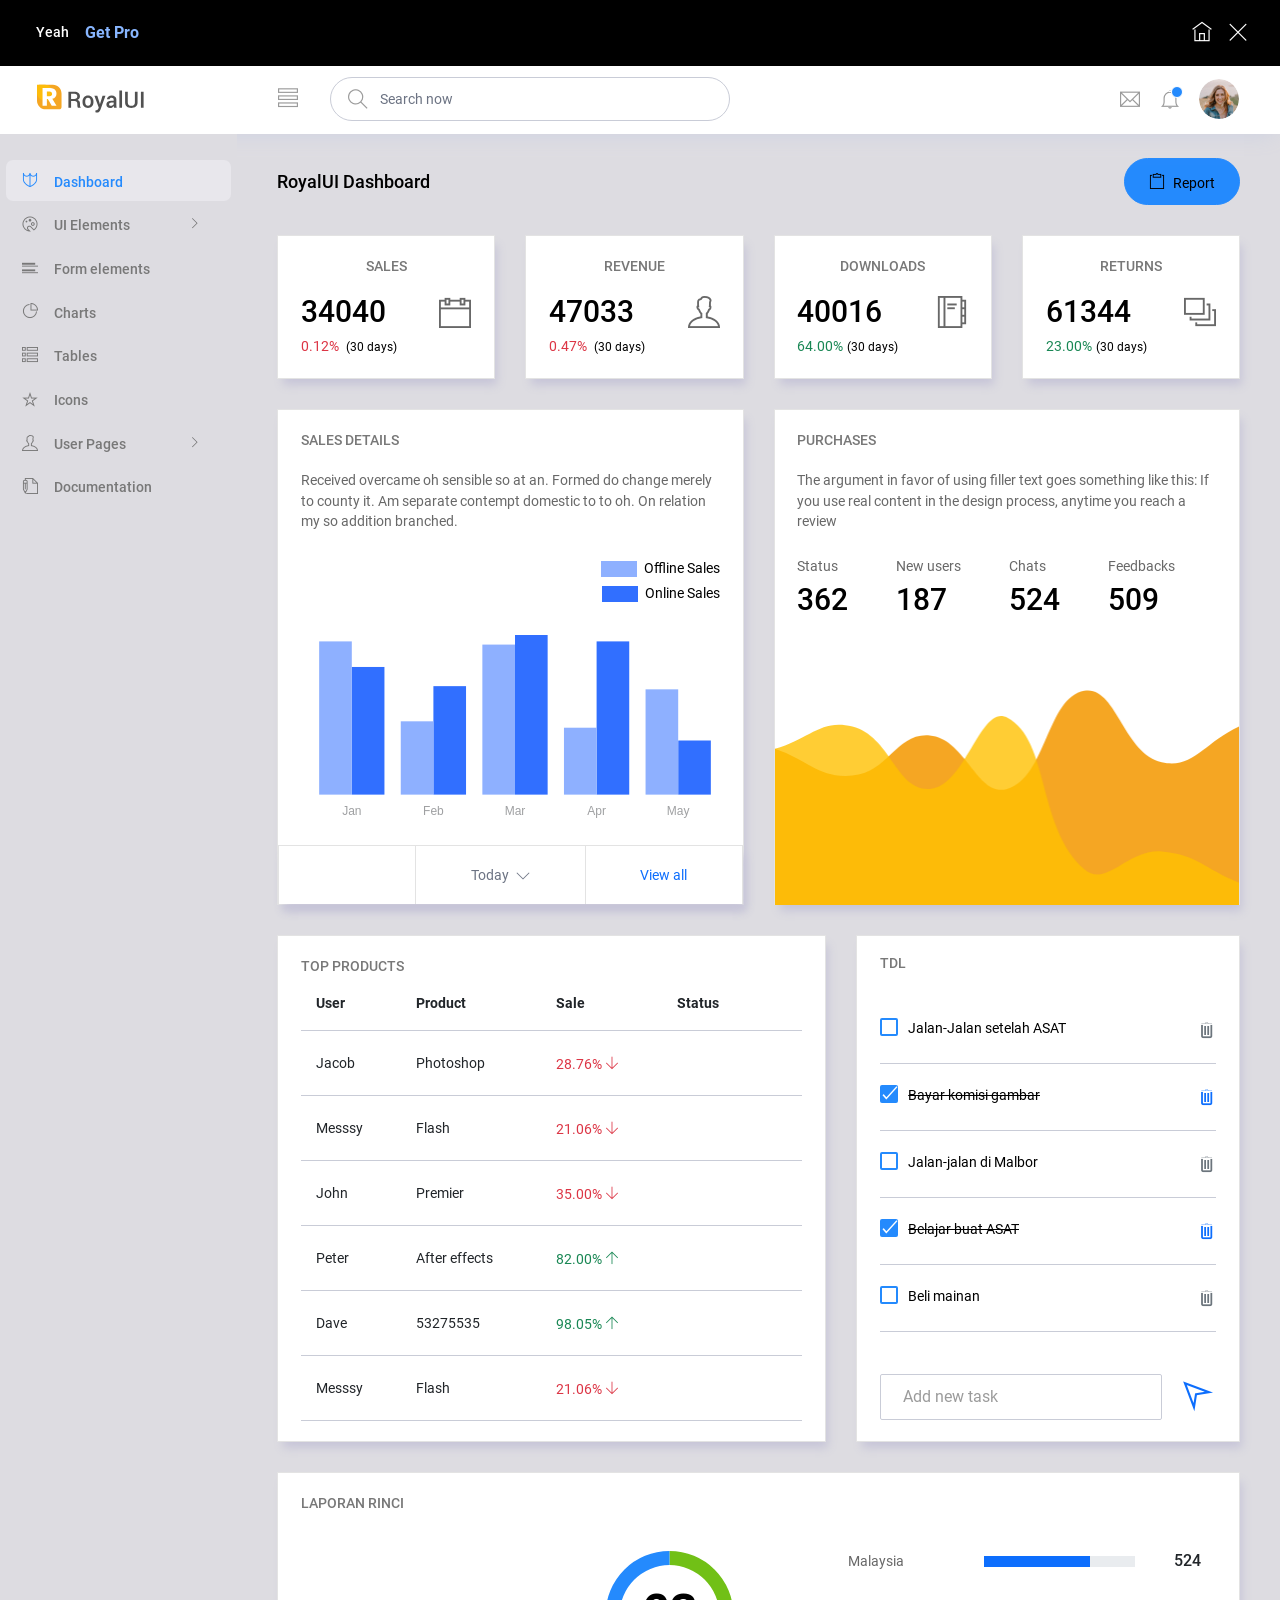
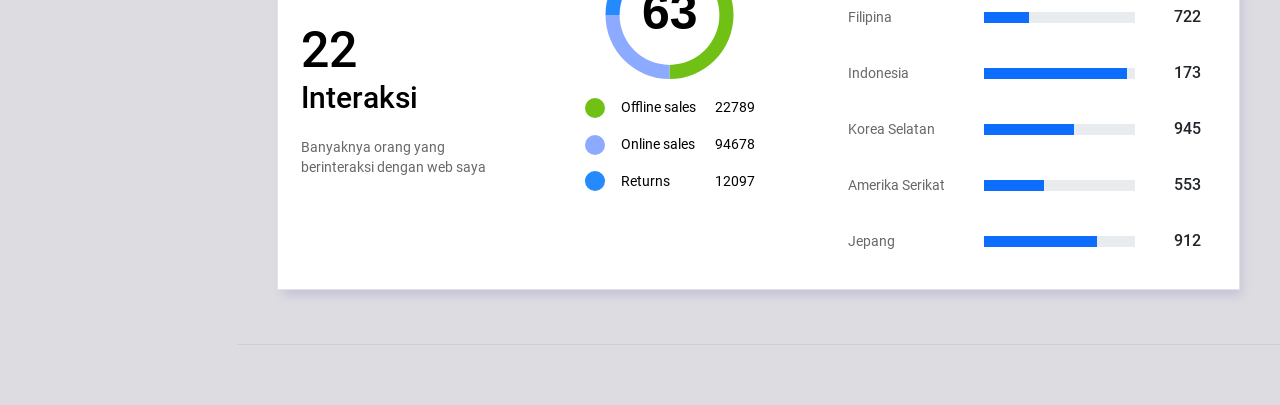
<file: admin/index.html>
<!DOCTYPE html>
<html lang="en">

<head>
  <!-- Required meta tags -->
  <meta charset="utf-8">
  <meta name="viewport" content="width=device-width, initial-scale=1, shrink-to-fit=no">
  <title>Admin</title>
  <!-- plugins:css -->
  <link rel="stylesheet" href="vendors/ti-icons/css/themify-icons.css">
  <link rel="stylesheet" href="vendors/base/vendor.bundle.base.css">
  <!-- endinject -->
  <!-- plugin css for this page -->
  <!-- End plugin css for this page -->
  <!-- inject:css -->
  <link rel="stylesheet" href="css/style.css">
  <!-- endinject -->
  <link rel="shortcut icon" href="images/favicon.png" />
</head>
<body>
  <div class="container-scroller">
    <div class="row p-0 m-0 proBanner" id="proBanner">
      <div class="col-md-12 p-0 m-0">
        <div class="card-body card-body-padding d-flex align-items-center justify-content-between">
          <div class="ps-lg-1">
            <div class="d-flex align-items-center justify-content-between">
              <p class="mb-0 font-weight-medium me-3 buy-now-text">Yeah</p>
              <a href="https://www.bootstrapdash.com/product/royalui/?utm_source=organic&utm_medium=banner&utm_campaign=buynow_demo" target="_blank" class="btn me-2 buy-now-btn border-0">Get Pro</a>
            </div>
          </div>
          <div class="d-flex align-items-center justify-content-between">
            <a href="https://www.bootstrapdash.com/product/royalui/"><i class="ti-home me-3 text-white"></i></a>
            <button id="bannerClose" class="btn border-0 p-0">
              <i class="ti-close text-white me-0"></i>
            </button>
          </div>
        </div>
      </div>
    </div>
    <!-- partial:partials/_navbar.html -->
    <nav class="navbar col-lg-12 col-12 p-0 fixed-top d-flex flex-row">
      <div class="text-center navbar-brand-wrapper d-flex align-items-center justify-content-center">
        <a class="navbar-brand brand-logo me-5" href="index.html"><img src="images/logo.svg" class="me-2" alt="logo"/></a>
        <a class="navbar-brand brand-logo-mini" href="index.html"><img src="images/logo-mini.svg" alt="logo"/></a>
      </div>
      <div class="navbar-menu-wrapper d-flex align-items-center justify-content-end">
        <button class="navbar-toggler navbar-toggler align-self-center" type="button" data-toggle="minimize">
          <span class="ti-view-list"></span>
        </button>
        <ul class="navbar-nav mr-lg-2">
          <li class="nav-item nav-search d-none d-lg-block">
            <div class="input-group">
              <div class="input-group-prepend hover-cursor" id="navbar-search-icon">
                <span class="input-group-text" id="search">
                  <i class="ti-search"></i>
                </span>
              </div>
              <input type="text" class="form-control" id="navbar-search-input" placeholder="Search now" aria-label="search" aria-describedby="search">
            </div>
          </li>
        </ul>
        <ul class="navbar-nav navbar-nav-right">
          <li class="nav-item dropdown me-1">
            <a class="nav-link count-indicator dropdown-toggle d-flex justify-content-center align-items-center" id="messageDropdown" href="#" data-bs-toggle="dropdown">
              <i class="ti-email mx-0"></i>
            </a>
            <div class="dropdown-menu dropdown-menu-right navbar-dropdown" aria-labelledby="messageDropdown">
              <p class="mb-0 font-weight-normal float-left dropdown-header">Messages</p>
              <a class="dropdown-item">
                <div class="item-thumbnail">
                    <img src="images/faces/face4.jpg" alt="image" class="profile-pic">
                </div>
                <div class="item-content flex-grow">
                  <h6 class="ellipsis font-weight-normal">David Grey
                  </h6>
                  <p class="font-weight-light small-text text-muted mb-0">
                    The meeting is cancelled
                  </p>
                </div>
              </a>
              <a class="dropdown-item">
                <div class="item-thumbnail">
                    <img src="images/faces/face2.jpg" alt="image" class="profile-pic">
                </div>
                <div class="item-content flex-grow">
                  <h6 class="ellipsis font-weight-normal">Tim Cook
                  </h6>
                  <p class="font-weight-light small-text text-muted mb-0">
                    New product launch
                  </p>
                </div>
              </a>
              <a class="dropdown-item">
                <div class="item-thumbnail">
                    <img src="images/faces/face3.jpg" alt="image" class="profile-pic">
                </div>
                <div class="item-content flex-grow">
                  <h6 class="ellipsis font-weight-normal"> Johnson
                  </h6>
                  <p class="font-weight-light small-text text-muted mb-0">
                    Upcoming board meeting
                  </p>
                </div>
              </a>
            </div>
          </li>
          <li class="nav-item dropdown">
            <a class="nav-link count-indicator dropdown-toggle" id="notificationDropdown" href="#" data-bs-toggle="dropdown">
              <i class="ti-bell mx-0"></i>
              <span class="count"></span>
            </a>
            <div class="dropdown-menu dropdown-menu-right navbar-dropdown" aria-labelledby="notificationDropdown">
              <p class="mb-0 font-weight-normal float-left dropdown-header">Notifications</p>
              <a class="dropdown-item">
                <div class="item-thumbnail">
                  <div class="item-icon bg-success">
                    <i class="ti-info-alt mx-0"></i>
                  </div>
                </div>
                <div class="item-content">
                  <h6 class="font-weight-normal">Application Error</h6>
                  <p class="font-weight-light small-text mb-0 text-muted">
                    Just now
                  </p>
                </div>
              </a>
              <a class="dropdown-item">
                <div class="item-thumbnail">
                  <div class="item-icon bg-warning">
                    <i class="ti-settings mx-0"></i>
                  </div>
                </div>
                <div class="item-content">
                  <h6 class="font-weight-normal">Settings</h6>
                  <p class="font-weight-light small-text mb-0 text-muted">
                    Private message
                  </p>
                </div>
              </a>
              <a class="dropdown-item">
                <div class="item-thumbnail">
                  <div class="item-icon bg-info">
                    <i class="ti-user mx-0"></i>
                  </div>
                </div>
                <div class="item-content">
                  <h6 class="font-weight-normal">New user registration</h6>
                  <p class="font-weight-light small-text mb-0 text-muted">
                    2 days ago
                  </p>
                </div>
              </a>
            </div>
          </li>
          <li class="nav-item nav-profile dropdown">
            <a class="nav-link dropdown-toggle" href="#" data-bs-toggle="dropdown" id="profileDropdown">
              <img src="images/faces/face28.jpg" alt="profile"/>
            </a>
            <div class="dropdown-menu dropdown-menu-right navbar-dropdown" aria-labelledby="profileDropdown">
              <a class="dropdown-item">
                <i class="ti-settings text-primary"></i>
                Settings
              </a>
              <a class="dropdown-item">
                <i class="ti-power-off text-primary"></i>
                Logout
              </a>
            </div>
          </li>
        </ul>
        <button class="navbar-toggler navbar-toggler-right d-lg-none align-self-center" type="button" data-toggle="offcanvas">
          <span class="ti-view-list"></span>
        </button>
      </div>
    </nav>
    <!-- partial -->
    <div class="container-fluid page-body-wrapper">
      <!-- partial:partials/_sidebar.html -->
      <nav class="sidebar sidebar-offcanvas" id="sidebar">
        <ul class="nav">
          <li class="nav-item">
            <a class="nav-link" href="index.html">
              <i class="ti-shield menu-icon"></i>
              <span class="menu-title">Dashboard</span>
            </a>
          </li>
          <li class="nav-item">
            <a class="nav-link" data-bs-toggle="collapse" href="#ui-basic" aria-expanded="false" aria-controls="ui-basic">
              <i class="ti-palette menu-icon"></i>
              <span class="menu-title">UI Elements</span>
              <i class="menu-arrow"></i>
            </a>
            <div class="collapse" id="ui-basic">
              <ul class="nav flex-column sub-menu">
                <li class="nav-item"> <a class="nav-link" href="pages/ui-features/buttons.html">Buttons</a></li>
                <li class="nav-item"> <a class="nav-link" href="pages/ui-features/typography.html">Typography</a></li>
              </ul>
            </div>
          </li>
          <li class="nav-item">
            <a class="nav-link" href="pages/forms/basic_elements.html">
              <i class="ti-layout-list-post menu-icon"></i>
              <span class="menu-title">Form elements</span>
            </a>
          </li>
          <li class="nav-item">
            <a class="nav-link" href="pages/charts/chartjs.html">
              <i class="ti-pie-chart menu-icon"></i>
              <span class="menu-title">Charts</span>
            </a>
          </li>
          <li class="nav-item">
            <a class="nav-link" href="pages/tables/basic-table.html">
              <i class="ti-view-list-alt menu-icon"></i>
              <span class="menu-title">Tables</span>
            </a>
          </li>
          <li class="nav-item">
            <a class="nav-link" href="pages/icons/themify.html">
              <i class="ti-star menu-icon"></i>
              <span class="menu-title">Icons</span>
            </a>
          </li>
          <li class="nav-item">
            <a class="nav-link" data-bs-toggle="collapse" href="#auth" aria-expanded="false" aria-controls="auth">
              <i class="ti-user menu-icon"></i>
              <span class="menu-title">User Pages</span>
              <i class="menu-arrow"></i>
            </a>
            <div class="collapse" id="auth">
              <ul class="nav flex-column sub-menu">
                <li class="nav-item"> <a class="nav-link" href="pages/samples/login.html"> Login </a></li>
                <li class="nav-item"> <a class="nav-link" href="pages/samples/login-2.html"> Login 2 </a></li>
                <li class="nav-item"> <a class="nav-link" href="pages/samples/register.html"> Register </a></li>
                <li class="nav-item"> <a class="nav-link" href="pages/samples/register-2.html"> Register 2 </a></li>
                <li class="nav-item"> <a class="nav-link" href="pages/samples/lock-screen.html"> Lockscreen </a></li>
              </ul>
            </div>
          </li>
          <li class="nav-item">
            <a class="nav-link" href="documentation/documentation.html">
              <i class="ti-write menu-icon"></i>
              <span class="menu-title">Documentation</span>
            </a>
          </li>
        </ul>
      </nav>
      <!-- partial -->
      <div class="main-panel">
        <div class="content-wrapper">
          <div class="row">
            <div class="col-md-12 grid-margin">
              <div class="d-flex justify-content-between align-items-center">
                <div>
                  <h4 class="font-weight-bold mb-0">RoyalUI Dashboard</h4>
                </div>
                <div>
                    <button type="button" class="btn btn-primary btn-icon-text btn-rounded">
                      <i class="ti-clipboard btn-icon-prepend"></i>Report
                    </button>
                </div>
              </div>
            </div>
          </div>
          <div class="row">
            <div class="col-md-3 grid-margin stretch-card">
              <div class="card">
                <div class="card-body">
                  <p class="card-title text-md-center text-xl-left">Sales</p>
                  <div class="d-flex flex-wrap justify-content-between justify-content-md-center justify-content-xl-between align-items-center">
                    <h3 class="mb-0 mb-md-2 mb-xl-0 order-md-1 order-xl-0">34040</h3>
                    <i class="ti-calendar icon-md text-muted mb-0 mb-md-3 mb-xl-0"></i>
                  </div>  
                  <p class="mb-0 mt-2 text-danger">0.12% <span class="text-black ms-1"><small>(30 days)</small></span></p>
                </div>
              </div>
            </div>
            <div class="col-md-3 grid-margin stretch-card">
              <div class="card">
                <div class="card-body">
                  <p class="card-title text-md-center text-xl-left">Revenue</p>
                  <div class="d-flex flex-wrap justify-content-between justify-content-md-center justify-content-xl-between align-items-center">
                    <h3 class="mb-0 mb-md-2 mb-xl-0 order-md-1 order-xl-0">47033</h3>
                    <i class="ti-user icon-md text-muted mb-0 mb-md-3 mb-xl-0"></i>
                  </div>  
                  <p class="mb-0 mt-2 text-danger">0.47% <span class="text-black ms-1"><small>(30 days)</small></span></p>
                </div>
              </div>
            </div>
            <div class="col-md-3 grid-margin stretch-card">
              <div class="card">
                <div class="card-body">
                  <p class="card-title text-md-center text-xl-left">Downloads</p>
                  <div class="d-flex flex-wrap justify-content-between justify-content-md-center justify-content-xl-between align-items-center">
                    <h3 class="mb-0 mb-md-2 mb-xl-0 order-md-1 order-xl-0">40016</h3>
                    <i class="ti-agenda icon-md text-muted mb-0 mb-md-3 mb-xl-0"></i>
                  </div>  
                  <p class="mb-0 mt-2 text-success">64.00%<span class="text-black ms-1"><small>(30 days)</small></span></p>
                </div>
              </div>
            </div>
            <div class="col-md-3 grid-margin stretch-card">
              <div class="card">
                <div class="card-body">
                  <p class="card-title text-md-center text-xl-left">Returns</p>
                  <div class="d-flex flex-wrap justify-content-between justify-content-md-center justify-content-xl-between align-items-center">
                    <h3 class="mb-0 mb-md-2 mb-xl-0 order-md-1 order-xl-0">61344</h3>
                    <i class="ti-layers-alt icon-md text-muted mb-0 mb-md-3 mb-xl-0"></i>
                  </div>  
                  <p class="mb-0 mt-2 text-success">23.00%<span class="text-black ms-1"><small>(30 days)</small></span></p>
                </div>
              </div>
            </div>
          </div>
          <div class="row">
            <div class="col-md-6 grid-margin stretch-card">
              <div class="card">
                <div class="card-body">
                  <p class="card-title">Sales details</p>
                  <p class="text-muted font-weight-light">Received overcame oh sensible so at an. Formed do change merely to county it. Am separate contempt domestic to to oh. On relation my so addition branched.</p>
                  <div id="sales-legend" class="chartjs-legend mt-4 mb-2"></div>
                  <canvas id="sales-chart"></canvas>
                </div>
                <div class="card border-right-0 border-left-0 border-bottom-0">
                  <div class="d-flex justify-content-center justify-content-md-end">
                    <div class="dropdown flex-md-grow-1 flex-xl-grow-0">
                      <button class="btn btn-lg btn-outline-light dropdown-toggle rounded-0 border-top-0 border-bottom-0" type="button" id="dropdownMenuDate2" data-bs-toggle="dropdown" aria-haspopup="true" aria-expanded="true">
                        Today
                      </button>
                      <div class="dropdown-menu dropdown-menu-right" aria-labelledby="dropdownMenuDate2">
                        <a class="dropdown-item" href="#">January - March</a>
                        <a class="dropdown-item" href="#">March - June</a>
                        <a class="dropdown-item" href="#">June - August</a>
                        <a class="dropdown-item" href="#">August - November</a>
                      </div>
                    </div>
                    <button class="btn btn-lg btn-outline-light text-primary rounded-0 border-0 d-none d-md-block" type="button"> View all </button>
                  </div>
                </div>
              </div>
            </div>
            <div class="col-md-6 grid-margin stretch-card">
              <div class="card border-bottom-0">
                <div class="card-body pb-0">
                  <p class="card-title">Purchases</p>
                  <p class="text-muted font-weight-light">The argument in favor of using filler text goes something like this: If you use real content in the design process, anytime you reach a review</p>
                  <div class="d-flex flex-wrap mb-5">
                    <div class="me-5 mt-3">
                      <p class="text-muted">Status</p>
                      <h3>362</h3>
                    </div>
                    <div class="me-5 mt-3">
                      <p class="text-muted">New users</p>
                      <h3>187</h3>
                    </div>
                    <div class="me-5 mt-3">
                      <p class="text-muted">Chats</p>
                      <h3>524</h3>
                    </div>
                    <div class="mt-3">
                      <p class="text-muted">Feedbacks</p>
                      <h3>509</h3>
                    </div> 
                  </div>
                </div>
                <canvas id="order-chart" class="w-100"></canvas>
              </div>
            </div>
          </div>
          <div class="row">
            <div class="col-md-7 grid-margin stretch-card">
              <div class="card">
                <div class="card-body">
                  <p class="card-title mb-0">Top Products</p>
                  <div class="table-responsive">
                    <table class="table table-hover">
                      <thead>
                        <tr>
                          <th>User</th>
                          <th>Product</th>
                          <th>Sale</th>
                          <th>Status</th>
                        </tr>
                      </thead>
                      <tbody>
                        <tr>
                          <td>Jacob</td>
                          <td>Photoshop</td>
                          <td class="text-danger"> 28.76% <i class="ti-arrow-down"></i></td>
                          <td><label class="badge badge-danger">Pending</label></td>
                        </tr>
                        <tr>
                          <td>Messsy</td>
                          <td>Flash</td>
                          <td class="text-danger"> 21.06% <i class="ti-arrow-down"></i></td>
                          <td><label class="badge badge-warning">In progress</label></td>
                        </tr>
                        <tr>
                          <td>John</td>
                          <td>Premier</td>
                          <td class="text-danger"> 35.00% <i class="ti-arrow-down"></i></td>
                          <td><label class="badge badge-info">Fixed</label></td>
                        </tr>
                        <tr>
                          <td>Peter</td>
                          <td>After effects</td>
                          <td class="text-success"> 82.00% <i class="ti-arrow-up"></i></td>
                          <td><label class="badge badge-success">Completed</label></td>
                        </tr>
                        <tr>
                          <td>Dave</td>
                          <td>53275535</td>
                          <td class="text-success"> 98.05% <i class="ti-arrow-up"></i></td>
                          <td><label class="badge badge-warning">In progress</label></td>
                        </tr>
                        <tr>
                          <td>Messsy</td>
                          <td>Flash</td>
                          <td class="text-danger"> 21.06% <i class="ti-arrow-down"></i></td>
                          <td><label class="badge badge-info">Fixed</label></td>
                        </tr>
                      </tbody>
                    </table>
                  </div>
                </div>
              </div>
            </div>
            <div class="col-md-5 grid-margin stretch-card">
							<div class="card">
								<div class="card-body">
									<h4 class="card-title">TDL</h4>
									<div class="list-wrapper pt-2">
										<ul class="d-flex flex-column-reverse todo-list todo-list-custom">
											<li>
												<div class="form-check form-check-flat">
													<label class="form-check-label">
														<input class="checkbox" type="checkbox">
														Beli mainan
													</label>
												</div>
												<i class="remove ti-trash"></i>
											</li>
											<li class="completed">
												<div class="form-check form-check-flat">
													<label class="form-check-label">
														<input class="checkbox" type="checkbox" checked>
														Belajar buat ASAT
													</label>
												</div>
												<i class="remove ti-trash"></i>
											</li>
											<li>
												<div class="form-check form-check-flat">
													<label class="form-check-label">
														<input class="checkbox" type="checkbox">
														Jalan-jalan di Malbor
													</label>
												</div>
												<i class="remove ti-trash"></i>
											</li>
											<li class="completed">
												<div class="form-check form-check-flat">
													<label class="form-check-label">
														<input class="checkbox" type="checkbox" checked>
														Bayar komisi gambar
													</label>
												</div>
												<i class="remove ti-trash"></i>
											</li>
											<li>
												<div class="form-check form-check-flat">
													<label class="form-check-label">
														<input class="checkbox" type="checkbox">
														Jalan-Jalan setelah ASAT
													</label>
												</div>
												<i class="remove ti-trash"></i>
											</li>
										</ul>
                  </div>
                  <div class="add-items d-flex mb-0 mt-4">
										<input type="text" class="form-control todo-list-input me-2"  placeholder="Add new task">
										<button class="add btn btn-icon text-primary todo-list-add-btn bg-transparent"><i class="ti-location-arrow"></i></button>
									</div>
								</div>
							</div>
            </div>
          </div>
          <div class="row">
            <div class="col-md-12 grid-margin stretch-card">
              <div class="card position-relative">
                <div class="card-body">
                  <p class="card-title">Laporan Rinci</p>
                  <div class="row">
                    <div class="col-md-12 col-xl-3 d-flex flex-column justify-content-center">
                      <div class="ml-xl-4">
                        <h1>22</h1>
                        <h3 class="font-weight-light mb-xl-4">Interaksi</h3>
                        <p class="text-muted mb-2 mb-xl-0">Banyaknya orang yang berinteraksi dengan web saya</p>
                      </div>  
                    </div>
                    <div class="col-md-12 col-xl-9">
                      <div class="row">
                        <div class="col-md-6 mt-3 col-xl-5">
                          <canvas id="north-america-chart"></canvas>
                          <div id="north-america-legend"></div>
                        </div>
                        <div class="col-md-6 col-xl-7">
                          <div class="table-responsive mb-3 mb-md-0">
                            <table class="table table-borderless report-table">
                              <tr>
                                <td class="text-muted">Malaysia</td>
                                <td class="w-100 px-0">
                                  <div class="progress progress-md mx-4">
                                    <div class="progress-bar bg-primary" role="progressbar" style="width: 70%" aria-valuenow="70" aria-valuemin="0" aria-valuemax="100"></div>
                                  </div>
                                </td>
                                <td><h5 class="font-weight-bold mb-0">524</h5></td>
                              </tr>
                              <tr>
                                <td class="text-muted">Filipina</td>
                                <td class="w-100 px-0">
                                  <div class="progress progress-md mx-4">
                                    <div class="progress-bar bg-primary" role="progressbar" style="width: 30%" aria-valuenow="30" aria-valuemin="0" aria-valuemax="100"></div>
                                  </div>
                                </td>
                                <td><h5 class="font-weight-bold mb-0">722</h5></td>
                              </tr>
                              <tr>
                                <td class="text-muted">Indonesia</td>
                                <td class="w-100 px-0">
                                  <div class="progress progress-md mx-4">
                                    <div class="progress-bar bg-primary" role="progressbar" style="width: 95%" aria-valuenow="95" aria-valuemin="0" aria-valuemax="100"></div>
                                  </div>
                                </td>
                                <td><h5 class="font-weight-bold mb-0">173</h5></td>
                              </tr>
                              <tr>
                                <td class="text-muted">Korea Selatan</td>
                                <td class="w-100 px-0">
                                  <div class="progress progress-md mx-4">
                                    <div class="progress-bar bg-primary" role="progressbar" style="width: 60%" aria-valuenow="60" aria-valuemin="0" aria-valuemax="100"></div>
                                  </div>
                                </td>
                                <td><h5 class="font-weight-bold mb-0">945</h5></td>
                              </tr>
                              <tr>
                                <td class="text-muted">Amerika Serikat</td>
                                <td class="w-100 px-0">
                                  <div class="progress progress-md mx-4">
                                    <div class="progress-bar bg-primary" role="progressbar" style="width: 40%" aria-valuenow="40" aria-valuemin="0" aria-valuemax="100"></div>
                                  </div>
                                </td>
                                <td><h5 class="font-weight-bold mb-0">553</h5></td>
                              </tr>
                              <tr>
                                <td class="text-muted">Jepang</td>
                                <td class="w-100 px-0">
                                  <div class="progress progress-md mx-4">
                                    <div class="progress-bar bg-primary" role="progressbar" style="width: 75%" aria-valuenow="75" aria-valuemin="0" aria-valuemax="100"></div>
                                  </div>
                                </td>
                                <td><h5 class="font-weight-bold mb-0">912</h5></td>
                              </tr>
                            </table>
                          </div>
                        </div>
                      </div>
                    </div>
                  </div>
                </div>
              </div>
            </div>
          </div>
        </div>
        <!-- content-wrapper ends -->
        <!-- partial:partials/_footer.html -->
        <footer class="footer">
          </div>
        </footer>
        <!-- partial -->
      </div>
      <!-- main-panel ends -->
    </div>
    <!-- page-body-wrapper ends -->
  </div>
  <!-- container-scroller -->

  <!-- plugins:js -->
  <script src="vendors/base/vendor.bundle.base.js"></script>
  <!-- endinject -->
  <!-- Plugin js for this page-->
  <script src="vendors/chart.js/Chart.min.js"></script>
  <script src="js/jquery.cookie.js" type="text/javascript"></script>
  <!-- End plugin js for this page-->
  <!-- inject:js -->
  <script src="js/off-canvas.js"></script>
  <script src="js/hoverable-collapse.js"></script>
  <script src="js/template.js"></script>
  <script src="js/todolist.js"></script>
  <!-- endinject -->
  <!-- Custom js for this page-->
  <script src="js/dashboard.js"></script>
  <!-- End custom js for this page-->
</body>

</html>
</file>
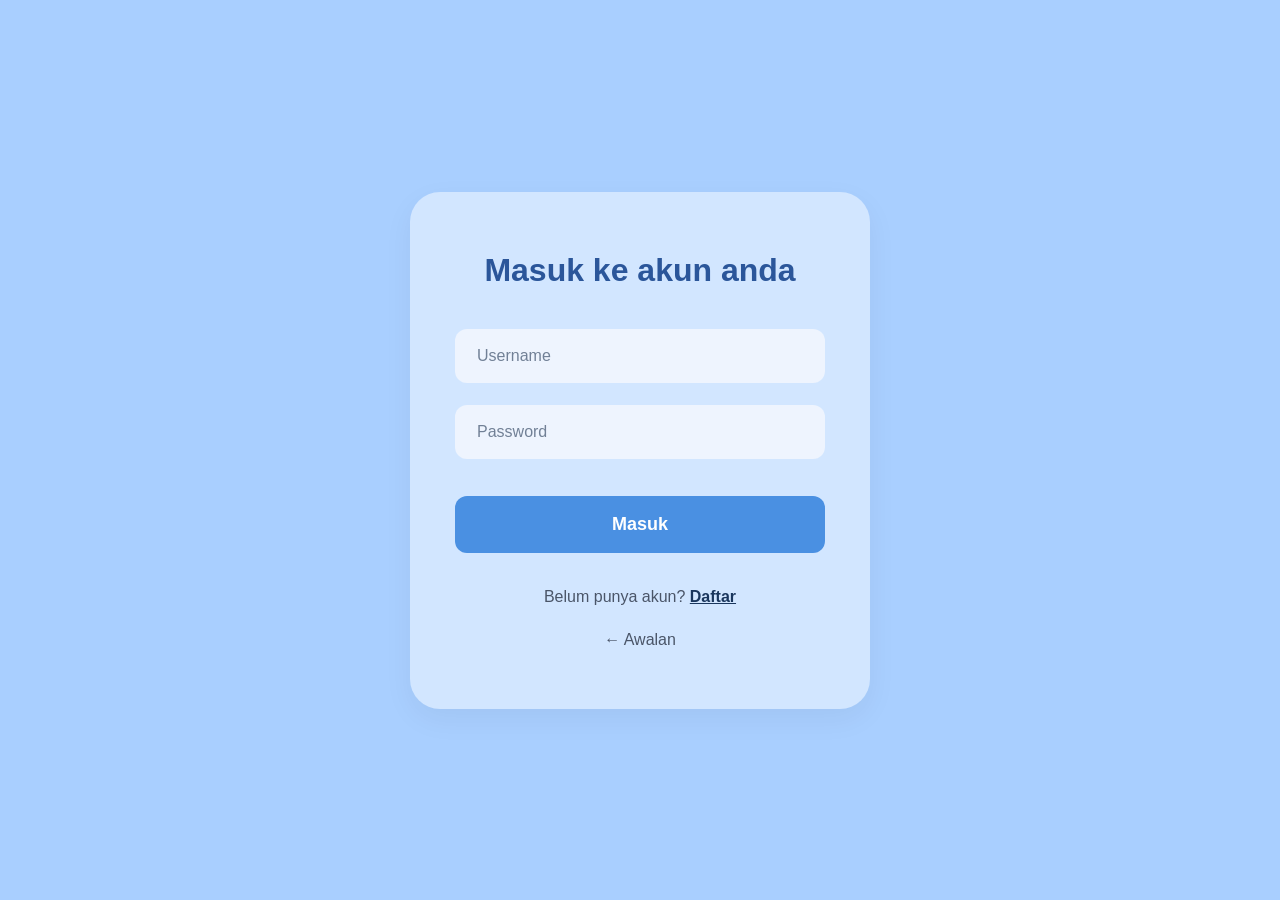
<file: login/index.html>
<!DOCTYPE html>
<html lang="en">
<head>
    <meta charset="UTF-8">
    <meta name="viewport" content="width=device-width, initial-scale=1.0">
    <title>LogIn</title>
    <style>
        /* ========================================================
           CSS ASLI KAMU (FIX STRUKTUR & TIDAK MEPET)
           ======================================================== */
        * { 
            margin: 0; 
            padding: 0; 
            box-sizing: border-box; 
            font-family: 'Segoe UI', Tahoma, Geneva, Verdana, sans-serif; 
        }
        
        body {
            background-color: #a9cfff; 
            height: 100vh;
            display: flex;
            justify-content: center;
            align-items: center;
        }

        .login-card {
            background-color: #d2e6ff; 
            padding: 60px 45px; 
            border-radius: 30px; 
            width: 460px;
            text-align: center;
            box-shadow: 0 10px 30px rgba(0, 0, 0, 0.05);
        }

        h2 { 
            color: #2b569a; 
            font-size: 32px;
            margin-bottom: 40px; 
            font-weight: 700;
        }

        input {
            width: 100%;
            padding: 18px 22px;
            margin-bottom: 22px; 
            border: none;
            background: #eef4fe; 
            border-radius: 12px;
            outline: none;
            color: #333;
            font-size: 16px;
        }

        input::placeholder { 
            color: #718096; 
        }

        button {
            width: 100%;
            padding: 18px;
            background-color: #4a90e2; 
            border: none;
            color: white;
            font-weight: 700;
            font-size: 18px;
            border-radius: 12px;
            cursor: pointer;
            margin-top: 15px;
            margin-bottom: 35px; 
            transition: background 0.2s;
        }

        button:hover { 
            background-color: #357abd;
        }

        .switch-text { 
            font-size: 16px; 
            color: #4a5568; 
            margin-bottom: 25px;
        }

        .switch-text span { 
            color: #1a365d; 
            cursor: pointer; 
            font-weight: 700; 
            text-decoration: underline; 
        }

        .back-link { 
            display: inline-block; 
            font-size: 16px; 
            color: #4a5568; 
            text-decoration: none; 
        }

        .back-link:hover { 
            color: #000; 
        }

        .info-message {
            font-size: 14px;
            margin-top: -12px;
            margin-bottom: 15px;
            display: none;
            font-weight: 600;
            text-align: center;
        }
        .msg-error { color: #e53e3e; }
        .msg-success { color: #2f855a; }
    </style>
</head>
<body>

    <div class="login-card">
        
        <div id="loginSection">
            <h2>Masuk ke akun anda</h2>
            <input type="text" id="loginUser" placeholder="Username">
            <input type="password" id="loginPass" placeholder="Password">
            
            <button onclick="prosesLogin()">Masuk</button>
            <div id="loginError" class="info-message msg-error">Salah!</div>
            
            <p class="switch-text">Belum punya akun? <span onclick="pindahForm()">Daftar</span></p>
        </div>

        <div id="registerSection" style="display: none;">
            <h2>Daftar Akun</h2>
            <input type="text" id="regUser" placeholder="Username">
            <input type="email" id="regEmail" placeholder="Email"> 
            <input type="password" id="regPass" placeholder="Password">
            
            <button onclick="prosesRegister()">Daftar</button>
            <div id="regError" class="info-message msg-error">Diisi!</div>
            <div id="regSuccess" class="info-message msg-success">Berhasil! Mengalihkan...</div>
            
            <p class="switch-text">Sudah punya akun? <span onclick="pindahForm()">Login</span></p>
        </div>

        <a href="../index.html" class="back-link">← Awalan</a>
    </div>

    <script>
        function pindahForm() {
            const login = document.getElementById("loginSection");
            const register = document.getElementById("registerSection");
            
            document.getElementById("loginError").style.display = "none";
            document.getElementById("regError").style.display = "none";
            document.getElementById("regSuccess").style.display = "none";

            if (login.style.display === "none") {
                login.style.display = "block";
                register.style.display = "none";
            } else {
                login.style.display = "none";
                register.style.display = "block";
            }
        }

        // Menyimpan data ke dalam List/Array biar tidak saling menimpa akun lama
        function prosesRegister() {
            const user = document.getElementById("regUser").value.trim();
            const email = document.getElementById("regEmail").value.trim();
            const pass = document.getElementById("regPass").value.trim();
            const errBox = document.getElementById("regError");
            const successBox = document.getElementById("regSuccess");

            if (user === "" || email === "" || pass === "") {
                errBox.textContent = "Diisi!";
                errBox.style.display = "block";
                successBox.style.display = "none";
                return;
            }

            // Ambil data list user yang sudah ada, jika belum ada buat array kosong []
            let listUser = JSON.parse(localStorage.getItem("indeks_user")) || [];

            // Cek apakah username sudah dipakai orang lain
            const userSudahAda = listUser.some(akun => akun.username.toLowerCase() === user.toLowerCase());
            if (userSudahAda) {
                errBox.textContent = "Username ini sudah terdaftar!";
                errBox.style.display = "block";
                successBox.style.display = "none";
                return;
            }

            // Masukkan akun baru ke dalam list (Tanpa menghapus yang lama)
            listUser.push({
                username: user,
                email: email,
                password: pass
            });

            // Simpan kembali daftarnya ke memory browser
            localStorage.setItem("indeks_user", JSON.stringify(listUser));

            // Bersihkan kotak input
            document.getElementById("regUser").value = "";
            document.getElementById("regEmail").value = "";
            document.getElementById("regPass").value = "";
            
            errBox.style.display = "none";
            successBox.style.display = "block";
            
            setTimeout(pindahForm, 1000);
        }

        // PERBAIKAN: Sekarang bisa langsung masuk pakai akun default "heri" (123)
        function prosesLogin() {
            const userMasuk = document.getElementById("loginUser").value.trim();
            const passMasuk = document.getElementById("loginPass").value.trim();
            const errBox = document.getElementById("loginError");

            let listUser = JSON.parse(localStorage.getItem("indeks_user")) || [];

            // Cari apakah username dan password yang diinput ada di dalam list pendaftaran
            const akunDitemukan = listUser.find(akun => akun.username === userMasuk && akun.password === passMasuk);

            // LOGIKA BARU: Jika akun ketemu di pendaftaran ATAU inputnya adalah heri & 123, maka lolos login
            if (akunDitemukan || (userMasuk === "heri" && passMasuk === "123")) {
                localStorage.setItem("loggedInUser", userMasuk);
                window.location.href = "../index.html"; 
            } else {
                errBox.style.display = "block"; 
            }
        }
    </script>
</body>
</html>
</file>
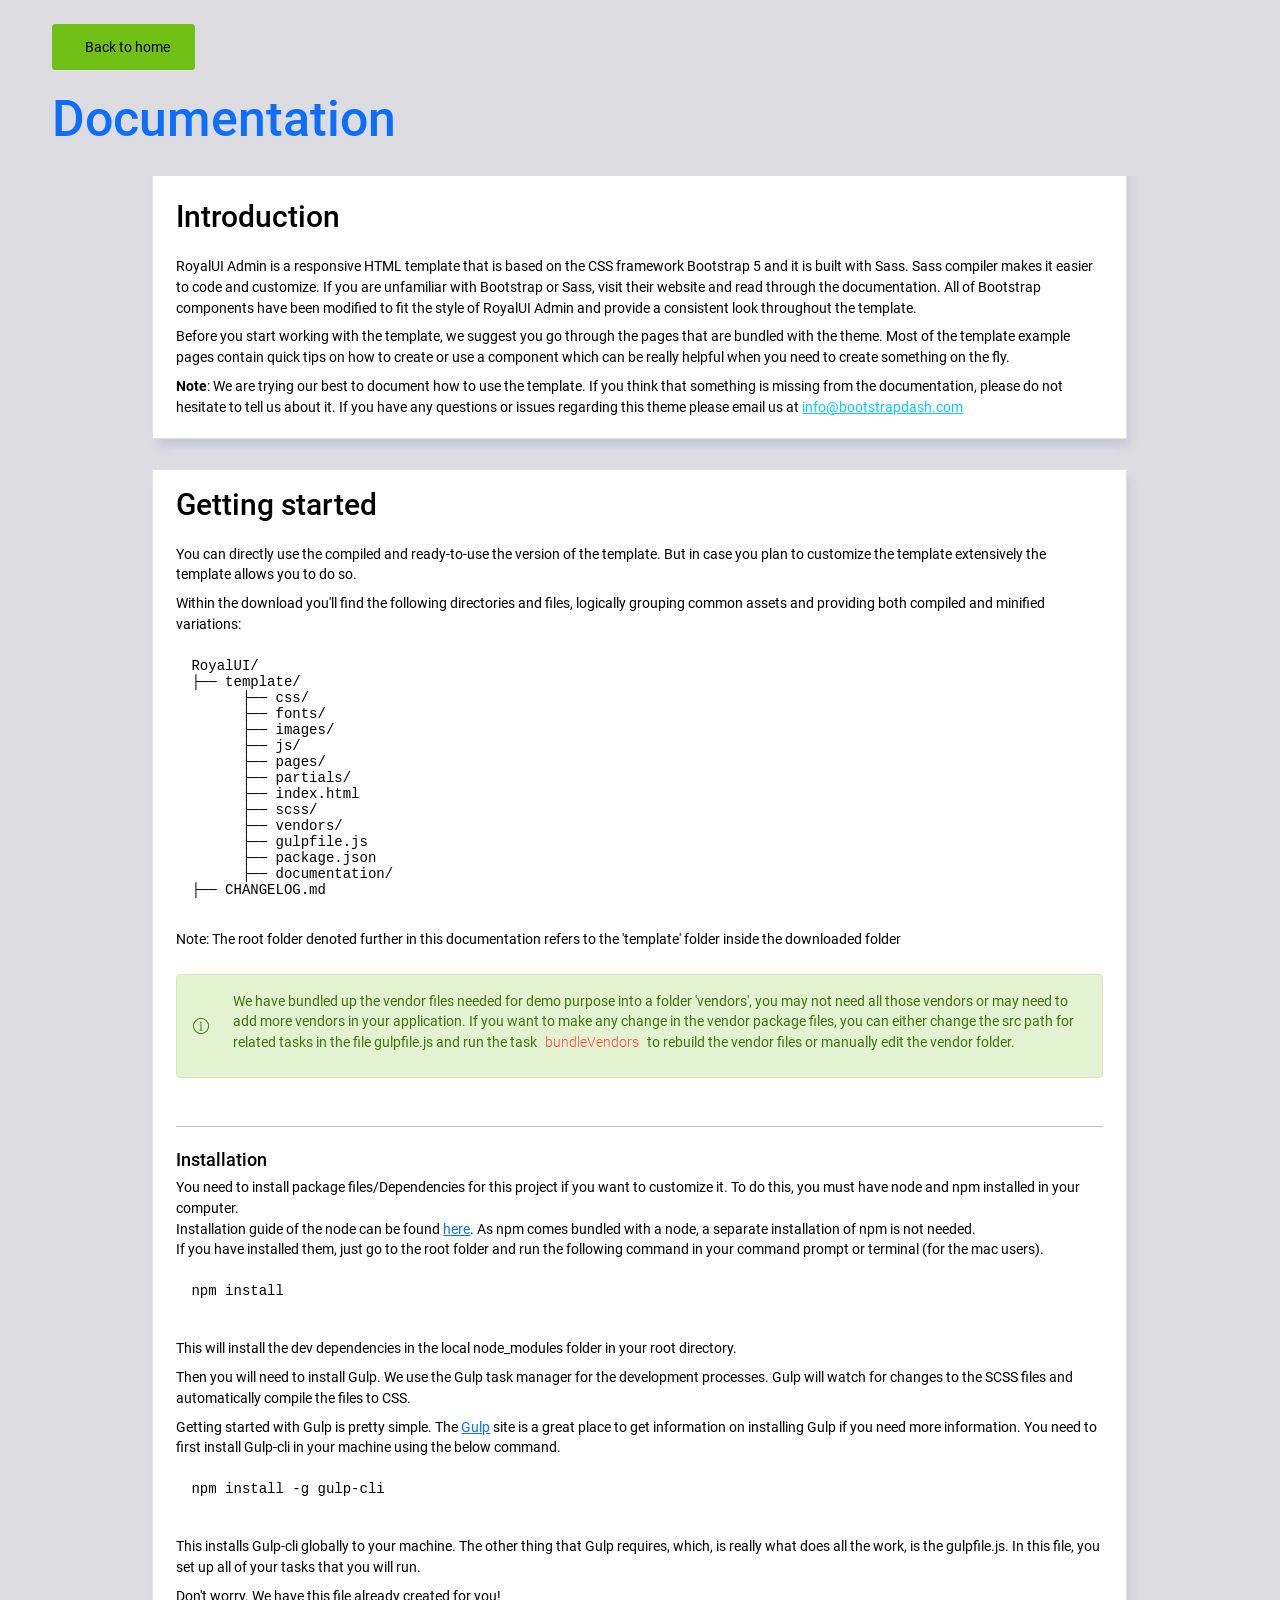
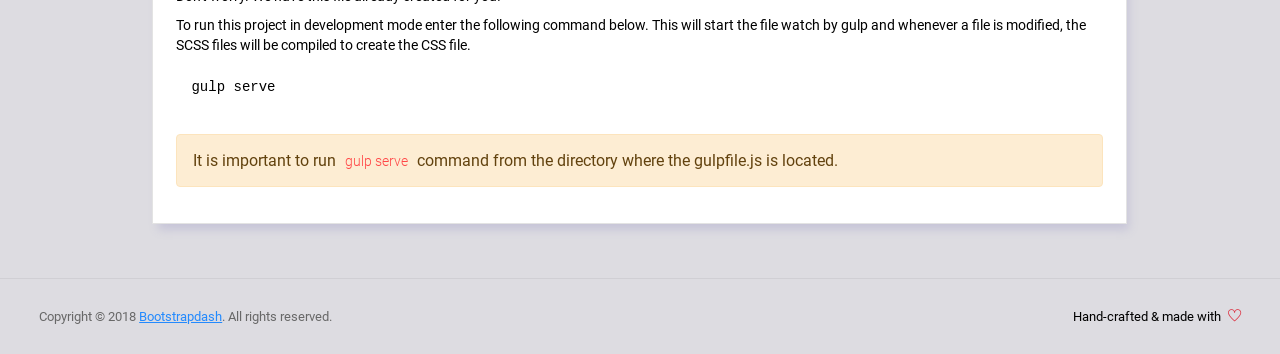
<file: admin/documentation/documentation.html>
<!DOCTYPE html>
<html lang="en">

<head>
  <!-- Required meta tags -->
  <meta charset="utf-8">
  <meta name="viewport" content="width=device-width, initial-scale=1, shrink-to-fit=no">
  <title>RoyalUI Admin Dashboard</title>
  <!-- plugins:css -->
  <link rel="stylesheet" href="../vendors/ti-icons/css/themify-icons.css">
  <link rel="stylesheet" href="../vendors/base/vendor.bundle.base.css">
  <!-- endinject -->
  <!-- plugin css for this page -->
  <!-- End plugin css for this page -->
  <!-- inject:css -->
  <link rel="stylesheet" href="../css/style.css">
  <!-- endinject -->
  <link rel="shortcut icon" href="../images/favicon.png" />
</head>

<body>
  <div class="container-scroller">
    <div class="container-fluid page-body-wrapper full-page-wrapper">
      <div class="main-panel w-100  documentation">
        <div class="content-wrapper">
          <div class="container-fluid">
            <div class="row">
              <div class="col-12 doc-header">
                <a class="btn btn-success" href="../index.html"><i class="mdi mdi-home me-2"></i>Back to home</a>
                <h1 class="text-primary mt-4">Documentation</h1>
              </div>
            </div>
            <div class="row doc-content">
              <div class="col-12 col-md-10 offset-md-1">
                <div class="col-12 grid-margin" id="doc-intro">
                    <div class="card">
                        <div class="card-body">
                            <h3 class="mb-4 mt-4">Introduction</h3>
                            <p>RoyalUI Admin is a responsive HTML template that is based on the CSS framework Bootstrap 5 and it is built with Sass. Sass compiler makes it easier to code and customize. If you are unfamiliar with Bootstrap or Sass, visit their
                                website and read through the documentation. All of Bootstrap components have been modified to fit the style of RoyalUI Admin and provide a consistent look throughout the template.</p>
                            <p>Before you start working with the template, we suggest you go through the pages that are bundled with the theme. Most of the template example pages contain quick tips on how to create or use a component which can
                                be really helpful when you need to create something on the fly.</p>
                            <p class="d-inline"><strong>Note</strong>: We are trying our best to document how to use the template. If you think that something is missing from the documentation, please do not hesitate to tell us about it. If you have any questions or issues regarding this theme please email us at <a class="d-inline text-info" href="mailto:info@bootstrapdash.com">info@bootstrapdash.com</a></p>
                        </div>
                    </div>
                </div>
                <div class="col-12 grid-margin" id="doc-started">
                    <div class="card">
                        <div class="card-body">
                            <h3 class="mb-4">Getting started</h3>
                            <p>You can directly use the compiled and ready-to-use the version of the template. But in case you plan to customize the template extensively the template allows you to do so.</p>
                            <p>Within the download you'll find the following directories and files, logically grouping common assets and providing both compiled and minified variations:</p>
                            <pre>
RoyalUI/
├── template/
      ├── css/
      ├── fonts/
      ├── images/
      ├── js/
      ├── pages/
      ├── partials/
      ├── index.html
      ├── scss/
      ├── vendors/
      ├── gulpfile.js
      ├── package.json                           
      ├── documentation/
├── CHANGELOG.md</pre>
                            <p class="mt-1">Note: The root folder denoted further in this documentation refers to the 'template' folder inside the downloaded folder</p>
                            <div class="alert alert-success mt-4 d-flex align-items-center" role="alert">
                              <i class="ti-info-alt me-4"></i>
                              <p>We have bundled up the vendor files needed for demo purpose into a folder 'vendors', you may not need all those vendors or may need to add more vendors in your application. If you want to make any change in the vendor package files, you can either change the src path for related tasks in the file gulpfile.js and run the task <code> bundleVendors </code> to rebuild the vendor files or manually edit the vendor folder.</p>
                            </div>
                            <hr class="mt-5">
                            <h4 class="mt-4">Installation</h4>
                            <p class="mb-0">
                              You need to install package files/Dependencies for this project if you want to customize it. To do this, you must have <span class="font-weight-bold">node and npm</span> installed in your computer.
                            </p>
                            <p class="mb-0">Installation guide of the node can be found <a href="https://nodejs.org/en/">here</a>. As npm comes bundled with a node, a separate installation of npm is not needed.</p>
                            <p>
                                If you have installed them, just go to the root folder and run the following command in your command prompt or terminal (for the mac users).
                            </p>
                            <pre class="shell-mode">
npm install</pre>
                            <p class="mt-4">
                              This will install the dev dependencies in the local <span class="font-weight-bold">node_modules</span> folder in your root directory.
                            </p>
                            <p class="mt-2">
                              Then you will need to install <span class="font-weight-bold">Gulp</span>. We use the Gulp task manager for the development processes. Gulp will watch for changes to the SCSS files and automatically compile the files to CSS.
                            </p>
                            <p>Getting started with Gulp is pretty simple. The <a href="https://gulpjs.com/" target="_blank">Gulp</a> site is a great place to get information on installing Gulp if you need more information. You need to first install Gulp-cli in your machine using the below command.</p>
                            <pre class="shell-mode">
npm install -g gulp-cli</pre>
                            <p class="mt-4">This installs Gulp-cli globally to your machine. The other thing that Gulp requires, which, is really what does all the work, is the gulpfile.js. In this file, you set up all of your tasks that you will run.</p>
                            <p>Don't worry. We have this file already created for you!</p>
                            <p>To run this project in development mode enter the following command below. This will start the file watch by gulp and whenever a file is modified, the SCSS files will be compiled to create the CSS file.</p>
<pre class="shell-mode">
gulp serve</pre>           
                            <div class="alert alert-warning mt-4" role="alert">
                              <i class="ti-info-alt-outline"></i>It is important to run <code>gulp serve</code> command from the directory where the gulpfile.js is located.
                            </div>
                        </div>
                    </div>
                </div>
              </div>
            </div>
          </div>
        </div>
        <!-- partial:../partials/_footer.html -->

        <footer class="footer">
          <div class="d-sm-flex justify-content-center justify-content-sm-between">
            <span class="text-muted text-center text-sm-left d-block d-sm-inline-block">Copyright © 2018 <a href="https://www.bootstrapdash.com/" target="_blank">Bootstrapdash</a>. All rights reserved.</span>
            <span class="float-none float-sm-right d-block mt-1 mt-sm-0 text-center">Hand-crafted & made with <i class="ti-heart text-danger ms-1"></i></span>
          </div>
        </footer>

        <!-- partial -->
      </div>
    </div>
  </div>
<!-- plugins:js -->
<script src="../vendors/base/vendor.bundle.base.js"></script>
<!-- endinject -->
<!-- inject:js -->
<script src="../js/off-canvas.js"></script>
<script src="../js/hoverable-collapse.js"></script>
<script src="../js/template.js"></script>
<script src="../js/todolist.js"></script>
<!-- endinject -->
<!-- Custom js for this page-->
<script src="../js/documentation.js"></script> 
<!-- End custom js for this page-->
</body>

</html>
</file>
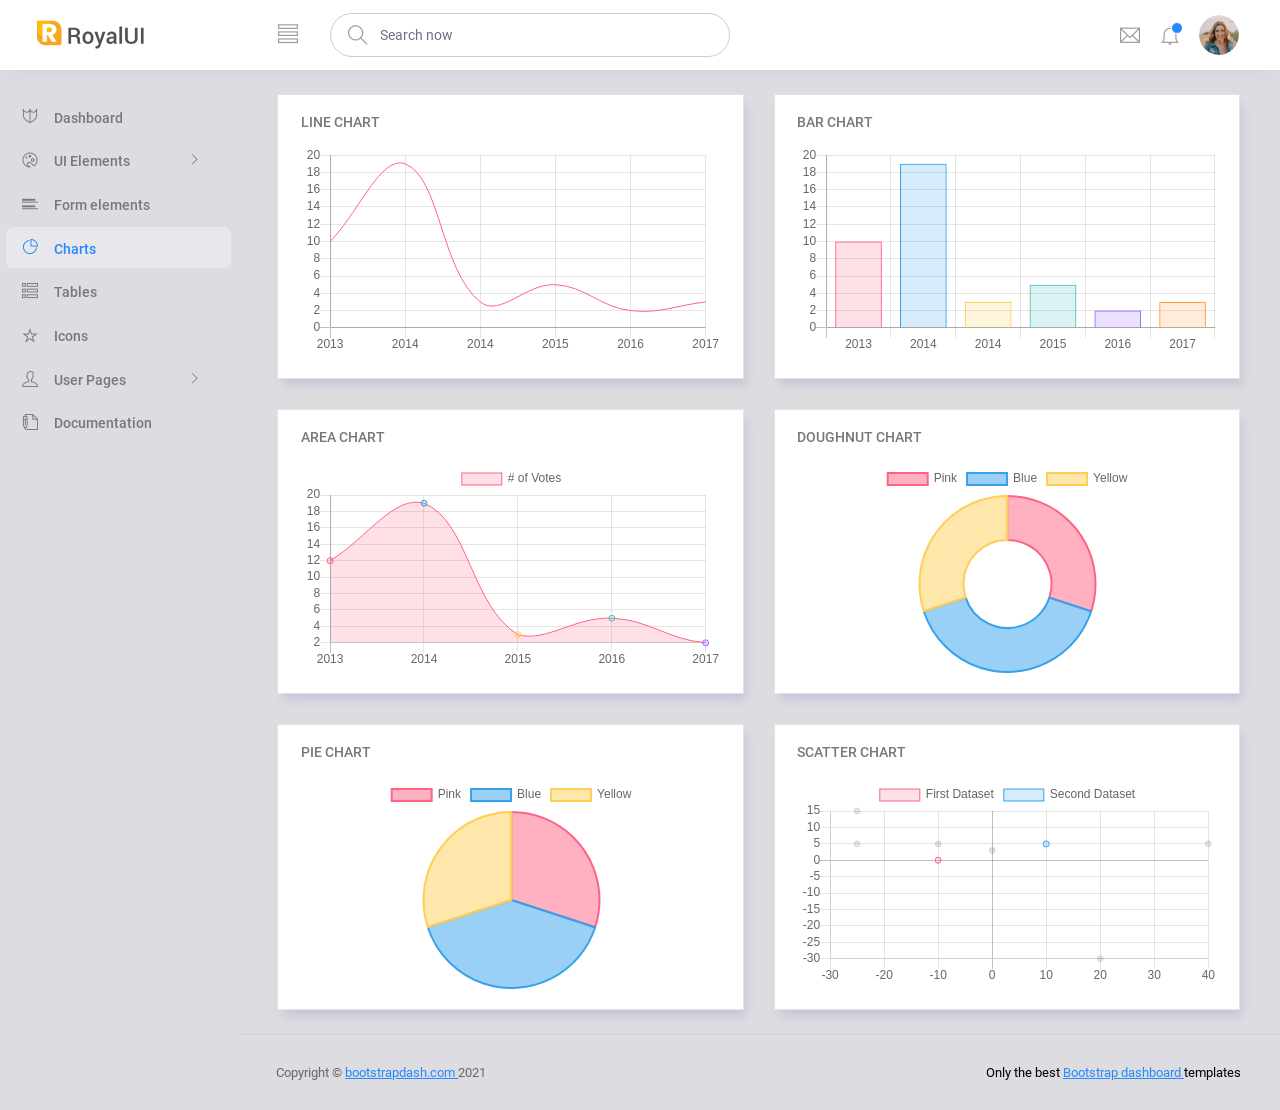
<file: admin/pages/charts/chartjs.html>
<!DOCTYPE html>
<html lang="en">

<head>
  <!-- Required meta tags -->
  <meta charset="utf-8">
  <meta name="viewport" content="width=device-width, initial-scale=1, shrink-to-fit=no">
  <title>RoyalUI Admin</title>
  <!-- plugins:css -->
  <link rel="stylesheet" href="../../vendors/ti-icons/css/themify-icons.css">
  <link rel="stylesheet" href="../../vendors/base/vendor.bundle.base.css">
  <!-- endinject -->
  <!-- inject:css -->
  <link rel="stylesheet" href="../../css/style.css">
  <!-- endinject -->
  <link rel="shortcut icon" href="../../images/favicon.png" />
</head>

<body>
  <div class="container-scroller">
    <!-- partial:../../partials/_navbar.html -->
    <nav class="navbar col-lg-12 col-12 p-0 fixed-top d-flex flex-row">
      <div class="text-center navbar-brand-wrapper d-flex align-items-center justify-content-center">
        <a class="navbar-brand brand-logo me-5" href="../../index.html"><img src="../../images/logo.svg" class="me-2" alt="logo"/></a>
        <a class="navbar-brand brand-logo-mini" href="../../index.html"><img src="../../images/logo-mini.svg" alt="logo"/></a>
      </div>
      <div class="navbar-menu-wrapper d-flex align-items-center justify-content-end">
        <button class="navbar-toggler navbar-toggler align-self-center" type="button" data-toggle="minimize">
          <span class="ti-view-list"></span>
        </button>
        <ul class="navbar-nav mr-lg-2">
          <li class="nav-item nav-search d-none d-lg-block">
            <div class="input-group">
              <div class="input-group-prepend hover-cursor" id="navbar-search-icon">
                <span class="input-group-text" id="search">
                  <i class="ti-search"></i>
                </span>
              </div>
              <input type="text" class="form-control" id="navbar-search-input" placeholder="Search now" aria-label="search" aria-describedby="search">
            </div>
          </li>
        </ul>
        <ul class="navbar-nav navbar-nav-right">
          <li class="nav-item dropdown me-1">
            <a class="nav-link count-indicator dropdown-toggle d-flex justify-content-center align-items-center" id="messageDropdown" href="#" data-bs-toggle="dropdown">
              <i class="ti-email mx-0"></i>
            </a>
            <div class="dropdown-menu dropdown-menu-right navbar-dropdown" aria-labelledby="messageDropdown">
              <p class="mb-0 font-weight-normal float-left dropdown-header">Messages</p>
              <a class="dropdown-item">
                <div class="item-thumbnail">
                    <img src="../../images/faces/face4.jpg" alt="image" class="profile-pic">
                </div>
                <div class="item-content flex-grow">
                  <h6 class="ellipsis font-weight-normal">David Grey
                  </h6>
                  <p class="font-weight-light small-text text-muted mb-0">
                    The meeting is cancelled
                  </p>
                </div>
              </a>
              <a class="dropdown-item">
                <div class="item-thumbnail">
                    <img src="../../images/faces/face2.jpg" alt="image" class="profile-pic">
                </div>
                <div class="item-content flex-grow">
                  <h6 class="ellipsis font-weight-normal">Tim Cook
                  </h6>
                  <p class="font-weight-light small-text text-muted mb-0">
                    New product launch
                  </p>
                </div>
              </a>
              <a class="dropdown-item">
                <div class="item-thumbnail">
                    <img src="../../images/faces/face3.jpg" alt="image" class="profile-pic">
                </div>
                <div class="item-content flex-grow">
                  <h6 class="ellipsis font-weight-normal"> Johnson
                  </h6>
                  <p class="font-weight-light small-text text-muted mb-0">
                    Upcoming board meeting
                  </p>
                </div>
              </a>
            </div>
          </li>
          <li class="nav-item dropdown">
            <a class="nav-link count-indicator dropdown-toggle" id="notificationDropdown" href="#" data-bs-toggle="dropdown">
              <i class="ti-bell mx-0"></i>
              <span class="count"></span>
            </a>
            <div class="dropdown-menu dropdown-menu-right navbar-dropdown" aria-labelledby="notificationDropdown">
              <p class="mb-0 font-weight-normal float-left dropdown-header">Notifications</p>
              <a class="dropdown-item">
                <div class="item-thumbnail">
                  <div class="item-icon bg-success">
                    <i class="ti-info-alt mx-0"></i>
                  </div>
                </div>
                <div class="item-content">
                  <h6 class="font-weight-normal">Application Error</h6>
                  <p class="font-weight-light small-text mb-0 text-muted">
                    Just now
                  </p>
                </div>
              </a>
              <a class="dropdown-item">
                <div class="item-thumbnail">
                  <div class="item-icon bg-warning">
                    <i class="ti-settings mx-0"></i>
                  </div>
                </div>
                <div class="item-content">
                  <h6 class="font-weight-normal">Settings</h6>
                  <p class="font-weight-light small-text mb-0 text-muted">
                    Private message
                  </p>
                </div>
              </a>
              <a class="dropdown-item">
                <div class="item-thumbnail">
                  <div class="item-icon bg-info">
                    <i class="ti-user mx-0"></i>
                  </div>
                </div>
                <div class="item-content">
                  <h6 class="font-weight-normal">New user registration</h6>
                  <p class="font-weight-light small-text mb-0 text-muted">
                    2 days ago
                  </p>
                </div>
              </a>
            </div>
          </li>
          <li class="nav-item nav-profile dropdown">
            <a class="nav-link dropdown-toggle" href="#" data-bs-toggle="dropdown" id="profileDropdown">
              <img src="../../images/faces/face28.jpg" alt="profile"/>
            </a>
            <div class="dropdown-menu dropdown-menu-right navbar-dropdown" aria-labelledby="profileDropdown">
              <a class="dropdown-item">
                <i class="ti-settings text-primary"></i>
                Settings
              </a>
              <a class="dropdown-item">
                <i class="ti-power-off text-primary"></i>
                Logout
              </a>
            </div>
          </li>
        </ul>
        <button class="navbar-toggler navbar-toggler-right d-lg-none align-self-center" type="button" data-toggle="offcanvas">
          <span class="ti-view-list"></span>
        </button>
      </div>
    </nav>
    <!-- partial -->
    <div class="container-fluid page-body-wrapper">
      <!-- partial:../../partials/_sidebar.html -->
      <nav class="sidebar sidebar-offcanvas" id="sidebar">
        <ul class="nav">
          <li class="nav-item">
            <a class="nav-link" href="../../index.html">
              <i class="ti-shield menu-icon"></i>
              <span class="menu-title">Dashboard</span>
            </a>
          </li>
          <li class="nav-item">
            <a class="nav-link" data-bs-toggle="collapse" href="#ui-basic" aria-expanded="false" aria-controls="ui-basic">
              <i class="ti-palette menu-icon"></i>
              <span class="menu-title">UI Elements</span>
              <i class="menu-arrow"></i>
            </a>
            <div class="collapse" id="ui-basic">
              <ul class="nav flex-column sub-menu">
                <li class="nav-item"> <a class="nav-link" href="../../pages/ui-features/buttons.html">Buttons</a></li>
                <li class="nav-item"> <a class="nav-link" href="../../pages/ui-features/typography.html">Typography</a></li>
              </ul>
            </div>
          </li>
          <li class="nav-item">
            <a class="nav-link" href="../../pages/forms/basic_elements.html">
              <i class="ti-layout-list-post menu-icon"></i>
              <span class="menu-title">Form elements</span>
            </a>
          </li>
          <li class="nav-item">
            <a class="nav-link" href="../../pages/charts/chartjs.html">
              <i class="ti-pie-chart menu-icon"></i>
              <span class="menu-title">Charts</span>
            </a>
          </li>
          <li class="nav-item">
            <a class="nav-link" href="../../pages/tables/basic-table.html">
              <i class="ti-view-list-alt menu-icon"></i>
              <span class="menu-title">Tables</span>
            </a>
          </li>
          <li class="nav-item">
            <a class="nav-link" href="../../pages/icons/themify.html">
              <i class="ti-star menu-icon"></i>
              <span class="menu-title">Icons</span>
            </a>
          </li>
          <li class="nav-item">
            <a class="nav-link" data-bs-toggle="collapse" href="#auth" aria-expanded="false" aria-controls="auth">
              <i class="ti-user menu-icon"></i>
              <span class="menu-title">User Pages</span>
              <i class="menu-arrow"></i>
            </a>
            <div class="collapse" id="auth">
              <ul class="nav flex-column sub-menu">
                <li class="nav-item"> <a class="nav-link" href="../../pages/samples/login.html"> Login </a></li>
                <li class="nav-item"> <a class="nav-link" href="../../pages/samples/login-2.html"> Login 2 </a></li>
                <li class="nav-item"> <a class="nav-link" href="../../pages/samples/register.html"> Register </a></li>
                <li class="nav-item"> <a class="nav-link" href="../../pages/samples/register-2.html"> Register 2 </a></li>
                <li class="nav-item"> <a class="nav-link" href="../../pages/samples/lock-screen.html"> Lockscreen </a></li>
              </ul>
            </div>
          </li>
          <li class="nav-item">
            <a class="nav-link" href="../../documentation/documentation.html">
              <i class="ti-write menu-icon"></i>
              <span class="menu-title">Documentation</span>
            </a>
          </li>
        </ul>
      </nav>
      <!-- partial -->
      <div class="main-panel">
        <div class="content-wrapper">
          <div class="row">
            <div class="col-lg-6 grid-margin stretch-card">
              <div class="card">
                <div class="card-body">
                  <h4 class="card-title">Line chart</h4>
                  <canvas id="lineChart"></canvas>
                </div>
              </div>
            </div>
            <div class="col-lg-6 grid-margin stretch-card">
              <div class="card">
                <div class="card-body">
                  <h4 class="card-title">Bar chart</h4>
                  <canvas id="barChart"></canvas>
                </div>
              </div>
            </div>
          </div>
          <div class="row">
            <div class="col-lg-6 grid-margin stretch-card">
              <div class="card">
                <div class="card-body">
                  <h4 class="card-title">Area chart</h4>
                  <canvas id="areaChart"></canvas>
                </div>
              </div>
            </div>
            <div class="col-lg-6 grid-margin stretch-card">
              <div class="card">
                <div class="card-body">
                  <h4 class="card-title">Doughnut chart</h4>
                  <canvas id="doughnutChart"></canvas>
                </div>
              </div>
            </div>
          </div>
          <div class="row">
            <div class="col-lg-6 grid-margin grid-margin-lg-0 stretch-card">
              <div class="card">
                <div class="card-body">
                  <h4 class="card-title">Pie chart</h4>
                  <canvas id="pieChart"></canvas>
                </div>
              </div>
            </div>
            <div class="col-lg-6 grid-margin grid-margin-lg-0 stretch-card">
              <div class="card">
                <div class="card-body">
                  <h4 class="card-title">Scatter chart</h4>
                  <canvas id="scatterChart"></canvas>
                </div>
              </div>
            </div>
          </div>
        </div>
        <!-- content-wrapper ends -->
        <!-- partial:../../partials/_footer.html -->
        <footer class="footer">
          <div class="d-sm-flex justify-content-center justify-content-sm-between">
            <span class="text-muted text-center text-sm-left d-block d-sm-inline-block">Copyright © <a href="https://www.bootstrapdash.com/" target="_blank">bootstrapdash.com </a>2021</span>
            <span class="float-none float-sm-right d-block mt-1 mt-sm-0 text-center">Only the best <a href="https://www.bootstrapdash.com/" target="_blank"> Bootstrap dashboard </a> templates</span>
          </div>
        </footer>
        <!-- partial -->
      </div>
      <!-- main-panel ends -->
    </div>
    <!-- page-body-wrapper ends -->
  </div>
  <!-- container-scroller -->
  <!-- plugins:js -->
  <script src="../../vendors/base/vendor.bundle.base.js"></script>
  <!-- endinject -->
  <!-- Plugin js for this page-->
  <script src="../../vendors/chart.js/Chart.min.js"></script>
  <!-- End plugin js for this page-->
  <!-- inject:js -->
  <script src="../../js/off-canvas.js"></script>
  <script src="../../js/hoverable-collapse.js"></script>
  <script src="../../js/template.js"></script>
  <script src="../../js/todolist.js"></script>
  <!-- endinject -->
  <!-- Custom js for this page-->
  <script src="../../js/chart.js"></script>
  <!-- End custom js for this page-->
</body>

</html>
</file>
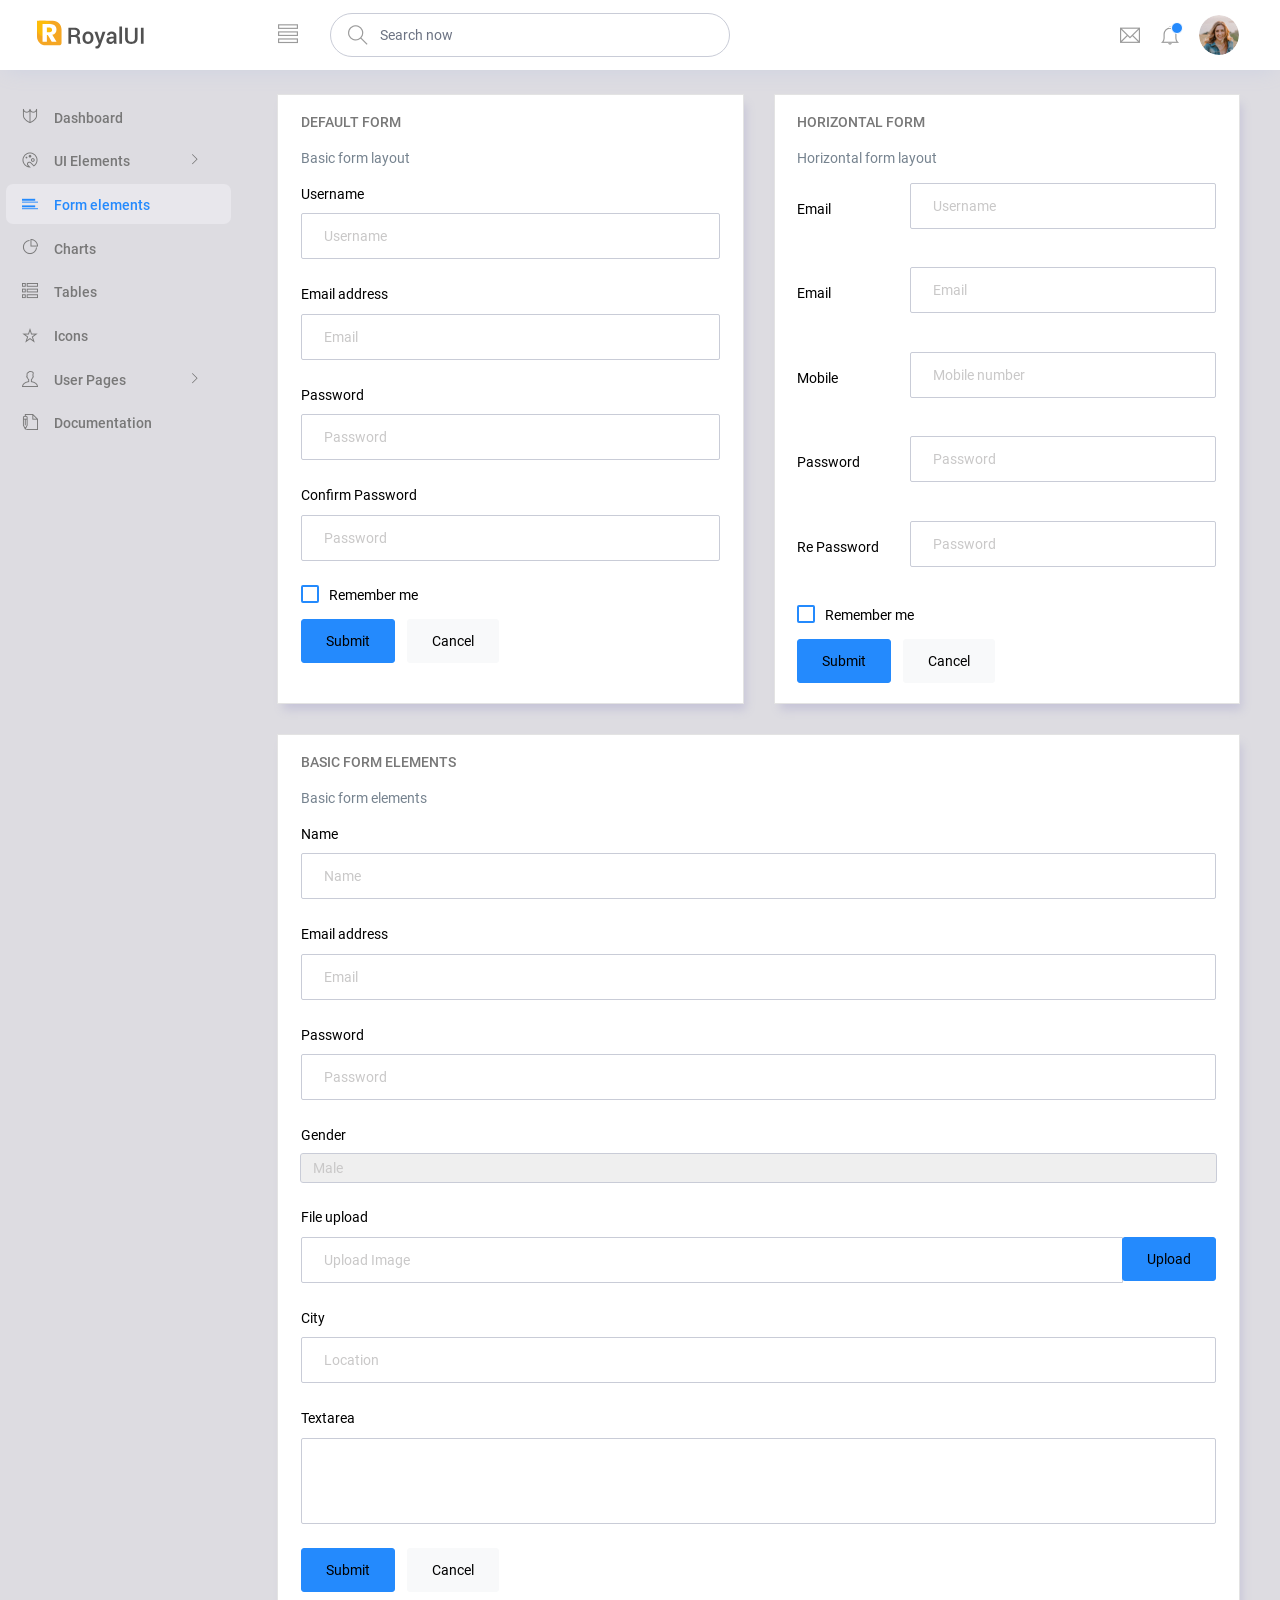
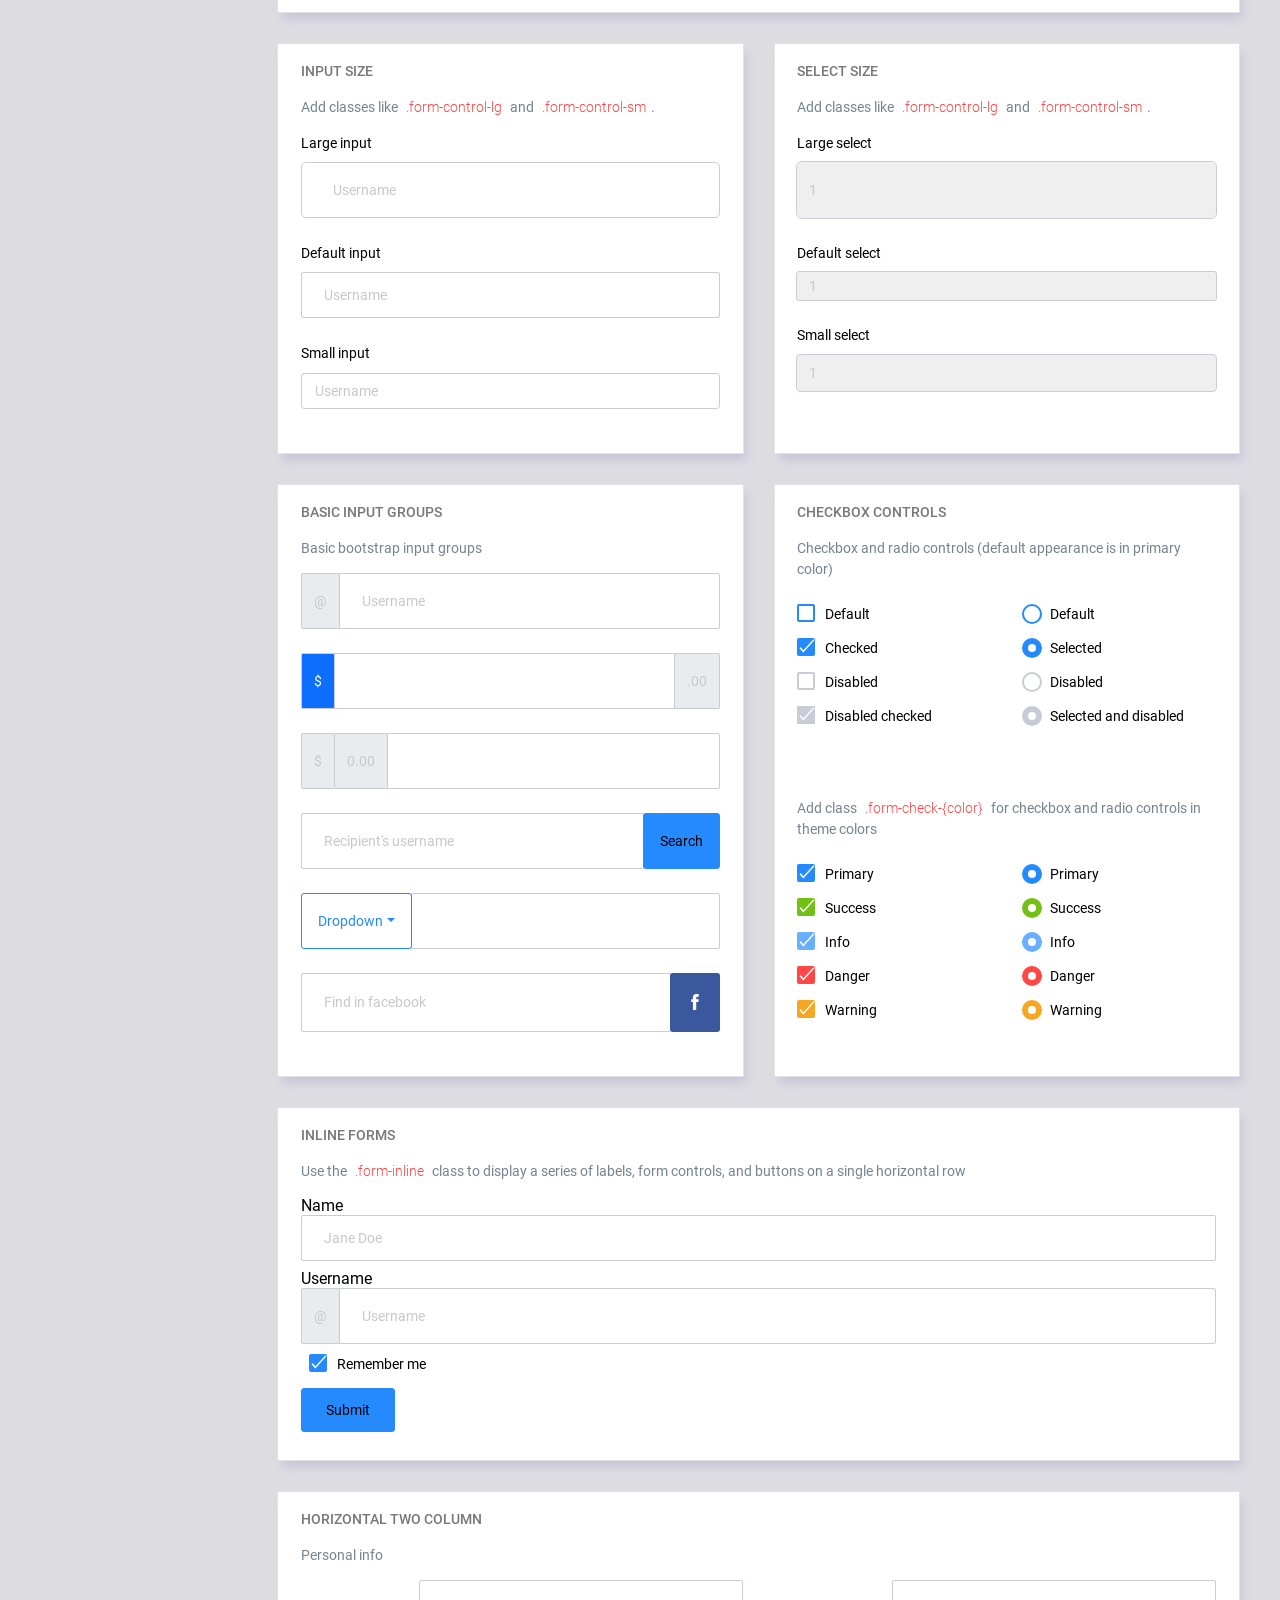
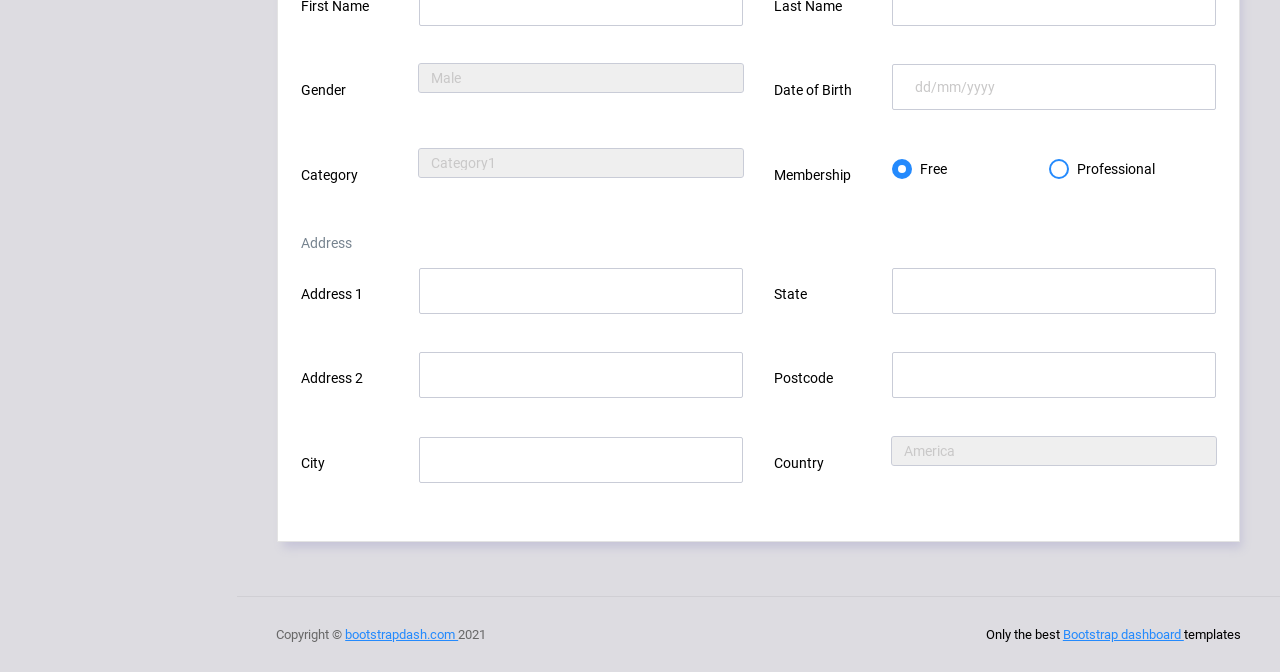
<file: admin/pages/forms/basic_elements.html>
<!DOCTYPE html>
<html lang="en">

<head>
  <!-- Required meta tags -->
  <meta charset="utf-8">
  <meta name="viewport" content="width=device-width, initial-scale=1, shrink-to-fit=no">
  <title>RoyalUI Admin</title>
  <!-- plugins:css -->
  <link rel="stylesheet" href="../../vendors/ti-icons/css/themify-icons.css">
  <link rel="stylesheet" href="../../vendors/base/vendor.bundle.base.css">
  <!-- endinject -->
  <!-- plugin css for this page -->
  <!-- End plugin css for this page -->
  <!-- inject:css -->
  <link rel="stylesheet" href="../../css/style.css">
  <!-- endinject -->
  <link rel="shortcut icon" href="../../images/favicon.png" />
</head>

<body>
  <div class="container-scroller">
    <!-- partial:../../partials/_navbar.html -->
    <nav class="navbar col-lg-12 col-12 p-0 fixed-top d-flex flex-row">
      <div class="text-center navbar-brand-wrapper d-flex align-items-center justify-content-center">
        <a class="navbar-brand brand-logo me-5" href="../../index.html"><img src="../../images/logo.svg" class="me-2" alt="logo"/></a>
        <a class="navbar-brand brand-logo-mini" href="../../index.html"><img src="../../images/logo-mini.svg" alt="logo"/></a>
      </div>
      <div class="navbar-menu-wrapper d-flex align-items-center justify-content-end">
        <button class="navbar-toggler navbar-toggler align-self-center" type="button" data-toggle="minimize">
          <span class="ti-view-list"></span>
        </button>
        <ul class="navbar-nav mr-lg-2">
          <li class="nav-item nav-search d-none d-lg-block">
            <div class="input-group">
              <div class="input-group-prepend hover-cursor" id="navbar-search-icon">
                <span class="input-group-text" id="search">
                  <i class="ti-search"></i>
                </span>
              </div>
              <input type="text" class="form-control" id="navbar-search-input" placeholder="Search now" aria-label="search" aria-describedby="search">
            </div>
          </li>
        </ul>
        <ul class="navbar-nav navbar-nav-right">
          <li class="nav-item dropdown me-1">
            <a class="nav-link count-indicator dropdown-toggle d-flex justify-content-center align-items-center" id="messageDropdown" href="#" data-bs-toggle="dropdown">
              <i class="ti-email mx-0"></i>
            </a>
            <div class="dropdown-menu dropdown-menu-right navbar-dropdown" aria-labelledby="messageDropdown">
              <p class="mb-0 font-weight-normal float-left dropdown-header">Messages</p>
              <a class="dropdown-item">
                <div class="item-thumbnail">
                    <img src="../../images/faces/face4.jpg" alt="image" class="profile-pic">
                </div>
                <div class="item-content flex-grow">
                  <h6 class="ellipsis font-weight-normal">David Grey
                  </h6>
                  <p class="font-weight-light small-text text-muted mb-0">
                    The meeting is cancelled
                  </p>
                </div>
              </a>
              <a class="dropdown-item">
                <div class="item-thumbnail">
                    <img src="../../images/faces/face2.jpg" alt="image" class="profile-pic">
                </div>
                <div class="item-content flex-grow">
                  <h6 class="ellipsis font-weight-normal">Tim Cook
                  </h6>
                  <p class="font-weight-light small-text text-muted mb-0">
                    New product launch
                  </p>
                </div>
              </a>
              <a class="dropdown-item">
                <div class="item-thumbnail">
                    <img src="../../images/faces/face3.jpg" alt="image" class="profile-pic">
                </div>
                <div class="item-content flex-grow">
                  <h6 class="ellipsis font-weight-normal"> Johnson
                  </h6>
                  <p class="font-weight-light small-text text-muted mb-0">
                    Upcoming board meeting
                  </p>
                </div>
              </a>
            </div>
          </li>
          <li class="nav-item dropdown">
            <a class="nav-link count-indicator dropdown-toggle" id="notificationDropdown" href="#" data-bs-toggle="dropdown">
              <i class="ti-bell mx-0"></i>
              <span class="count"></span>
            </a>
            <div class="dropdown-menu dropdown-menu-right navbar-dropdown" aria-labelledby="notificationDropdown">
              <p class="mb-0 font-weight-normal float-left dropdown-header">Notifications</p>
              <a class="dropdown-item">
                <div class="item-thumbnail">
                  <div class="item-icon bg-success">
                    <i class="ti-info-alt mx-0"></i>
                  </div>
                </div>
                <div class="item-content">
                  <h6 class="font-weight-normal">Application Error</h6>
                  <p class="font-weight-light small-text mb-0 text-muted">
                    Just now
                  </p>
                </div>
              </a>
              <a class="dropdown-item">
                <div class="item-thumbnail">
                  <div class="item-icon bg-warning">
                    <i class="ti-settings mx-0"></i>
                  </div>
                </div>
                <div class="item-content">
                  <h6 class="font-weight-normal">Settings</h6>
                  <p class="font-weight-light small-text mb-0 text-muted">
                    Private message
                  </p>
                </div>
              </a>
              <a class="dropdown-item">
                <div class="item-thumbnail">
                  <div class="item-icon bg-info">
                    <i class="ti-user mx-0"></i>
                  </div>
                </div>
                <div class="item-content">
                  <h6 class="font-weight-normal">New user registration</h6>
                  <p class="font-weight-light small-text mb-0 text-muted">
                    2 days ago
                  </p>
                </div>
              </a>
            </div>
          </li>
          <li class="nav-item nav-profile dropdown">
            <a class="nav-link dropdown-toggle" href="#" data-bs-toggle="dropdown" id="profileDropdown">
              <img src="../../images/faces/face28.jpg" alt="profile"/>
            </a>
            <div class="dropdown-menu dropdown-menu-right navbar-dropdown" aria-labelledby="profileDropdown">
              <a class="dropdown-item">
                <i class="ti-settings text-primary"></i>
                Settings
              </a>
              <a class="dropdown-item">
                <i class="ti-power-off text-primary"></i>
                Logout
              </a>
            </div>
          </li>
        </ul>
        <button class="navbar-toggler navbar-toggler-right d-lg-none align-self-center" type="button" data-toggle="offcanvas">
          <span class="ti-view-list"></span>
        </button>
      </div>
    </nav>
    <!-- partial -->
    <div class="container-fluid page-body-wrapper">
      <!-- partial:../../partials/_sidebar.html -->
      <nav class="sidebar sidebar-offcanvas" id="sidebar">
        <ul class="nav">
          <li class="nav-item">
            <a class="nav-link" href="../../index.html">
              <i class="ti-shield menu-icon"></i>
              <span class="menu-title">Dashboard</span>
            </a>
          </li>
          <li class="nav-item">
            <a class="nav-link" data-bs-toggle="collapse" href="#ui-basic" aria-expanded="false" aria-controls="ui-basic">
              <i class="ti-palette menu-icon"></i>
              <span class="menu-title">UI Elements</span>
              <i class="menu-arrow"></i>
            </a>
            <div class="collapse" id="ui-basic">
              <ul class="nav flex-column sub-menu">
                <li class="nav-item"> <a class="nav-link" href="../../pages/ui-features/buttons.html">Buttons</a></li>
                <li class="nav-item"> <a class="nav-link" href="../../pages/ui-features/typography.html">Typography</a></li>
              </ul>
            </div>
          </li>
          <li class="nav-item">
            <a class="nav-link" href="../../pages/forms/basic_elements.html">
              <i class="ti-layout-list-post menu-icon"></i>
              <span class="menu-title">Form elements</span>
            </a>
          </li>
          <li class="nav-item">
            <a class="nav-link" href="../../pages/charts/chartjs.html">
              <i class="ti-pie-chart menu-icon"></i>
              <span class="menu-title">Charts</span>
            </a>
          </li>
          <li class="nav-item">
            <a class="nav-link" href="../../pages/tables/basic-table.html">
              <i class="ti-view-list-alt menu-icon"></i>
              <span class="menu-title">Tables</span>
            </a>
          </li>
          <li class="nav-item">
            <a class="nav-link" href="../../pages/icons/themify.html">
              <i class="ti-star menu-icon"></i>
              <span class="menu-title">Icons</span>
            </a>
          </li>
          <li class="nav-item">
            <a class="nav-link" data-bs-toggle="collapse" href="#auth" aria-expanded="false" aria-controls="auth">
              <i class="ti-user menu-icon"></i>
              <span class="menu-title">User Pages</span>
              <i class="menu-arrow"></i>
            </a>
            <div class="collapse" id="auth">
              <ul class="nav flex-column sub-menu">
                <li class="nav-item"> <a class="nav-link" href="../../pages/samples/login.html"> Login </a></li>
                <li class="nav-item"> <a class="nav-link" href="../../pages/samples/login-2.html"> Login 2 </a></li>
                <li class="nav-item"> <a class="nav-link" href="../../pages/samples/register.html"> Register </a></li>
                <li class="nav-item"> <a class="nav-link" href="../../pages/samples/register-2.html"> Register 2 </a></li>
                <li class="nav-item"> <a class="nav-link" href="../../pages/samples/lock-screen.html"> Lockscreen </a></li>
              </ul>
            </div>
          </li>
          <li class="nav-item">
            <a class="nav-link" href="../../documentation/documentation.html">
              <i class="ti-write menu-icon"></i>
              <span class="menu-title">Documentation</span>
            </a>
          </li>
        </ul>
      </nav>
      <!-- partial -->
      <div class="main-panel">        
        <div class="content-wrapper">
          <div class="row">
            <div class="col-md-6 grid-margin stretch-card">
              <div class="card">
                <div class="card-body">
                  <h4 class="card-title">Default form</h4>
                  <p class="card-description">
                    Basic form layout
                  </p>
                  <form class="forms-sample">
                    <div class="form-group">
                      <label for="exampleInputUsername1">Username</label>
                      <input type="text" class="form-control" id="exampleInputUsername1" placeholder="Username">
                    </div>
                    <div class="form-group">
                      <label for="exampleInputEmail1">Email address</label>
                      <input type="email" class="form-control" id="exampleInputEmail1" placeholder="Email">
                    </div>
                    <div class="form-group">
                      <label for="exampleInputPassword1">Password</label>
                      <input type="password" class="form-control" id="exampleInputPassword1" placeholder="Password">
                    </div>
                    <div class="form-group">
                      <label for="exampleInputConfirmPassword1">Confirm Password</label>
                      <input type="password" class="form-control" id="exampleInputConfirmPassword1" placeholder="Password">
                    </div>
                    <div class="form-check form-check-flat form-check-primary">
                      <label class="form-check-label">
                        <input type="checkbox" class="form-check-input">
                        Remember me
                      </label>
                    </div>
                    <button type="submit" class="btn btn-primary me-2">Submit</button>
                    <button class="btn btn-light">Cancel</button>
                  </form>
                </div>
              </div>
            </div>
            <div class="col-md-6 grid-margin stretch-card">
              <div class="card">
                <div class="card-body">
                  <h4 class="card-title">Horizontal Form</h4>
                  <p class="card-description">
                    Horizontal form layout
                  </p>
                  <form class="forms-sample">
                    <div class="form-group row">
                      <label for="exampleInputUsername2" class="col-sm-3 col-form-label">Email</label>
                      <div class="col-sm-9">
                        <input type="text" class="form-control" id="exampleInputUsername2" placeholder="Username">
                      </div>
                    </div>
                    <div class="form-group row">
                      <label for="exampleInputEmail2" class="col-sm-3 col-form-label">Email</label>
                      <div class="col-sm-9">
                        <input type="email" class="form-control" id="exampleInputEmail2" placeholder="Email">
                      </div>
                    </div>
                    <div class="form-group row">
                      <label for="exampleInputMobile" class="col-sm-3 col-form-label">Mobile</label>
                      <div class="col-sm-9">
                        <input type="text" class="form-control" id="exampleInputMobile" placeholder="Mobile number">
                      </div>
                    </div>
                    <div class="form-group row">
                      <label for="exampleInputPassword2" class="col-sm-3 col-form-label">Password</label>
                      <div class="col-sm-9">
                        <input type="password" class="form-control" id="exampleInputPassword2" placeholder="Password">
                      </div>
                    </div>
                    <div class="form-group row">
                      <label for="exampleInputConfirmPassword2" class="col-sm-3 col-form-label">Re Password</label>
                      <div class="col-sm-9">
                        <input type="password" class="form-control" id="exampleInputConfirmPassword2" placeholder="Password">
                      </div>
                    </div>
                    <div class="form-check form-check-flat form-check-primary">
                      <label class="form-check-label">
                        <input type="checkbox" class="form-check-input">
                        Remember me
                      </label>
                    </div>
                    <button type="submit" class="btn btn-primary me-2">Submit</button>
                    <button class="btn btn-light">Cancel</button>
                  </form>
                </div>
              </div>
            </div>
            <div class="col-12 grid-margin stretch-card">
              <div class="card">
                <div class="card-body">
                  <h4 class="card-title">Basic form elements</h4>
                  <p class="card-description">
                    Basic form elements
                  </p>
                  <form class="forms-sample">
                    <div class="form-group">
                      <label for="exampleInputName1">Name</label>
                      <input type="text" class="form-control" id="exampleInputName1" placeholder="Name">
                    </div>
                    <div class="form-group">
                      <label for="exampleInputEmail3">Email address</label>
                      <input type="email" class="form-control" id="exampleInputEmail3" placeholder="Email">
                    </div>
                    <div class="form-group">
                      <label for="exampleInputPassword4">Password</label>
                      <input type="password" class="form-control" id="exampleInputPassword4" placeholder="Password">
                    </div>
                    <div class="form-group">
                      <label for="exampleSelectGender">Gender</label>
                        <select class="form-control" id="exampleSelectGender">
                          <option>Male</option>
                          <option>Female</option>
                        </select>
                      </div>
                    <div class="form-group">
                      <label>File upload</label>
                      <input type="file" name="img[]" class="file-upload-default">
                      <div class="input-group col-xs-12">
                        <input type="text" class="form-control file-upload-info" disabled placeholder="Upload Image">
                        <span class="input-group-append">
                          <button class="file-upload-browse btn btn-primary" type="button">Upload</button>
                        </span>
                      </div>
                    </div>
                    <div class="form-group">
                      <label for="exampleInputCity1">City</label>
                      <input type="text" class="form-control" id="exampleInputCity1" placeholder="Location">
                    </div>
                    <div class="form-group">
                      <label for="exampleTextarea1">Textarea</label>
                      <textarea class="form-control" id="exampleTextarea1" rows="4"></textarea>
                    </div>
                    <button type="submit" class="btn btn-primary me-2">Submit</button>
                    <button class="btn btn-light">Cancel</button>
                  </form>
                </div>
              </div>
            </div>
            <div class="col-md-6 grid-margin stretch-card">
              <div class="card">
                <div class="card-body">
                  <h4 class="card-title">Input size</h4>
                  <p class="card-description">
                    Add classes like <code>.form-control-lg</code> and <code>.form-control-sm</code>.
                  </p>
                  <div class="form-group">
                    <label>Large input</label>
                    <input type="text" class="form-control form-control-lg" placeholder="Username" aria-label="Username">
                  </div>
                  <div class="form-group">
                    <label>Default input</label>
                    <input type="text" class="form-control" placeholder="Username" aria-label="Username">
                  </div>
                  <div class="form-group">
                    <label>Small input</label>
                    <input type="text" class="form-control form-control-sm" placeholder="Username" aria-label="Username">
                  </div>
                </div>
              </div>
            </div>
            <div class="col-md-6 grid-margin stretch-card">
              <div class="card">
                <div class="card-body">
                  <h4 class="card-title">Select size</h4>
                  <p class="card-description">
                    Add classes like <code>.form-control-lg</code> and <code>.form-control-sm</code>.                    
                  </p>
                  <div class="form-group">
                    <label for="exampleFormControlSelect1">Large select</label>
                    <select class="form-control form-control-lg" id="exampleFormControlSelect1">
                      <option>1</option>
                      <option>2</option>
                      <option>3</option>
                      <option>4</option>
                      <option>5</option>
                    </select>
                  </div>
                  <div class="form-group">
                    <label for="exampleFormControlSelect2">Default select</label>
                    <select class="form-control" id="exampleFormControlSelect2">
                      <option>1</option>
                      <option>2</option>
                      <option>3</option>
                      <option>4</option>
                      <option>5</option>
                    </select>
                  </div>
                  <div class="form-group">
                    <label for="exampleFormControlSelect3">Small select</label>
                    <select class="form-control form-control-sm" id="exampleFormControlSelect3">
                      <option>1</option>
                      <option>2</option>
                      <option>3</option>
                      <option>4</option>
                      <option>5</option>
                    </select>
                  </div>
                </div>
              </div>
            </div>
            <div class="col-md-6 grid-margin stretch-card">
              <div class="card">
                <div class="card-body">
                  <h4 class="card-title">Basic input groups</h4>
                  <p class="card-description">
                    Basic bootstrap input groups
                  </p>
                  <div class="form-group">
                    <div class="input-group">
                      <div class="input-group-prepend">
                        <span class="input-group-text">@</span>
                      </div>
                      <input type="text" class="form-control" placeholder="Username" aria-label="Username">
                    </div>
                  </div>
                  <div class="form-group">
                    <div class="input-group">
                      <div class="input-group-prepend">
                        <span class="input-group-text bg-primary text-white">$</span>
                      </div>
                      <input type="text" class="form-control" aria-label="Amount (to the nearest dollar)">
                      <div class="input-group-append">
                        <span class="input-group-text">.00</span>
                      </div>
                    </div>
                  </div>
                  <div class="form-group">
                    <div class="input-group">
                      <div class="input-group-prepend">
                        <span class="input-group-text">$</span>
                      </div>
                      <div class="input-group-prepend">
                        <span class="input-group-text">0.00</span>
                      </div>
                      <input type="text" class="form-control" aria-label="Amount (to the nearest dollar)">
                    </div>
                  </div>
                  <div class="form-group">
                    <div class="input-group">
                      <input type="text" class="form-control" placeholder="Recipient's username" aria-label="Recipient's username">
                      <div class="input-group-append">
                        <button class="btn btn-sm btn-primary" type="button">Search</button>
                      </div>
                    </div>
                  </div>
                  <div class="form-group">
                    <div class="input-group">
                      <div class="input-group-prepend">
                        <button class="btn btn-sm btn-outline-primary dropdown-toggle" type="button" data-bs-toggle="dropdown" aria-haspopup="true" aria-expanded="false">Dropdown</button>
                        <div class="dropdown-menu">
                          <a class="dropdown-item" href="#">Action</a>
                          <a class="dropdown-item" href="#">Another action</a>
                          <a class="dropdown-item" href="#">Something else here</a>
                          <div role="separator" class="dropdown-divider"></div>
                          <a class="dropdown-item" href="#">Separated link</a>
                        </div>
                      </div>
                      <input type="text" class="form-control" aria-label="Text input with dropdown button">
                    </div>
                  </div>
                  <div class="form-group">
                    <div class="input-group">
                      <input type="text" class="form-control" placeholder="Find in facebook" aria-label="Recipient's username">
                      <div class="input-group-append">
                        <button class="btn btn-sm btn-facebook" type="button">
                          <i class="ti-facebook"></i>
                        </button>
                      </div>
                    </div>
                  </div>
                </div>
              </div>
            </div>
            <div class="col-md-6 grid-margin stretch-card">
              <div class="card">
                <div class="card-body">
                  <h4 class="card-title">Checkbox Controls</h4>
                  <p class="card-description">Checkbox and radio controls (default appearance is in primary color)</p>
                  <form>
                    <div class="row">
                      <div class="col-md-6">
                        <div class="form-group">
                          <div class="form-check">
                            <label class="form-check-label">
                              <input type="checkbox" class="form-check-input">
                              Default
                            </label>
                          </div>
                          <div class="form-check">
                            <label class="form-check-label">
                              <input type="checkbox" class="form-check-input" checked>
                              Checked
                            </label>
                          </div>
                          <div class="form-check">
                            <label class="form-check-label">
                              <input type="checkbox" class="form-check-input" disabled>
                              Disabled
                            </label>
                          </div>
                          <div class="form-check">
                            <label class="form-check-label">
                              <input type="checkbox" class="form-check-input" disabled checked>
                              Disabled checked
                            </label>
                          </div>
                        </div>
                      </div>
                      <div class="col-md-6">
                        <div class="form-group">
                          <div class="form-check">
                            <label class="form-check-label">
                              <input type="radio" class="form-check-input" name="optionsRadios" id="optionsRadios1" value="">
                              Default
                            </label>
                          </div>
                          <div class="form-check">
                            <label class="form-check-label">
                              <input type="radio" class="form-check-input" name="optionsRadios" id="optionsRadios2" value="option2" checked>
                              Selected
                            </label>
                          </div>
                          <div class="form-check">
                            <label class="form-check-label">
                              <input type="radio" class="form-check-input" name="optionsRadios2" id="optionsRadios3" value="option3" disabled>
                              Disabled
                            </label>
                          </div>
                          <div class="form-check">
                            <label class="form-check-label">
                              <input type="radio" class="form-check-input" name="optionsRadio2" id="optionsRadios4" value="option4" disabled checked>
                              Selected and disabled
                            </label>
                          </div>
                        </div>
                      </div>
                    </div>
                  </form>
                </div>
                <div class="card-body">
                  <p class="card-description">Add class <code>.form-check-{color}</code> for checkbox and radio controls in theme colors</p>
                  <form>
                    <div class="row">
                      <div class="col-md-6">
                        <div class="form-group">
                          <div class="form-check form-check-primary">
                            <label class="form-check-label">
                              <input type="checkbox" class="form-check-input" checked>
                              Primary
                            </label>
                          </div>
                          <div class="form-check form-check-success">
                            <label class="form-check-label">
                              <input type="checkbox" class="form-check-input" checked>
                              Success
                            </label>
                          </div>
                          <div class="form-check form-check-info">
                            <label class="form-check-label">
                              <input type="checkbox" class="form-check-input" checked>
                              Info
                            </label>
                          </div>
                          <div class="form-check form-check-danger">
                            <label class="form-check-label">
                              <input type="checkbox" class="form-check-input" checked>
                              Danger
                            </label>
                          </div>
                          <div class="form-check form-check-warning">
                            <label class="form-check-label">
                              <input type="checkbox" class="form-check-input" checked>
                              Warning
                            </label>
                          </div>
                        </div>
                      </div>
                      <div class="col-md-6">
                        <div class="form-group">
                          <div class="form-check form-check-primary">
                            <label class="form-check-label">
                              <input type="radio" class="form-check-input" name="ExampleRadio1" id="ExampleRadio1" checked>
                              Primary
                            </label>
                          </div>
                          <div class="form-check form-check-success">
                            <label class="form-check-label">
                              <input type="radio" class="form-check-input" name="ExampleRadio2" id="ExampleRadio2" checked>
                              Success
                            </label>
                          </div>
                          <div class="form-check form-check-info">
                            <label class="form-check-label">
                              <input type="radio" class="form-check-input" name="ExampleRadio3" id="ExampleRadio3" checked>
                              Info
                            </label>
                          </div>
                          <div class="form-check form-check-danger">
                            <label class="form-check-label">
                              <input type="radio" class="form-check-input" name="ExampleRadio4" id="ExampleRadio4" checked>
                              Danger
                            </label>
                          </div>
                          <div class="form-check form-check-warning">
                            <label class="form-check-label">
                              <input type="radio" class="form-check-input" name="ExampleRadio5" id="ExampleRadio5" checked>
                              Warning
                            </label>
                          </div>
                        </div>
                      </div>
                    </div>
                  </form>
                </div>
              </div>
            </div>
            <div class="col-12 grid-margin stretch-card">
              <div class="card">
                <div class="card-body">
                  <h4 class="card-title">Inline forms</h4>
                  <p class="card-description">
                    Use the <code>.form-inline</code> class to display a series of labels, form controls, and buttons on a single horizontal row
                  </p>
                  <form class="form-inline">
                    <label class="sr-only" for="inlineFormInputName2">Name</label>
                    <input type="text" class="form-control mb-2 mr-sm-2" id="inlineFormInputName2" placeholder="Jane Doe">
                  
                    <label class="sr-only" for="inlineFormInputGroupUsername2">Username</label>
                    <div class="input-group mb-2 mr-sm-2">
                      <div class="input-group-prepend">
                        <div class="input-group-text">@</div>
                      </div>
                      <input type="text" class="form-control" id="inlineFormInputGroupUsername2" placeholder="Username">
                    </div>
                    <div class="form-check mx-sm-2">
                      <label class="form-check-label">
                        <input type="checkbox" class="form-check-input" checked>
                        Remember me
                      </label>
                    </div>
                    <button type="submit" class="btn btn-primary mb-2">Submit</button>
                  </form>
                </div>
              </div>
            </div>
            <div class="col-12 grid-margin">
              <div class="card">
                <div class="card-body">
                  <h4 class="card-title">Horizontal Two column</h4>
                  <form class="form-sample">
                    <p class="card-description">
                      Personal info
                    </p>
                    <div class="row">
                      <div class="col-md-6">
                        <div class="form-group row">
                          <label class="col-sm-3 col-form-label">First Name</label>
                          <div class="col-sm-9">
                            <input type="text" class="form-control" />
                          </div>
                        </div>
                      </div>
                      <div class="col-md-6">
                        <div class="form-group row">
                          <label class="col-sm-3 col-form-label">Last Name</label>
                          <div class="col-sm-9">
                            <input type="text" class="form-control" />
                          </div>
                        </div>
                      </div>
                    </div>
                    <div class="row">
                      <div class="col-md-6">
                        <div class="form-group row">
                          <label class="col-sm-3 col-form-label">Gender</label>
                          <div class="col-sm-9">
                            <select class="form-control">
                              <option>Male</option>
                              <option>Female</option>
                            </select>
                          </div>
                        </div>
                      </div>
                      <div class="col-md-6">
                        <div class="form-group row">
                          <label class="col-sm-3 col-form-label">Date of Birth</label>
                          <div class="col-sm-9">
                            <input class="form-control" placeholder="dd/mm/yyyy"/>
                          </div>
                        </div>
                      </div>
                    </div>
                    <div class="row">
                      <div class="col-md-6">
                        <div class="form-group row">
                          <label class="col-sm-3 col-form-label">Category</label>
                          <div class="col-sm-9">
                            <select class="form-control">
                              <option>Category1</option>
                              <option>Category2</option>
                              <option>Category3</option>
                              <option>Category4</option>
                            </select>
                          </div>
                        </div>
                      </div>
                      <div class="col-md-6">
                        <div class="form-group row">
                          <label class="col-sm-3 col-form-label">Membership</label>
                          <div class="col-sm-4">
                            <div class="form-check">
                              <label class="form-check-label">
                                <input type="radio" class="form-check-input" name="membershipRadios" id="membershipRadios1" value="" checked>
                                Free
                              </label>
                            </div>
                          </div>
                          <div class="col-sm-5">
                            <div class="form-check">
                              <label class="form-check-label">
                                <input type="radio" class="form-check-input" name="membershipRadios" id="membershipRadios2" value="option2">
                                Professional
                              </label>
                            </div>
                          </div>
                        </div>
                      </div>
                    </div>
                    <p class="card-description">
                      Address
                    </p>
                    <div class="row">
                      <div class="col-md-6">
                        <div class="form-group row">
                          <label class="col-sm-3 col-form-label">Address 1</label>
                          <div class="col-sm-9">
                            <input type="text" class="form-control" />
                          </div>
                        </div>
                      </div>
                      <div class="col-md-6">
                        <div class="form-group row">
                          <label class="col-sm-3 col-form-label">State</label>
                          <div class="col-sm-9">
                            <input type="text" class="form-control" />
                          </div>
                        </div>
                      </div>
                    </div>
                    <div class="row">
                      <div class="col-md-6">
                        <div class="form-group row">
                          <label class="col-sm-3 col-form-label">Address 2</label>
                          <div class="col-sm-9">
                            <input type="text" class="form-control" />
                          </div>
                        </div>
                      </div>
                      <div class="col-md-6">
                        <div class="form-group row">
                          <label class="col-sm-3 col-form-label">Postcode</label>
                          <div class="col-sm-9">
                            <input type="text" class="form-control" />
                          </div>
                        </div>
                      </div>
                    </div>
                    <div class="row">
                      <div class="col-md-6">
                        <div class="form-group row">
                          <label class="col-sm-3 col-form-label">City</label>
                          <div class="col-sm-9">
                            <input type="text" class="form-control" />
                          </div>
                        </div>
                      </div>
                      <div class="col-md-6">
                        <div class="form-group row">
                          <label class="col-sm-3 col-form-label">Country</label>
                          <div class="col-sm-9">
                            <select class="form-control">
                              <option>America</option>
                              <option>Italy</option>
                              <option>Russia</option>
                              <option>Britain</option>
                            </select>
                          </div>
                        </div>
                      </div>
                    </div>
                  </form>
                </div>
              </div>
            </div>
          </div>
        </div>
        <!-- content-wrapper ends -->
        <!-- partial:../../partials/_footer.html -->
        <footer class="footer">
          <div class="d-sm-flex justify-content-center justify-content-sm-between">
            <span class="text-muted text-center text-sm-left d-block d-sm-inline-block">Copyright © <a href="https://www.bootstrapdash.com/" target="_blank">bootstrapdash.com </a>2021</span>
            <span class="float-none float-sm-right d-block mt-1 mt-sm-0 text-center">Only the best <a href="https://www.bootstrapdash.com/" target="_blank"> Bootstrap dashboard </a> templates</span>
          </div>
        </footer>
        <!-- partial -->
      </div>
      <!-- main-panel ends -->
    </div>
    <!-- page-body-wrapper ends -->
  </div>
  <!-- container-scroller -->
  <!-- plugins:js -->
  <script src="../../vendors/base/vendor.bundle.base.js"></script>
  <!-- endinject -->
  <!-- inject:js -->
  <script src="../../js/off-canvas.js"></script>
  <script src="../../js/hoverable-collapse.js"></script>
  <script src="../../js/template.js"></script>
  <script src="../../js/todolist.js"></script>
  <!-- endinject -->
  <!-- Custom js for this page-->
  <script src="../../js/file-upload.js"></script>
  <!-- End custom js for this page-->
</body>

</html>
</file>
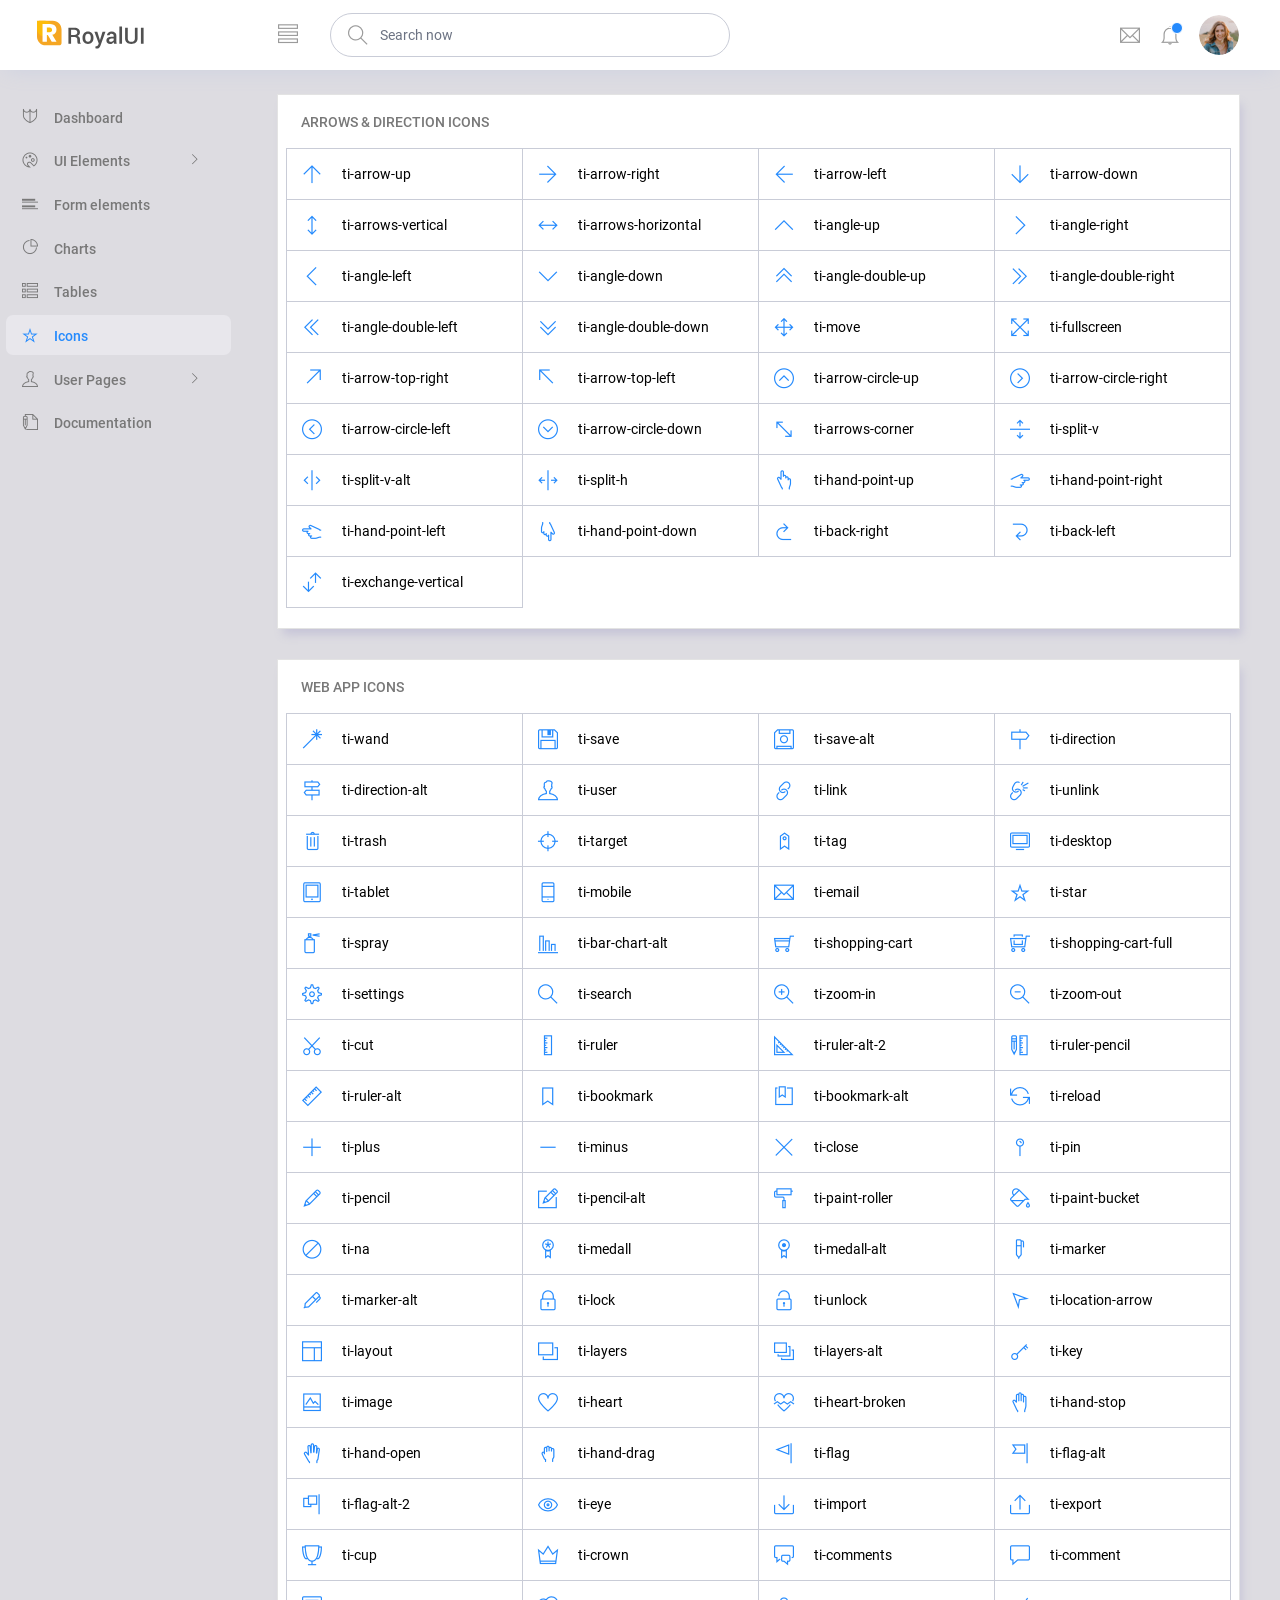
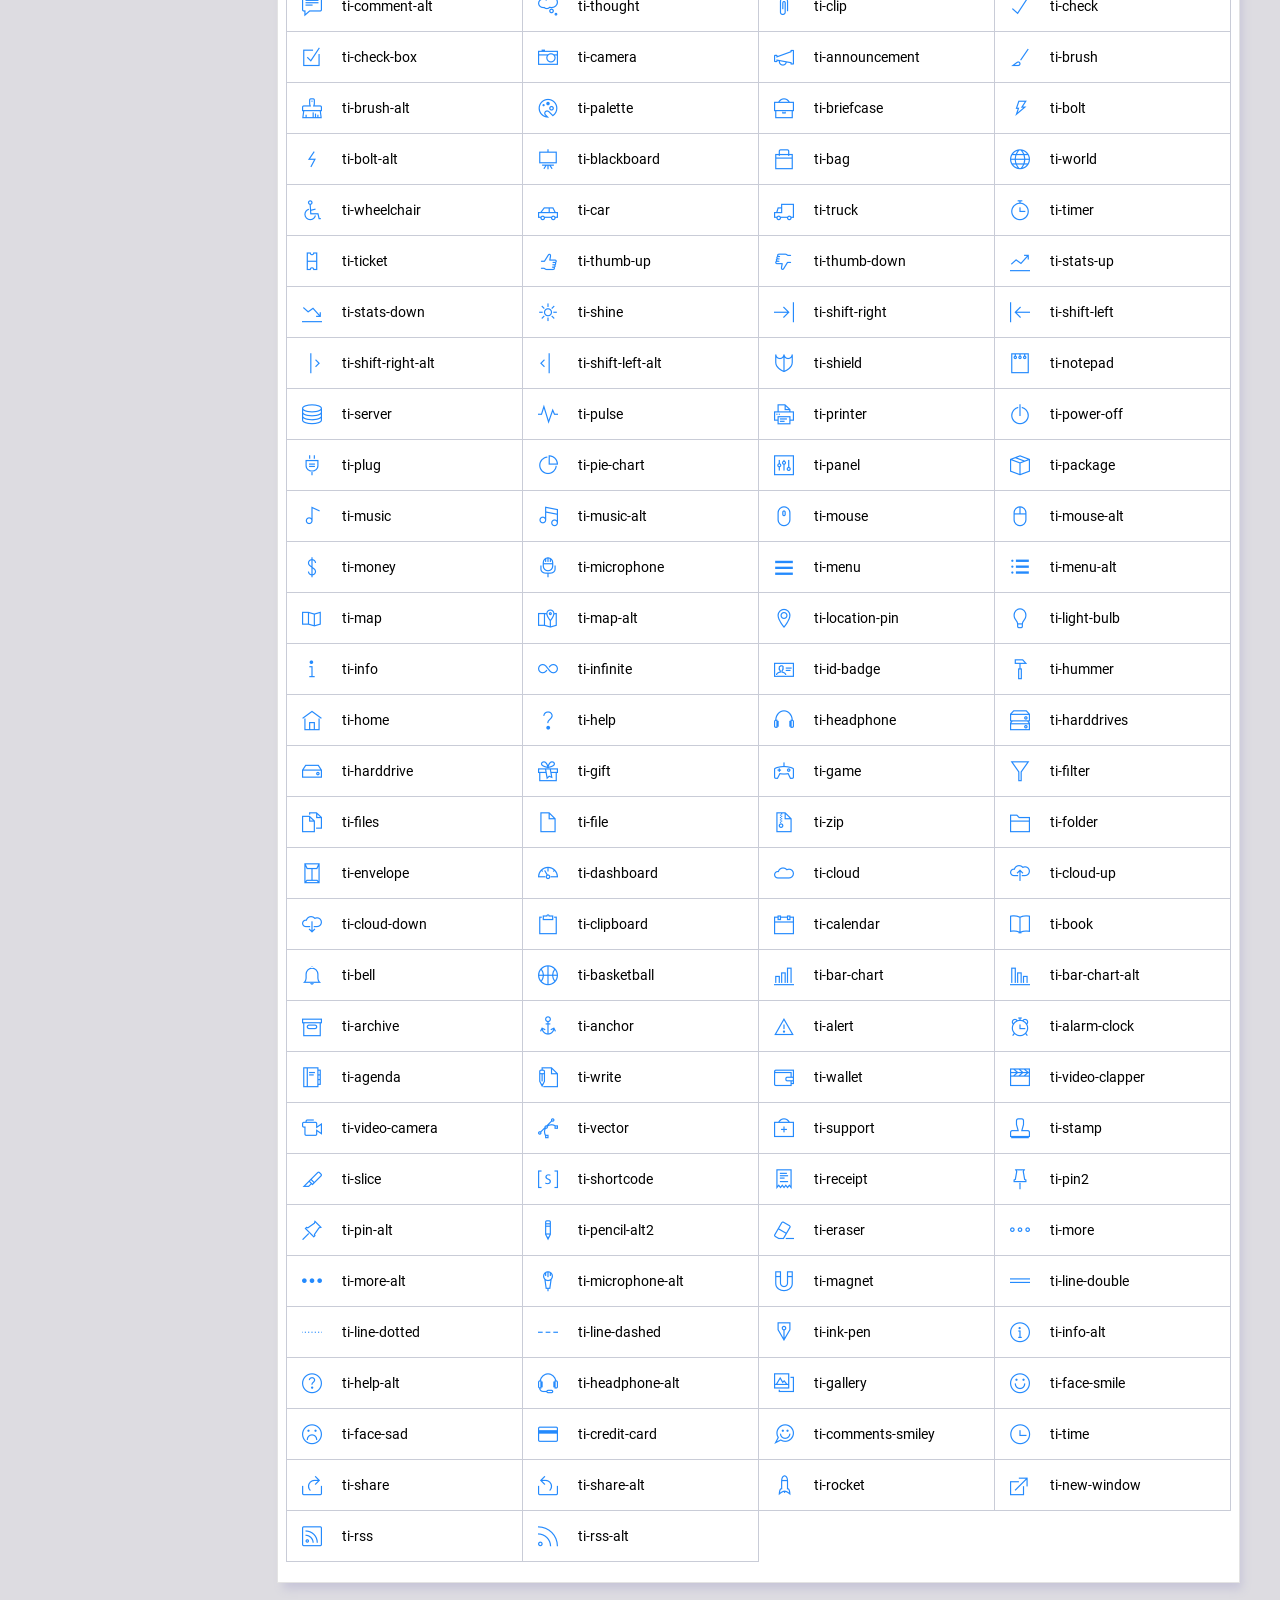
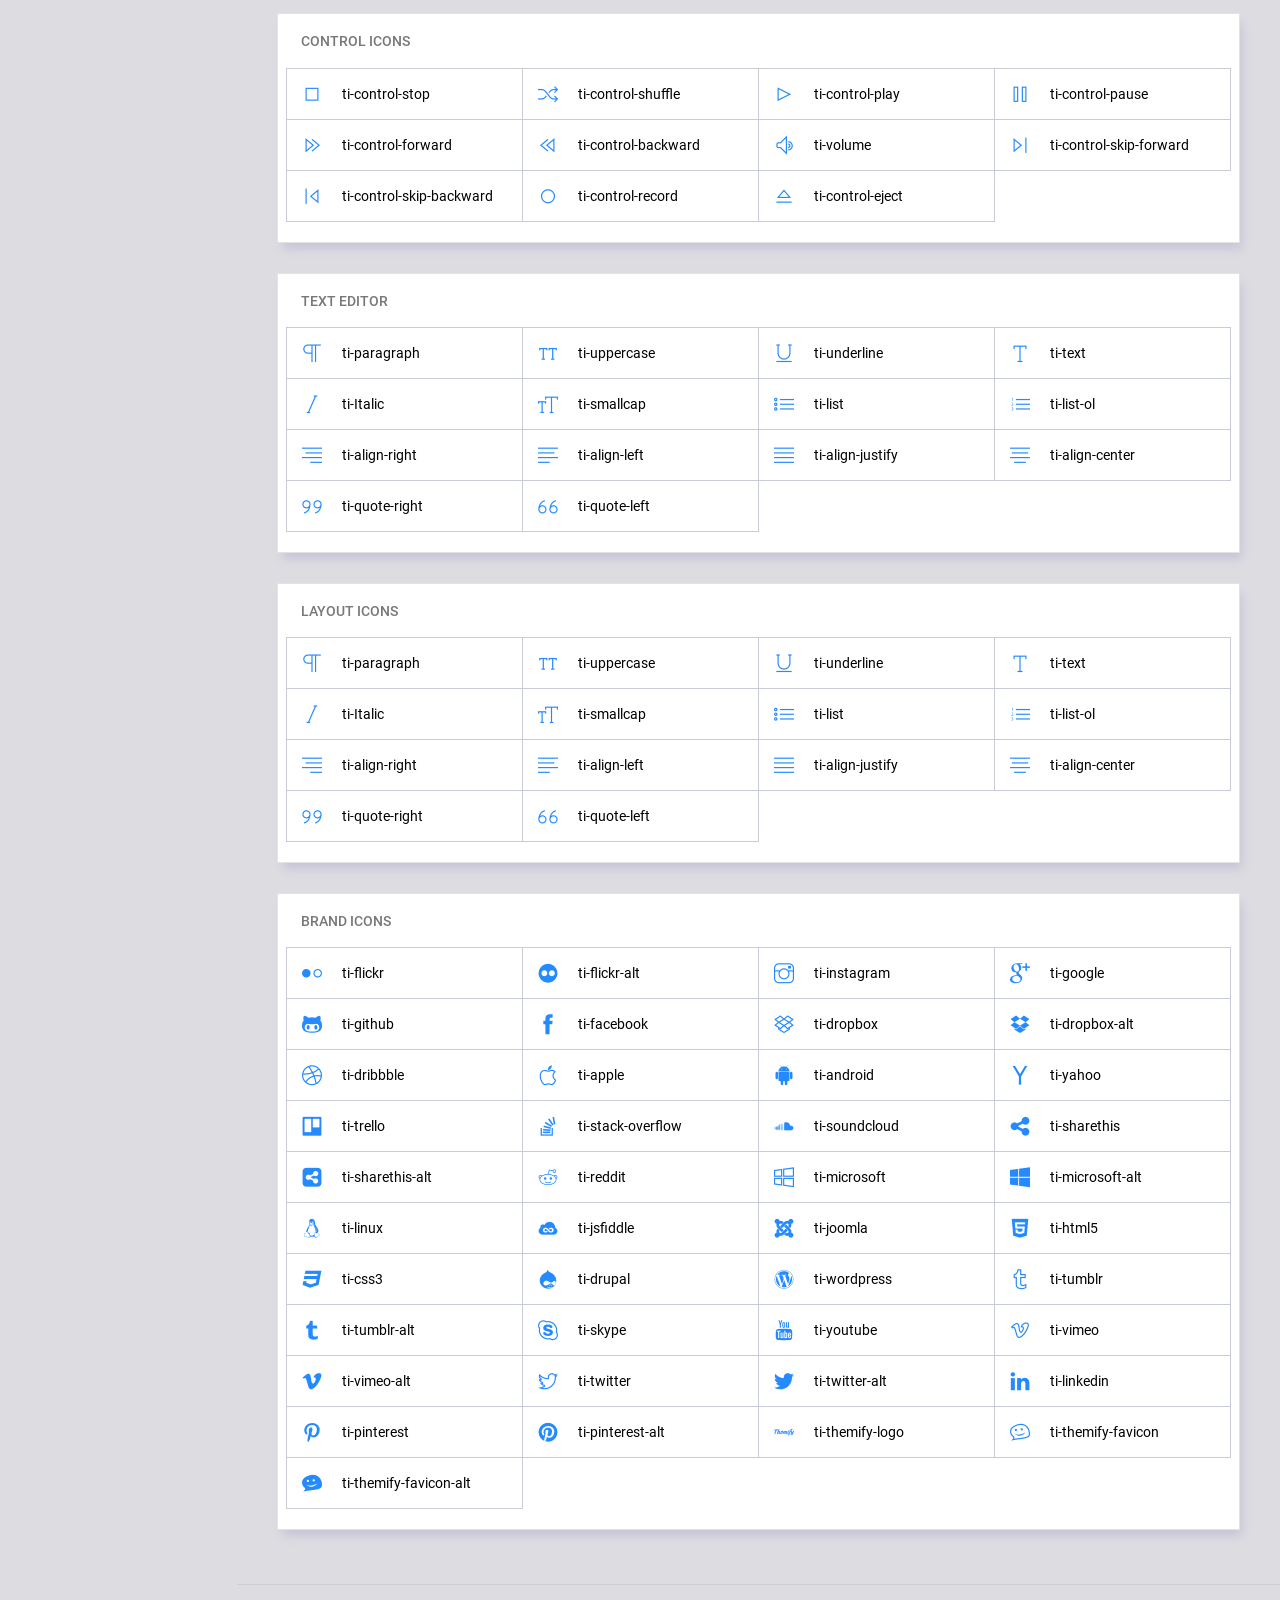
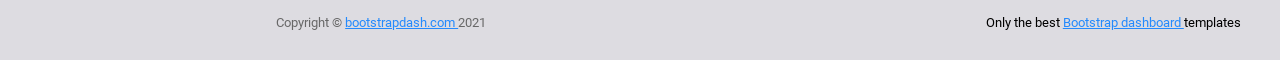
<file: admin/pages/icons/themify.html>
<!DOCTYPE html>
<html lang="en">

<head>
  <!-- Required meta tags -->
  <meta charset="utf-8">
  <meta name="viewport" content="width=device-width, initial-scale=1, shrink-to-fit=no">
  <title>RoyalUI Admin</title>
  <!-- plugins:css -->
  <link rel="stylesheet" href="../../vendors/ti-icons/css/themify-icons.css">
  <link rel="stylesheet" href="../../vendors/base/vendor.bundle.base.css">
  <!-- endinject -->
  <!-- plugin css for this page -->
  <!-- End plugin css for this page -->
  <!-- inject:css -->
  <link rel="stylesheet" href="../../css/style.css">
  <!-- endinject -->
  <link rel="shortcut icon" href="../../images/favicon.png" />
</head>

<body>
  <div class="container-scroller">
    <!-- partial:../../partials/_navbar.html -->
    <nav class="navbar col-lg-12 col-12 p-0 fixed-top d-flex flex-row">
      <div class="text-center navbar-brand-wrapper d-flex align-items-center justify-content-center">
        <a class="navbar-brand brand-logo me-5" href="../../index.html"><img src="../../images/logo.svg" class="me-2" alt="logo"/></a>
        <a class="navbar-brand brand-logo-mini" href="../../index.html"><img src="../../images/logo-mini.svg" alt="logo"/></a>
      </div>
      <div class="navbar-menu-wrapper d-flex align-items-center justify-content-end">
        <button class="navbar-toggler navbar-toggler align-self-center" type="button" data-toggle="minimize">
          <span class="ti-view-list"></span>
        </button>
        <ul class="navbar-nav mr-lg-2">
          <li class="nav-item nav-search d-none d-lg-block">
            <div class="input-group">
              <div class="input-group-prepend hover-cursor" id="navbar-search-icon">
                <span class="input-group-text" id="search">
                  <i class="ti-search"></i>
                </span>
              </div>
              <input type="text" class="form-control" id="navbar-search-input" placeholder="Search now" aria-label="search" aria-describedby="search">
            </div>
          </li>
        </ul>
        <ul class="navbar-nav navbar-nav-right">
          <li class="nav-item dropdown me-1">
            <a class="nav-link count-indicator dropdown-toggle d-flex justify-content-center align-items-center" id="messageDropdown" href="#" data-bs-toggle="dropdown">
              <i class="ti-email mx-0"></i>
            </a>
            <div class="dropdown-menu dropdown-menu-right navbar-dropdown" aria-labelledby="messageDropdown">
              <p class="mb-0 font-weight-normal float-left dropdown-header">Messages</p>
              <a class="dropdown-item">
                <div class="item-thumbnail">
                    <img src="../../images/faces/face4.jpg" alt="image" class="profile-pic">
                </div>
                <div class="item-content flex-grow">
                  <h6 class="ellipsis font-weight-normal">David Grey
                  </h6>
                  <p class="font-weight-light small-text text-muted mb-0">
                    The meeting is cancelled
                  </p>
                </div>
              </a>
              <a class="dropdown-item">
                <div class="item-thumbnail">
                    <img src="../../images/faces/face2.jpg" alt="image" class="profile-pic">
                </div>
                <div class="item-content flex-grow">
                  <h6 class="ellipsis font-weight-normal">Tim Cook
                  </h6>
                  <p class="font-weight-light small-text text-muted mb-0">
                    New product launch
                  </p>
                </div>
              </a>
              <a class="dropdown-item">
                <div class="item-thumbnail">
                    <img src="../../images/faces/face3.jpg" alt="image" class="profile-pic">
                </div>
                <div class="item-content flex-grow">
                  <h6 class="ellipsis font-weight-normal"> Johnson
                  </h6>
                  <p class="font-weight-light small-text text-muted mb-0">
                    Upcoming board meeting
                  </p>
                </div>
              </a>
            </div>
          </li>
          <li class="nav-item dropdown">
            <a class="nav-link count-indicator dropdown-toggle" id="notificationDropdown" href="#" data-bs-toggle="dropdown">
              <i class="ti-bell mx-0"></i>
              <span class="count"></span>
            </a>
            <div class="dropdown-menu dropdown-menu-right navbar-dropdown" aria-labelledby="notificationDropdown">
              <p class="mb-0 font-weight-normal float-left dropdown-header">Notifications</p>
              <a class="dropdown-item">
                <div class="item-thumbnail">
                  <div class="item-icon bg-success">
                    <i class="ti-info-alt mx-0"></i>
                  </div>
                </div>
                <div class="item-content">
                  <h6 class="font-weight-normal">Application Error</h6>
                  <p class="font-weight-light small-text mb-0 text-muted">
                    Just now
                  </p>
                </div>
              </a>
              <a class="dropdown-item">
                <div class="item-thumbnail">
                  <div class="item-icon bg-warning">
                    <i class="ti-settings mx-0"></i>
                  </div>
                </div>
                <div class="item-content">
                  <h6 class="font-weight-normal">Settings</h6>
                  <p class="font-weight-light small-text mb-0 text-muted">
                    Private message
                  </p>
                </div>
              </a>
              <a class="dropdown-item">
                <div class="item-thumbnail">
                  <div class="item-icon bg-info">
                    <i class="ti-user mx-0"></i>
                  </div>
                </div>
                <div class="item-content">
                  <h6 class="font-weight-normal">New user registration</h6>
                  <p class="font-weight-light small-text mb-0 text-muted">
                    2 days ago
                  </p>
                </div>
              </a>
            </div>
          </li>
          <li class="nav-item nav-profile dropdown">
            <a class="nav-link dropdown-toggle" href="#" data-bs-toggle="dropdown" id="profileDropdown">
              <img src="../../images/faces/face28.jpg" alt="profile"/>
            </a>
            <div class="dropdown-menu dropdown-menu-right navbar-dropdown" aria-labelledby="profileDropdown">
              <a class="dropdown-item">
                <i class="ti-settings text-primary"></i>
                Settings
              </a>
              <a class="dropdown-item">
                <i class="ti-power-off text-primary"></i>
                Logout
              </a>
            </div>
          </li>
        </ul>
        <button class="navbar-toggler navbar-toggler-right d-lg-none align-self-center" type="button" data-toggle="offcanvas">
          <span class="ti-view-list"></span>
        </button>
      </div>
    </nav>
    <!-- partial -->
    <div class="container-fluid page-body-wrapper">
      <!-- partial:../../partials/_sidebar.html -->
      <nav class="sidebar sidebar-offcanvas" id="sidebar">
        <ul class="nav">
          <li class="nav-item">
            <a class="nav-link" href="../../index.html">
              <i class="ti-shield menu-icon"></i>
              <span class="menu-title">Dashboard</span>
            </a>
          </li>
          <li class="nav-item">
            <a class="nav-link" data-bs-toggle="collapse" href="#ui-basic" aria-expanded="false" aria-controls="ui-basic">
              <i class="ti-palette menu-icon"></i>
              <span class="menu-title">UI Elements</span>
              <i class="menu-arrow"></i>
            </a>
            <div class="collapse" id="ui-basic">
              <ul class="nav flex-column sub-menu">
                <li class="nav-item"> <a class="nav-link" href="../../pages/ui-features/buttons.html">Buttons</a></li>
                <li class="nav-item"> <a class="nav-link" href="../../pages/ui-features/typography.html">Typography</a></li>
              </ul>
            </div>
          </li>
          <li class="nav-item">
            <a class="nav-link" href="../../pages/forms/basic_elements.html">
              <i class="ti-layout-list-post menu-icon"></i>
              <span class="menu-title">Form elements</span>
            </a>
          </li>
          <li class="nav-item">
            <a class="nav-link" href="../../pages/charts/chartjs.html">
              <i class="ti-pie-chart menu-icon"></i>
              <span class="menu-title">Charts</span>
            </a>
          </li>
          <li class="nav-item">
            <a class="nav-link" href="../../pages/tables/basic-table.html">
              <i class="ti-view-list-alt menu-icon"></i>
              <span class="menu-title">Tables</span>
            </a>
          </li>
          <li class="nav-item">
            <a class="nav-link" href="../../pages/icons/themify.html">
              <i class="ti-star menu-icon"></i>
              <span class="menu-title">Icons</span>
            </a>
          </li>
          <li class="nav-item">
            <a class="nav-link" data-bs-toggle="collapse" href="#auth" aria-expanded="false" aria-controls="auth">
              <i class="ti-user menu-icon"></i>
              <span class="menu-title">User Pages</span>
              <i class="menu-arrow"></i>
            </a>
            <div class="collapse" id="auth">
              <ul class="nav flex-column sub-menu">
                <li class="nav-item"> <a class="nav-link" href="../../pages/samples/login.html"> Login </a></li>
                <li class="nav-item"> <a class="nav-link" href="../../pages/samples/login-2.html"> Login 2 </a></li>
                <li class="nav-item"> <a class="nav-link" href="../../pages/samples/register.html"> Register </a></li>
                <li class="nav-item"> <a class="nav-link" href="../../pages/samples/register-2.html"> Register 2 </a></li>
                <li class="nav-item"> <a class="nav-link" href="../../pages/samples/lock-screen.html"> Lockscreen </a></li>
              </ul>
            </div>
          </li>
          <li class="nav-item">
            <a class="nav-link" href="../../documentation/documentation.html">
              <i class="ti-write menu-icon"></i>
              <span class="menu-title">Documentation</span>
            </a>
          </li>
        </ul>
      </nav>
      <!-- partial -->
      <div class="main-panel">          
        <div class="content-wrapper">
          <div class="row">
            <div class="col-lg-12 grid-margin">
              <div class="card">
                <div class="card-body">
                  <h4 class="card-title">Arrows & direction icons</h4>
                  <div class="icons-list row">
                    <div class="col-sm-6 col-md-4 col-lg-3"> <i class="ti-arrow-up"></i> ti-arrow-up </div>
                    <div class="col-sm-6 col-md-4 col-lg-3"> <i class="ti-arrow-right"></i> ti-arrow-right </div>
                    <div class="col-sm-6 col-md-4 col-lg-3"> <i class="ti-arrow-left"></i> ti-arrow-left </div>
                    <div class="col-sm-6 col-md-4 col-lg-3"> <i class="ti-arrow-down"></i> ti-arrow-down </div>
                    <div class="col-sm-6 col-md-4 col-lg-3"> <i class="ti-arrows-vertical"></i> ti-arrows-vertical </div>
                    <div class="col-sm-6 col-md-4 col-lg-3"> <i class="ti-arrows-horizontal"></i> ti-arrows-horizontal </div>
                    <div class="col-sm-6 col-md-4 col-lg-3"> <i class="ti-angle-up"></i> ti-angle-up </div>
                    <div class="col-sm-6 col-md-4 col-lg-3"> <i class="ti-angle-right"></i> ti-angle-right </div>
                    <div class="col-sm-6 col-md-4 col-lg-3"> <i class="ti-angle-left"></i> ti-angle-left </div>
                    <div class="col-sm-6 col-md-4 col-lg-3"> <i class="ti-angle-down"></i> ti-angle-down </div>
                    <div class="col-sm-6 col-md-4 col-lg-3"> <i class="ti-angle-double-up"></i> ti-angle-double-up </div>
                    <div class="col-sm-6 col-md-4 col-lg-3"> <i class="ti-angle-double-right"></i> ti-angle-double-right </div>
                    <div class="col-sm-6 col-md-4 col-lg-3"> <i class="ti-angle-double-left"></i> ti-angle-double-left </div>
                    <div class="col-sm-6 col-md-4 col-lg-3"> <i class="ti-angle-double-down"></i> ti-angle-double-down </div>
                    <div class="col-sm-6 col-md-4 col-lg-3"> <i class="ti-move"></i> ti-move </div>
                    <div class="col-sm-6 col-md-4 col-lg-3"> <i class="ti-fullscreen"></i> ti-fullscreen </div>
                    <div class="col-sm-6 col-md-4 col-lg-3"> <i class="ti-arrow-top-right"></i> ti-arrow-top-right </div>
                    <div class="col-sm-6 col-md-4 col-lg-3"> <i class="ti-arrow-top-left"></i> ti-arrow-top-left </div>
                    <div class="col-sm-6 col-md-4 col-lg-3"> <i class="ti-arrow-circle-up"></i> ti-arrow-circle-up </div>
                    <div class="col-sm-6 col-md-4 col-lg-3"> <i class="ti-arrow-circle-right"></i> ti-arrow-circle-right </div>
                    <div class="col-sm-6 col-md-4 col-lg-3"> <i class="ti-arrow-circle-left"></i> ti-arrow-circle-left </div>
                    <div class="col-sm-6 col-md-4 col-lg-3"> <i class="ti-arrow-circle-down"></i> ti-arrow-circle-down </div>
                    <div class="col-sm-6 col-md-4 col-lg-3"> <i class="ti-arrows-corner"></i> ti-arrows-corner </div>
                    <div class="col-sm-6 col-md-4 col-lg-3"> <i class="ti-split-v"></i> ti-split-v </div>
                    <div class="col-sm-6 col-md-4 col-lg-3"> <i class="ti-split-v-alt"></i> ti-split-v-alt </div>
                    <div class="col-sm-6 col-md-4 col-lg-3"> <i class="ti-split-h"></i> ti-split-h </div>
                    <div class="col-sm-6 col-md-4 col-lg-3"> <i class="ti-hand-point-up"></i> ti-hand-point-up </div>
                    <div class="col-sm-6 col-md-4 col-lg-3"> <i class="ti-hand-point-right"></i> ti-hand-point-right </div>
                    <div class="col-sm-6 col-md-4 col-lg-3"> <i class="ti-hand-point-left"></i> ti-hand-point-left </div>
                    <div class="col-sm-6 col-md-4 col-lg-3"> <i class="ti-hand-point-down"></i> ti-hand-point-down </div>
                    <div class="col-sm-6 col-md-4 col-lg-3"> <i class="ti-back-right"></i> ti-back-right </div>
                    <div class="col-sm-6 col-md-4 col-lg-3"> <i class="ti-back-left"></i> ti-back-left </div>
                    <div class="col-sm-6 col-md-4 col-lg-3"> <i class="ti-exchange-vertical"></i> ti-exchange-vertical </div>
                  </div>
                </div>
              </div>
            </div>
            <div class="col-lg-12 grid-margin">
              <div class="card">
                <div class="card-body">
                  <h4 class="card-title">Web app icons</h4>
                  <div class="icons-list row">
                    <div class="col-sm-6 col-md-4 col-lg-3"> <i class="ti-wand"></i> ti-wand </div>
                    <div class="col-sm-6 col-md-4 col-lg-3"> <i class="ti-save"></i> ti-save </div>
                    <div class="col-sm-6 col-md-4 col-lg-3"> <i class="ti-save-alt"></i> ti-save-alt </div>
                    <div class="col-sm-6 col-md-4 col-lg-3"> <i class="ti-direction"></i> ti-direction </div>
                    <div class="col-sm-6 col-md-4 col-lg-3"> <i class="ti-direction-alt"></i> ti-direction-alt </div>
                    <div class="col-sm-6 col-md-4 col-lg-3"> <i class="ti-user"></i> ti-user </div>
                    <div class="col-sm-6 col-md-4 col-lg-3"> <i class="ti-link"></i> ti-link </div>
                    <div class="col-sm-6 col-md-4 col-lg-3"> <i class="ti-unlink"></i> ti-unlink </div>
                    <div class="col-sm-6 col-md-4 col-lg-3"> <i class="ti-trash"></i> ti-trash </div>
                    <div class="col-sm-6 col-md-4 col-lg-3"> <i class="ti-target"></i> ti-target </div>
                    <div class="col-sm-6 col-md-4 col-lg-3"> <i class="ti-tag"></i> ti-tag </div>
                    <div class="col-sm-6 col-md-4 col-lg-3"> <i class="ti-desktop"></i> ti-desktop </div>
                    <div class="col-sm-6 col-md-4 col-lg-3"> <i class="ti-tablet"></i> ti-tablet </div>
                    <div class="col-sm-6 col-md-4 col-lg-3"> <i class="ti-mobile"></i> ti-mobile </div>
                    <div class="col-sm-6 col-md-4 col-lg-3"> <i class="ti-email"></i> ti-email </div>
                    <div class="col-sm-6 col-md-4 col-lg-3"> <i class="ti-star"></i> ti-star </div>
                    <div class="col-sm-6 col-md-4 col-lg-3"> <i class="ti-spray"></i> ti-spray </div>
                    <div class="col-sm-6 col-md-4 col-lg-3"> <i class="ti-bar-chart-alt"></i> ti-bar-chart-alt </div>
                    <div class="col-sm-6 col-md-4 col-lg-3"> <i class="ti-shopping-cart"></i> ti-shopping-cart </div>
                    <div class="col-sm-6 col-md-4 col-lg-3"> <i class="ti-shopping-cart-full"></i> ti-shopping-cart-full </div>
                    <div class="col-sm-6 col-md-4 col-lg-3"> <i class="ti-settings"></i> ti-settings </div>
                    <div class="col-sm-6 col-md-4 col-lg-3"> <i class="ti-search"></i> ti-search </div>
                    <div class="col-sm-6 col-md-4 col-lg-3"> <i class="ti-zoom-in"></i> ti-zoom-in </div>
                    <div class="col-sm-6 col-md-4 col-lg-3"> <i class="ti-zoom-out"></i> ti-zoom-out </div>
                    <div class="col-sm-6 col-md-4 col-lg-3"> <i class="ti-cut"></i> ti-cut </div>
                    <div class="col-sm-6 col-md-4 col-lg-3"> <i class="ti-ruler"></i> ti-ruler </div>
                    <div class="col-sm-6 col-md-4 col-lg-3"> <i class="ti-ruler-alt-2"></i> ti-ruler-alt-2 </div>
                    <div class="col-sm-6 col-md-4 col-lg-3"> <i class="ti-ruler-pencil"></i> ti-ruler-pencil </div>
                    <div class="col-sm-6 col-md-4 col-lg-3"> <i class="ti-ruler-alt"></i> ti-ruler-alt </div>
                    <div class="col-sm-6 col-md-4 col-lg-3"> <i class="ti-bookmark"></i> ti-bookmark </div>
                    <div class="col-sm-6 col-md-4 col-lg-3"> <i class="ti-bookmark-alt"></i> ti-bookmark-alt </div>
                    <div class="col-sm-6 col-md-4 col-lg-3"> <i class="ti-reload"></i> ti-reload </div>
                    <div class="col-sm-6 col-md-4 col-lg-3"> <i class="ti-plus"></i> ti-plus </div>
                    <div class="col-sm-6 col-md-4 col-lg-3"> <i class="ti-minus"></i> ti-minus </div>
                    <div class="col-sm-6 col-md-4 col-lg-3"> <i class="ti-close"></i> ti-close </div>
                    <div class="col-sm-6 col-md-4 col-lg-3"> <i class="ti-pin"></i> ti-pin </div>
                    <div class="col-sm-6 col-md-4 col-lg-3"> <i class="ti-pencil"></i> ti-pencil </div>
                    <div class="col-sm-6 col-md-4 col-lg-3"> <i class="ti-pencil-alt"></i> ti-pencil-alt </div>
                    <div class="col-sm-6 col-md-4 col-lg-3"> <i class="ti-paint-roller"></i> ti-paint-roller </div>
                    <div class="col-sm-6 col-md-4 col-lg-3"> <i class="ti-paint-bucket"></i> ti-paint-bucket </div>
                    <div class="col-sm-6 col-md-4 col-lg-3"> <i class="ti-na"></i> ti-na </div>
                    <div class="col-sm-6 col-md-4 col-lg-3"> <i class="ti-medall"></i> ti-medall </div>
                    <div class="col-sm-6 col-md-4 col-lg-3"> <i class="ti-medall-alt"></i> ti-medall-alt </div>
                    <div class="col-sm-6 col-md-4 col-lg-3"> <i class="ti-marker"></i> ti-marker </div>
                    <div class="col-sm-6 col-md-4 col-lg-3"> <i class="ti-marker-alt"></i> ti-marker-alt </div>
                    <div class="col-sm-6 col-md-4 col-lg-3"> <i class="ti-lock"></i> ti-lock </div>
                    <div class="col-sm-6 col-md-4 col-lg-3"> <i class="ti-unlock"></i> ti-unlock </div>
                    <div class="col-sm-6 col-md-4 col-lg-3"> <i class="ti-location-arrow"></i> ti-location-arrow </div>
                    <div class="col-sm-6 col-md-4 col-lg-3"> <i class="ti-layout"></i> ti-layout </div>
                    <div class="col-sm-6 col-md-4 col-lg-3"> <i class="ti-layers"></i> ti-layers </div>
                    <div class="col-sm-6 col-md-4 col-lg-3"> <i class="ti-layers-alt"></i> ti-layers-alt </div>
                    <div class="col-sm-6 col-md-4 col-lg-3"> <i class="ti-key"></i> ti-key </div>
                    <div class="col-sm-6 col-md-4 col-lg-3"> <i class="ti-image"></i> ti-image </div>
                    <div class="col-sm-6 col-md-4 col-lg-3"> <i class="ti-heart"></i> ti-heart </div>
                    <div class="col-sm-6 col-md-4 col-lg-3"> <i class="ti-heart-broken"></i> ti-heart-broken </div>
                    <div class="col-sm-6 col-md-4 col-lg-3"> <i class="ti-hand-stop"></i> ti-hand-stop </div>
                    <div class="col-sm-6 col-md-4 col-lg-3"> <i class="ti-hand-open"></i> ti-hand-open </div>
                    <div class="col-sm-6 col-md-4 col-lg-3"> <i class="ti-hand-drag"></i> ti-hand-drag </div>
                    <div class="col-sm-6 col-md-4 col-lg-3"> <i class="ti-flag"></i> ti-flag </div>
                    <div class="col-sm-6 col-md-4 col-lg-3"> <i class="ti-flag-alt"></i> ti-flag-alt </div>
                    <div class="col-sm-6 col-md-4 col-lg-3"> <i class="ti-flag-alt-2"></i> ti-flag-alt-2 </div>
                    <div class="col-sm-6 col-md-4 col-lg-3"> <i class="ti-eye"></i> ti-eye </div>
                    <div class="col-sm-6 col-md-4 col-lg-3"> <i class="ti-import"></i> ti-import </div>
                    <div class="col-sm-6 col-md-4 col-lg-3"> <i class="ti-export"></i> ti-export </div>
                    <div class="col-sm-6 col-md-4 col-lg-3"> <i class="ti-cup"></i> ti-cup </div>
                    <div class="col-sm-6 col-md-4 col-lg-3"> <i class="ti-crown"></i> ti-crown </div>
                    <div class="col-sm-6 col-md-4 col-lg-3"> <i class="ti-comments"></i> ti-comments </div>
                    <div class="col-sm-6 col-md-4 col-lg-3"> <i class="ti-comment"></i> ti-comment </div>
                    <div class="col-sm-6 col-md-4 col-lg-3"> <i class="ti-comment-alt"></i> ti-comment-alt </div>
                    <div class="col-sm-6 col-md-4 col-lg-3"> <i class="ti-thought"></i> ti-thought </div>
                    <div class="col-sm-6 col-md-4 col-lg-3"> <i class="ti-clip"></i> ti-clip </div>
                    <div class="col-sm-6 col-md-4 col-lg-3"> <i class="ti-check"></i> ti-check </div>
                    <div class="col-sm-6 col-md-4 col-lg-3"> <i class="ti-check-box"></i> ti-check-box </div>
                    <div class="col-sm-6 col-md-4 col-lg-3"> <i class="ti-camera"></i> ti-camera </div>
                    <div class="col-sm-6 col-md-4 col-lg-3"> <i class="ti-announcement"></i> ti-announcement </div>
                    <div class="col-sm-6 col-md-4 col-lg-3"> <i class="ti-brush"></i> ti-brush </div>
                    <div class="col-sm-6 col-md-4 col-lg-3"> <i class="ti-brush-alt"></i> ti-brush-alt </div>
                    <div class="col-sm-6 col-md-4 col-lg-3"> <i class="ti-palette"></i> ti-palette </div>
                    <div class="col-sm-6 col-md-4 col-lg-3"> <i class="ti-briefcase"></i> ti-briefcase </div>
                    <div class="col-sm-6 col-md-4 col-lg-3"> <i class="ti-bolt"></i> ti-bolt </div>
                    <div class="col-sm-6 col-md-4 col-lg-3"> <i class="ti-bolt-alt"></i> ti-bolt-alt </div>
                    <div class="col-sm-6 col-md-4 col-lg-3"> <i class="ti-blackboard"></i> ti-blackboard </div>
                    <div class="col-sm-6 col-md-4 col-lg-3"> <i class="ti-bag"></i> ti-bag </div>
                    <div class="col-sm-6 col-md-4 col-lg-3"> <i class="ti-world"></i> ti-world </div>
                    <div class="col-sm-6 col-md-4 col-lg-3"> <i class="ti-wheelchair"></i> ti-wheelchair </div>
                    <div class="col-sm-6 col-md-4 col-lg-3"> <i class="ti-car"></i> ti-car </div>
                    <div class="col-sm-6 col-md-4 col-lg-3"> <i class="ti-truck"></i> ti-truck </div>
                    <div class="col-sm-6 col-md-4 col-lg-3"> <i class="ti-timer"></i> ti-timer </div>
                    <div class="col-sm-6 col-md-4 col-lg-3"> <i class="ti-ticket"></i> ti-ticket </div>
                    <div class="col-sm-6 col-md-4 col-lg-3"> <i class="ti-thumb-up"></i> ti-thumb-up </div>
                    <div class="col-sm-6 col-md-4 col-lg-3"> <i class="ti-thumb-down"></i> ti-thumb-down </div>
                    <div class="col-sm-6 col-md-4 col-lg-3"> <i class="ti-stats-up"></i> ti-stats-up </div>
                    <div class="col-sm-6 col-md-4 col-lg-3"> <i class="ti-stats-down"></i> ti-stats-down </div>
                    <div class="col-sm-6 col-md-4 col-lg-3"> <i class="ti-shine"></i> ti-shine </div>
                    <div class="col-sm-6 col-md-4 col-lg-3"> <i class="ti-shift-right"></i> ti-shift-right </div>
                    <div class="col-sm-6 col-md-4 col-lg-3"> <i class="ti-shift-left"></i> ti-shift-left </div>
                    <div class="col-sm-6 col-md-4 col-lg-3"> <i class="ti-shift-right-alt"></i> ti-shift-right-alt </div>
                    <div class="col-sm-6 col-md-4 col-lg-3"> <i class="ti-shift-left-alt"></i> ti-shift-left-alt </div>
                    <div class="col-sm-6 col-md-4 col-lg-3"> <i class="ti-shield"></i> ti-shield </div>
                    <div class="col-sm-6 col-md-4 col-lg-3"> <i class="ti-notepad"></i> ti-notepad </div>
                    <div class="col-sm-6 col-md-4 col-lg-3"> <i class="ti-server"></i> ti-server </div>
                    <div class="col-sm-6 col-md-4 col-lg-3"> <i class="ti-pulse"></i> ti-pulse </div>
                    <div class="col-sm-6 col-md-4 col-lg-3"> <i class="ti-printer"></i> ti-printer </div>
                    <div class="col-sm-6 col-md-4 col-lg-3"> <i class="ti-power-off"></i> ti-power-off </div>
                    <div class="col-sm-6 col-md-4 col-lg-3"> <i class="ti-plug"></i> ti-plug </div>
                    <div class="col-sm-6 col-md-4 col-lg-3"> <i class="ti-pie-chart"></i> ti-pie-chart </div>
                    <div class="col-sm-6 col-md-4 col-lg-3"> <i class="ti-panel"></i> ti-panel </div>
                    <div class="col-sm-6 col-md-4 col-lg-3"> <i class="ti-package"></i> ti-package </div>
                    <div class="col-sm-6 col-md-4 col-lg-3"> <i class="ti-music"></i> ti-music </div>
                    <div class="col-sm-6 col-md-4 col-lg-3"> <i class="ti-music-alt"></i> ti-music-alt </div>
                    <div class="col-sm-6 col-md-4 col-lg-3"> <i class="ti-mouse"></i> ti-mouse </div>
                    <div class="col-sm-6 col-md-4 col-lg-3"> <i class="ti-mouse-alt"></i> ti-mouse-alt </div>
                    <div class="col-sm-6 col-md-4 col-lg-3"> <i class="ti-money"></i> ti-money </div>
                    <div class="col-sm-6 col-md-4 col-lg-3"> <i class="ti-microphone"></i> ti-microphone </div>
                    <div class="col-sm-6 col-md-4 col-lg-3"> <i class="ti-menu"></i> ti-menu </div>
                    <div class="col-sm-6 col-md-4 col-lg-3"> <i class="ti-menu-alt"></i> ti-menu-alt </div>
                    <div class="col-sm-6 col-md-4 col-lg-3"> <i class="ti-map"></i> ti-map </div>
                    <div class="col-sm-6 col-md-4 col-lg-3"> <i class="ti-map-alt"></i> ti-map-alt </div>
                    <div class="col-sm-6 col-md-4 col-lg-3"> <i class="ti-location-pin"></i> ti-location-pin </div>
                    <div class="col-sm-6 col-md-4 col-lg-3"> <i class="ti-light-bulb"></i> ti-light-bulb </div>
                    <div class="col-sm-6 col-md-4 col-lg-3"> <i class="ti-info"></i> ti-info </div>
                    <div class="col-sm-6 col-md-4 col-lg-3"> <i class="ti-infinite"></i> ti-infinite </div>
                    <div class="col-sm-6 col-md-4 col-lg-3"> <i class="ti-id-badge"></i> ti-id-badge </div>
                    <div class="col-sm-6 col-md-4 col-lg-3"> <i class="ti-hummer"></i> ti-hummer </div>
                    <div class="col-sm-6 col-md-4 col-lg-3"> <i class="ti-home"></i> ti-home </div>
                    <div class="col-sm-6 col-md-4 col-lg-3"> <i class="ti-help"></i> ti-help </div>
                    <div class="col-sm-6 col-md-4 col-lg-3"> <i class="ti-headphone"></i> ti-headphone </div>
                    <div class="col-sm-6 col-md-4 col-lg-3"> <i class="ti-harddrives"></i> ti-harddrives </div>
                    <div class="col-sm-6 col-md-4 col-lg-3"> <i class="ti-harddrive"></i> ti-harddrive </div>
                    <div class="col-sm-6 col-md-4 col-lg-3"> <i class="ti-gift"></i> ti-gift </div>
                    <div class="col-sm-6 col-md-4 col-lg-3"> <i class="ti-game"></i> ti-game </div>
                    <div class="col-sm-6 col-md-4 col-lg-3"> <i class="ti-filter"></i> ti-filter </div>
                    <div class="col-sm-6 col-md-4 col-lg-3"> <i class="ti-files"></i> ti-files </div>
                    <div class="col-sm-6 col-md-4 col-lg-3"> <i class="ti-file"></i> ti-file </div>
                    <div class="col-sm-6 col-md-4 col-lg-3"> <i class="ti-zip"></i> ti-zip </div>
                    <div class="col-sm-6 col-md-4 col-lg-3"> <i class="ti-folder"></i> ti-folder </div>
                    <div class="col-sm-6 col-md-4 col-lg-3"> <i class="ti-envelope"></i> ti-envelope </div>
                    <div class="col-sm-6 col-md-4 col-lg-3"> <i class="ti-dashboard"></i> ti-dashboard </div>
                    <div class="col-sm-6 col-md-4 col-lg-3"> <i class="ti-cloud"></i> ti-cloud </div>
                    <div class="col-sm-6 col-md-4 col-lg-3"> <i class="ti-cloud-up"></i> ti-cloud-up </div>
                    <div class="col-sm-6 col-md-4 col-lg-3"> <i class="ti-cloud-down"></i> ti-cloud-down </div>
                    <div class="col-sm-6 col-md-4 col-lg-3"> <i class="ti-clipboard"></i> ti-clipboard </div>
                    <div class="col-sm-6 col-md-4 col-lg-3"> <i class="ti-calendar"></i> ti-calendar </div>
                    <div class="col-sm-6 col-md-4 col-lg-3"> <i class="ti-book"></i> ti-book </div>
                    <div class="col-sm-6 col-md-4 col-lg-3"> <i class="ti-bell"></i> ti-bell </div>
                    <div class="col-sm-6 col-md-4 col-lg-3"> <i class="ti-basketball"></i> ti-basketball </div>
                    <div class="col-sm-6 col-md-4 col-lg-3"> <i class="ti-bar-chart"></i> ti-bar-chart </div>
                    <div class="col-sm-6 col-md-4 col-lg-3"> <i class="ti-bar-chart-alt"></i> ti-bar-chart-alt </div>
                    <div class="col-sm-6 col-md-4 col-lg-3"> <i class="ti-archive"></i> ti-archive </div>
                    <div class="col-sm-6 col-md-4 col-lg-3"> <i class="ti-anchor"></i> ti-anchor </div>
                    <div class="col-sm-6 col-md-4 col-lg-3"> <i class="ti-alert"></i> ti-alert </div>
                    <div class="col-sm-6 col-md-4 col-lg-3"> <i class="ti-alarm-clock"></i> ti-alarm-clock </div>
                    <div class="col-sm-6 col-md-4 col-lg-3"> <i class="ti-agenda"></i> ti-agenda </div>
                    <div class="col-sm-6 col-md-4 col-lg-3"> <i class="ti-write"></i> ti-write </div>
                    <div class="col-sm-6 col-md-4 col-lg-3"> <i class="ti-wallet"></i> ti-wallet </div>
                    <div class="col-sm-6 col-md-4 col-lg-3"> <i class="ti-video-clapper"></i> ti-video-clapper </div>
                    <div class="col-sm-6 col-md-4 col-lg-3"> <i class="ti-video-camera"></i> ti-video-camera </div>
                    <div class="col-sm-6 col-md-4 col-lg-3"> <i class="ti-vector"></i> ti-vector </div>
                    <div class="col-sm-6 col-md-4 col-lg-3"> <i class="ti-support"></i> ti-support </div>
                    <div class="col-sm-6 col-md-4 col-lg-3"> <i class="ti-stamp"></i> ti-stamp </div>
                    <div class="col-sm-6 col-md-4 col-lg-3"> <i class="ti-slice"></i> ti-slice </div>
                    <div class="col-sm-6 col-md-4 col-lg-3"> <i class="ti-shortcode"></i> ti-shortcode </div>
                    <div class="col-sm-6 col-md-4 col-lg-3"> <i class="ti-receipt"></i> ti-receipt </div>
                    <div class="col-sm-6 col-md-4 col-lg-3"> <i class="ti-pin2"></i> ti-pin2 </div>
                    <div class="col-sm-6 col-md-4 col-lg-3"> <i class="ti-pin-alt"></i> ti-pin-alt </div>
                    <div class="col-sm-6 col-md-4 col-lg-3"> <i class="ti-pencil-alt2"></i> ti-pencil-alt2 </div>
                    <div class="col-sm-6 col-md-4 col-lg-3"> <i class="ti-eraser"></i> ti-eraser </div>
                    <div class="col-sm-6 col-md-4 col-lg-3"> <i class="ti-more"></i> ti-more </div>
                    <div class="col-sm-6 col-md-4 col-lg-3"> <i class="ti-more-alt"></i> ti-more-alt </div>
                    <div class="col-sm-6 col-md-4 col-lg-3"> <i class="ti-microphone-alt"></i> ti-microphone-alt </div>
                    <div class="col-sm-6 col-md-4 col-lg-3"> <i class="ti-magnet"></i> ti-magnet </div>
                    <div class="col-sm-6 col-md-4 col-lg-3"> <i class="ti-line-double"></i> ti-line-double </div>
                    <div class="col-sm-6 col-md-4 col-lg-3"> <i class="ti-line-dotted"></i> ti-line-dotted </div>
                    <div class="col-sm-6 col-md-4 col-lg-3"> <i class="ti-line-dashed"></i> ti-line-dashed </div>
                    <div class="col-sm-6 col-md-4 col-lg-3"> <i class="ti-ink-pen"></i> ti-ink-pen </div>
                    <div class="col-sm-6 col-md-4 col-lg-3"> <i class="ti-info-alt"></i> ti-info-alt </div>
                    <div class="col-sm-6 col-md-4 col-lg-3"> <i class="ti-help-alt"></i> ti-help-alt </div>
                    <div class="col-sm-6 col-md-4 col-lg-3"> <i class="ti-headphone-alt"></i> ti-headphone-alt </div>
                    <div class="col-sm-6 col-md-4 col-lg-3"> <i class="ti-gallery"></i> ti-gallery </div>
                    <div class="col-sm-6 col-md-4 col-lg-3"> <i class="ti-face-smile"></i> ti-face-smile </div>
                    <div class="col-sm-6 col-md-4 col-lg-3"> <i class="ti-face-sad"></i> ti-face-sad </div>
                    <div class="col-sm-6 col-md-4 col-lg-3"> <i class="ti-credit-card"></i> ti-credit-card </div>
                    <div class="col-sm-6 col-md-4 col-lg-3"> <i class="ti-comments-smiley"></i> ti-comments-smiley </div>
                    <div class="col-sm-6 col-md-4 col-lg-3"> <i class="ti-time"></i> ti-time </div>
                    <div class="col-sm-6 col-md-4 col-lg-3"> <i class="ti-share"></i> ti-share </div>
                    <div class="col-sm-6 col-md-4 col-lg-3"> <i class="ti-share-alt"></i> ti-share-alt </div>
                    <div class="col-sm-6 col-md-4 col-lg-3"> <i class="ti-rocket"></i> ti-rocket </div>
                    <div class="col-sm-6 col-md-4 col-lg-3"> <i class="ti-new-window"></i> ti-new-window </div>
                    <div class="col-sm-6 col-md-4 col-lg-3"> <i class="ti-rss"></i> ti-rss </div>
                    <div class="col-sm-6 col-md-4 col-lg-3"> <i class="ti-rss-alt"></i> ti-rss-alt </div>
                  </div>
                </div>
              </div>
            </div>
            <div class="col-lg-12 grid-margin">
              <div class="card">
                <div class="card-body">
                  <h4 class="card-title">Control icons</h4>
                  <div class="icons-list row">
                    <div class="col-sm-6 col-md-4 col-lg-3"> <i class="ti-control-stop"></i> ti-control-stop </div>
                    <div class="col-sm-6 col-md-4 col-lg-3"> <i class="ti-control-shuffle"></i> ti-control-shuffle </div>
                    <div class="col-sm-6 col-md-4 col-lg-3"> <i class="ti-control-play"></i> ti-control-play </div>
                    <div class="col-sm-6 col-md-4 col-lg-3"> <i class="ti-control-pause"></i> ti-control-pause </div>
                    <div class="col-sm-6 col-md-4 col-lg-3"> <i class="ti-control-forward"></i> ti-control-forward </div>
                    <div class="col-sm-6 col-md-4 col-lg-3"> <i class="ti-control-backward"></i> ti-control-backward </div>
                    <div class="col-sm-6 col-md-4 col-lg-3"> <i class="ti-volume"></i> ti-volume </div>
                    <div class="col-sm-6 col-md-4 col-lg-3"> <i class="ti-control-skip-forward"></i> ti-control-skip-forward </div>
                    <div class="col-sm-6 col-md-4 col-lg-3"> <i class="ti-control-skip-backward"></i> ti-control-skip-backward </div>
                    <div class="col-sm-6 col-md-4 col-lg-3"> <i class="ti-control-record"></i> ti-control-record </div>
                    <div class="col-sm-6 col-md-4 col-lg-3"> <i class="ti-control-eject"></i> ti-control-eject </div>
                  </div>
                </div>
              </div>
            </div>
            <div class="col-lg-12 grid-margin">
              <div class="card">
                <div class="card-body">
                  <h4 class="card-title">Text editor</h4>
                  <div class="icons-list row">
                    <div class="col-sm-6 col-md-4 col-lg-3"> <i class="ti-paragraph"></i> ti-paragraph </div>
                    <div class="col-sm-6 col-md-4 col-lg-3"> <i class="ti-uppercase"></i> ti-uppercase </div>
                    <div class="col-sm-6 col-md-4 col-lg-3"> <i class="ti-underline"></i> ti-underline </div>
                    <div class="col-sm-6 col-md-4 col-lg-3"> <i class="ti-text"></i> ti-text </div>
                    <div class="col-sm-6 col-md-4 col-lg-3"> <i class="ti-Italic"></i> ti-Italic </div>
                    <div class="col-sm-6 col-md-4 col-lg-3"> <i class="ti-smallcap"></i> ti-smallcap </div>
                    <div class="col-sm-6 col-md-4 col-lg-3"> <i class="ti-list"></i> ti-list </div>
                    <div class="col-sm-6 col-md-4 col-lg-3"> <i class="ti-list-ol"></i> ti-list-ol </div>
                    <div class="col-sm-6 col-md-4 col-lg-3"> <i class="ti-align-right"></i> ti-align-right </div>
                    <div class="col-sm-6 col-md-4 col-lg-3"> <i class="ti-align-left"></i> ti-align-left </div>
                    <div class="col-sm-6 col-md-4 col-lg-3"> <i class="ti-align-justify"></i> ti-align-justify </div>
                    <div class="col-sm-6 col-md-4 col-lg-3"> <i class="ti-align-center"></i> ti-align-center </div>
                    <div class="col-sm-6 col-md-4 col-lg-3"> <i class="ti-quote-right"></i> ti-quote-right </div>
                    <div class="col-sm-6 col-md-4 col-lg-3"> <i class="ti-quote-left"></i> ti-quote-left </div>
                  </div>
                </div>
              </div>
            </div>
            <div class="col-lg-12 grid-margin">
              <div class="card">
                <div class="card-body">
                  <h4 class="card-title">Layout icons</h4>
                  <div class="icons-list row">
                    <div class="col-sm-6 col-md-4 col-lg-3"> <i class="ti-paragraph"></i> ti-paragraph </div>
                    <div class="col-sm-6 col-md-4 col-lg-3"> <i class="ti-uppercase"></i> ti-uppercase </div>
                    <div class="col-sm-6 col-md-4 col-lg-3"> <i class="ti-underline"></i> ti-underline </div>
                    <div class="col-sm-6 col-md-4 col-lg-3"> <i class="ti-text"></i> ti-text </div>
                    <div class="col-sm-6 col-md-4 col-lg-3"> <i class="ti-Italic"></i> ti-Italic </div>
                    <div class="col-sm-6 col-md-4 col-lg-3"> <i class="ti-smallcap"></i> ti-smallcap </div>
                    <div class="col-sm-6 col-md-4 col-lg-3"> <i class="ti-list"></i> ti-list </div>
                    <div class="col-sm-6 col-md-4 col-lg-3"> <i class="ti-list-ol"></i> ti-list-ol </div>
                    <div class="col-sm-6 col-md-4 col-lg-3"> <i class="ti-align-right"></i> ti-align-right </div>
                    <div class="col-sm-6 col-md-4 col-lg-3"> <i class="ti-align-left"></i> ti-align-left </div>
                    <div class="col-sm-6 col-md-4 col-lg-3"> <i class="ti-align-justify"></i> ti-align-justify </div>
                    <div class="col-sm-6 col-md-4 col-lg-3"> <i class="ti-align-center"></i> ti-align-center </div>
                    <div class="col-sm-6 col-md-4 col-lg-3"> <i class="ti-quote-right"></i> ti-quote-right </div>
                    <div class="col-sm-6 col-md-4 col-lg-3"> <i class="ti-quote-left"></i> ti-quote-left </div>
                  </div>
                </div>
              </div>
            </div>
            <div class="col-lg-12 grid-margin">
              <div class="card">
                <div class="card-body">
                  <h4 class="card-title">Brand icons</h4>
                  <div class="icons-list row">
                    <div class="col-sm-6 col-md-4 col-lg-3"> <i class="ti-flickr"></i> ti-flickr </div>
                    <div class="col-sm-6 col-md-4 col-lg-3"> <i class="ti-flickr-alt"></i> ti-flickr-alt </div>
                    <div class="col-sm-6 col-md-4 col-lg-3"> <i class="ti-instagram"></i> ti-instagram </div>
                    <div class="col-sm-6 col-md-4 col-lg-3"> <i class="ti-google"></i> ti-google </div>
                    <div class="col-sm-6 col-md-4 col-lg-3"> <i class="ti-github"></i> ti-github </div>
                    <div class="col-sm-6 col-md-4 col-lg-3"> <i class="ti-facebook"></i> ti-facebook </div>
                    <div class="col-sm-6 col-md-4 col-lg-3"> <i class="ti-dropbox"></i> ti-dropbox </div>
                    <div class="col-sm-6 col-md-4 col-lg-3"> <i class="ti-dropbox-alt"></i> ti-dropbox-alt </div>
                    <div class="col-sm-6 col-md-4 col-lg-3"> <i class="ti-dribbble"></i> ti-dribbble </div>
                    <div class="col-sm-6 col-md-4 col-lg-3"> <i class="ti-apple"></i> ti-apple </div>
                    <div class="col-sm-6 col-md-4 col-lg-3"> <i class="ti-android"></i> ti-android </div>
                    <div class="col-sm-6 col-md-4 col-lg-3"> <i class="ti-yahoo"></i> ti-yahoo </div>
                    <div class="col-sm-6 col-md-4 col-lg-3"> <i class="ti-trello"></i> ti-trello </div>
                    <div class="col-sm-6 col-md-4 col-lg-3"> <i class="ti-stack-overflow"></i> ti-stack-overflow </div>
                    <div class="col-sm-6 col-md-4 col-lg-3"> <i class="ti-soundcloud"></i> ti-soundcloud </div>
                    <div class="col-sm-6 col-md-4 col-lg-3"> <i class="ti-sharethis"></i> ti-sharethis </div>
                    <div class="col-sm-6 col-md-4 col-lg-3"> <i class="ti-sharethis-alt"></i> ti-sharethis-alt </div>
                    <div class="col-sm-6 col-md-4 col-lg-3"> <i class="ti-reddit"></i> ti-reddit </div>
                    <div class="col-sm-6 col-md-4 col-lg-3"> <i class="ti-microsoft"></i> ti-microsoft </div>
                    <div class="col-sm-6 col-md-4 col-lg-3"> <i class="ti-microsoft-alt"></i> ti-microsoft-alt </div>
                    <div class="col-sm-6 col-md-4 col-lg-3"> <i class="ti-linux"></i> ti-linux </div>
                    <div class="col-sm-6 col-md-4 col-lg-3"> <i class="ti-jsfiddle"></i> ti-jsfiddle </div>
                    <div class="col-sm-6 col-md-4 col-lg-3"> <i class="ti-joomla"></i> ti-joomla </div>
                    <div class="col-sm-6 col-md-4 col-lg-3"> <i class="ti-html5"></i> ti-html5 </div>
                    <div class="col-sm-6 col-md-4 col-lg-3"> <i class="ti-css3"></i> ti-css3 </div>
                    <div class="col-sm-6 col-md-4 col-lg-3"> <i class="ti-drupal"></i> ti-drupal </div>
                    <div class="col-sm-6 col-md-4 col-lg-3"> <i class="ti-wordpress"></i> ti-wordpress </div>
                    <div class="col-sm-6 col-md-4 col-lg-3"> <i class="ti-tumblr"></i> ti-tumblr </div>
                    <div class="col-sm-6 col-md-4 col-lg-3"> <i class="ti-tumblr-alt"></i> ti-tumblr-alt </div>
                    <div class="col-sm-6 col-md-4 col-lg-3"> <i class="ti-skype"></i> ti-skype </div>
                    <div class="col-sm-6 col-md-4 col-lg-3"> <i class="ti-youtube"></i> ti-youtube </div>
                    <div class="col-sm-6 col-md-4 col-lg-3"> <i class="ti-vimeo"></i> ti-vimeo </div>
                    <div class="col-sm-6 col-md-4 col-lg-3"> <i class="ti-vimeo-alt"></i> ti-vimeo-alt </div>
                    <div class="col-sm-6 col-md-4 col-lg-3"> <i class="ti-twitter"></i> ti-twitter </div>
                    <div class="col-sm-6 col-md-4 col-lg-3"> <i class="ti-twitter-alt"></i> ti-twitter-alt </div>
                    <div class="col-sm-6 col-md-4 col-lg-3"> <i class="ti-linkedin"></i> ti-linkedin </div>
                    <div class="col-sm-6 col-md-4 col-lg-3"> <i class="ti-pinterest"></i> ti-pinterest </div>
                    <div class="col-sm-6 col-md-4 col-lg-3"> <i class="ti-pinterest-alt"></i> ti-pinterest-alt </div>
                    <div class="col-sm-6 col-md-4 col-lg-3"> <i class="ti-themify-logo"></i> ti-themify-logo </div>
                    <div class="col-sm-6 col-md-4 col-lg-3"> <i class="ti-themify-favicon"></i> ti-themify-favicon </div>
                    <div class="col-sm-6 col-md-4 col-lg-3"> <i class="ti-themify-favicon-alt"></i> ti-themify-favicon-alt </div>
                  </div>
                </div>
              </div>
            </div>
          </div>
        </div>
        <!-- partial:../../partials/_footer.html -->
        <footer class="footer">
          <div class="d-sm-flex justify-content-center justify-content-sm-between">
            <span class="text-muted text-center text-sm-left d-block d-sm-inline-block">Copyright © <a href="https://www.bootstrapdash.com/" target="_blank">bootstrapdash.com </a>2021</span>
            <span class="float-none float-sm-right d-block mt-1 mt-sm-0 text-center">Only the best <a href="https://www.bootstrapdash.com/" target="_blank"> Bootstrap dashboard </a> templates</span>
          </div>
        </footer>
        <!-- partial -->
      </div>
    </div>
  </div>
  <!-- plugins:js -->
  <script src="../../vendors/base/vendor.bundle.base.js"></script>
  <!-- endinject -->
  <!-- Plugin js for this page-->
  <!-- End plugin js for this page-->
  <!-- inject:js -->
  <script src="../../js/off-canvas.js"></script>
  <script src="../../js/hoverable-collapse.js"></script>
  <script src="../../js/template.js"></script>
  <script src="../../js/todolist.js"></script>
  <!-- endinject -->
  <!-- Custom js for this page-->
  <!-- End custom js for this page-->
</body>

</html>
</file>
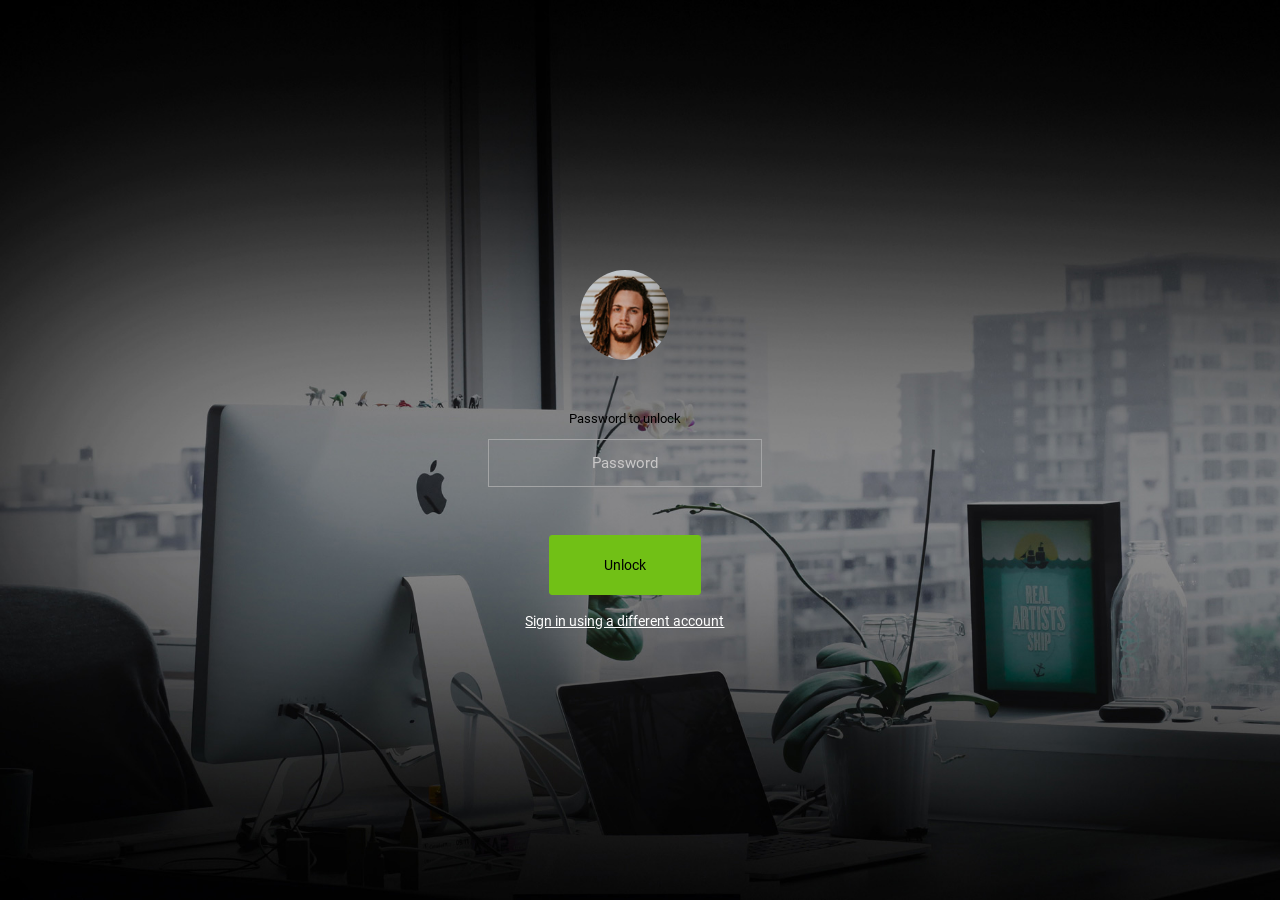
<file: admin/pages/samples/lock-screen.html>
<!DOCTYPE html>
<html lang="en">

<head>
  <!-- Required meta tags -->
  <meta charset="utf-8">
  <meta name="viewport" content="width=device-width, initial-scale=1, shrink-to-fit=no">
  <title>RoyalUI Admin</title>
  <!-- plugins:css -->
  <link rel="stylesheet" href="../../vendors/ti-icons/css/themify-icons.css">
  <link rel="stylesheet" href="../../vendors/base/vendor.bundle.base.css">
  <!-- endinject -->
  <!-- plugin css for this page -->
  <!-- End plugin css for this page -->
  <!-- inject:css -->
  <link rel="stylesheet" href="../../css/style.css">
  <!-- endinject -->
  <link rel="shortcut icon" href="../../images/favicon.png" />
</head>

<body>
  <div class="container-scroller">
    <div class="container-fluid page-body-wrapper full-page-wrapper">
      <div class="content-wrapper d-flex align-items-center auth lock-full-bg">
        <div class="row w-100">
          <div class="col-lg-4 mx-auto">
            <div class="auth-form-transparent text-left p-5 text-center">
              <img src="../../images/faces/face13.jpg" class="lock-profile-img" alt="img">
              <form class="pt-5">
                <div class="form-group">
                  <label for="examplePassword1">Password to unlock</label>
                  <input type="password" class="form-control text-center" id="examplePassword1" placeholder="Password">
                </div>
                <div class="mt-5">
                  <a class="btn btn-block btn-success btn-lg font-weight-medium" href="../../index.html">Unlock</a>
                </div>
                <div class="mt-3 text-center">
                  <a href="#" class="auth-link text-white">Sign in using a different account</a>
                </div>
              </form>
            </div>
          </div>
        </div>
      </div>
      <!-- content-wrapper ends -->
    </div>
    <!-- page-body-wrapper ends -->
  </div>
  <!-- container-scroller -->
  <!-- plugins:js -->
  <script src="../../vendors/base/vendor.bundle.base.js"></script>
  <!-- endinject -->
  <!-- inject:js -->
  <script src="../../js/off-canvas.js"></script>
  <script src="../../js/hoverable-collapse.js"></script>
  <script src="../../js/template.js"></script>
  <script src="../../js/todolist.js"></script>
  <!-- endinject -->
</body>

</html>
</file>
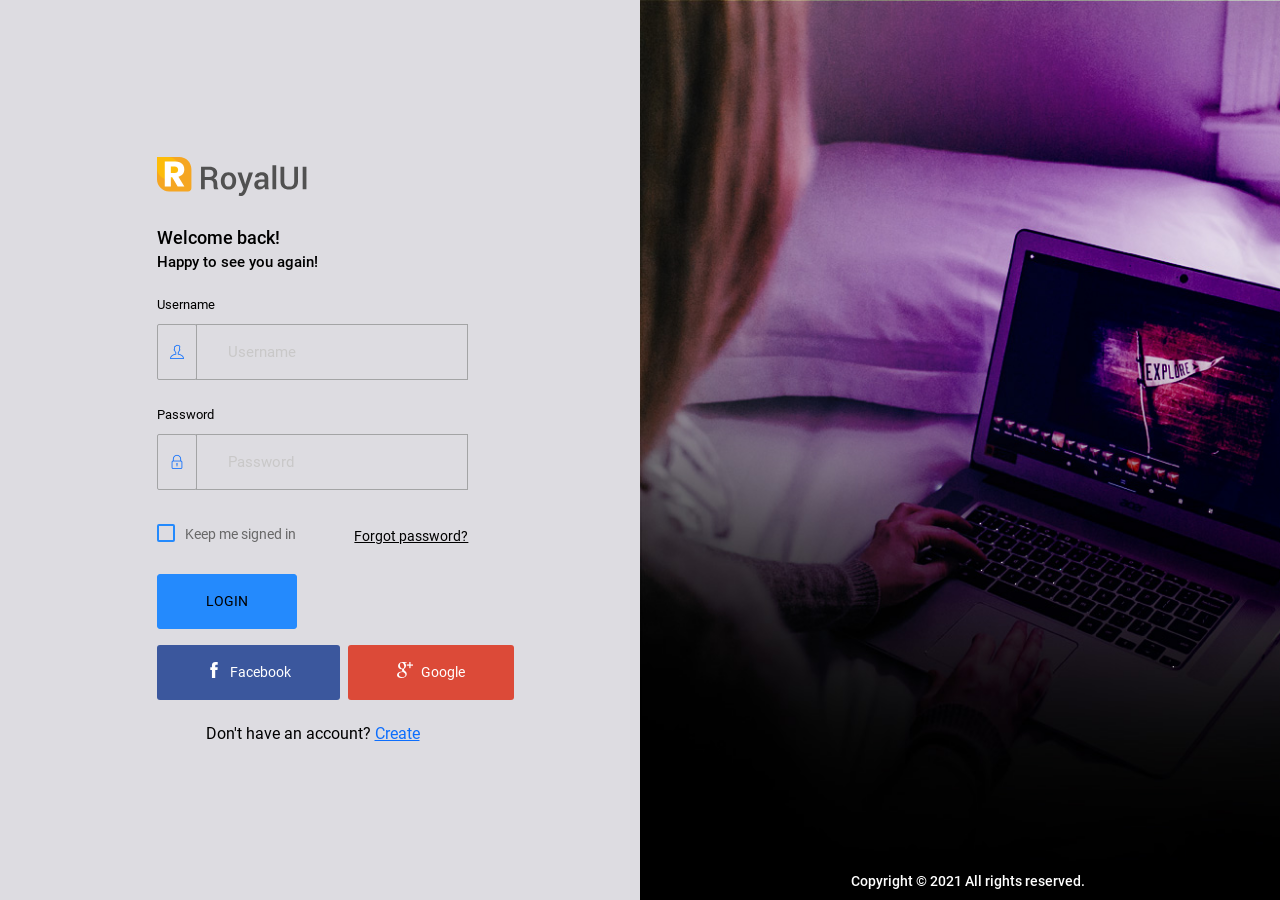
<file: admin/pages/samples/login-2.html>
<!DOCTYPE html>
<html lang="en">

<head>
  <!-- Required meta tags -->
  <meta charset="utf-8">
  <meta name="viewport" content="width=device-width, initial-scale=1, shrink-to-fit=no">
  <title>RoyalUI Admin</title>
  <!-- plugins:css -->
  <link rel="stylesheet" href="../../vendors/ti-icons/css/themify-icons.css">
  <link rel="stylesheet" href="../../vendors/base/vendor.bundle.base.css">
  <!-- endinject -->
  <!-- plugin css for this page -->
  <!-- End plugin css for this page -->
  <!-- inject:css -->
  <link rel="stylesheet" href="../../css/style.css">
  <!-- endinject -->
  <link rel="shortcut icon" href="../../images/favicon.png" />
</head>

<body>
  <div class="container-scroller">
    <div class="container-fluid page-body-wrapper full-page-wrapper">
      <div class="content-wrapper d-flex align-items-stretch auth auth-img-bg">
        <div class="row flex-grow">
          <div class="col-lg-6 d-flex align-items-center justify-content-center">
            <div class="auth-form-transparent text-left p-3">
              <div class="brand-logo">
                <img src="../../images/logo.svg" alt="logo">
              </div>
              <h4>Welcome back!</h4>
              <h6 class="font-weight-light">Happy to see you again!</h6>
              <form class="pt-3">
                <div class="form-group">
                  <label for="exampleInputEmail">Username</label>
                  <div class="input-group">
                    <div class="input-group-prepend bg-transparent">
                      <span class="input-group-text bg-transparent border-right-0">
                        <i class="ti-user text-primary"></i>
                      </span>
                    </div>
                    <input type="text" class="form-control form-control-lg border-left-0" id="exampleInputEmail" placeholder="Username">
                  </div>
                </div>
                <div class="form-group">
                  <label for="exampleInputPassword">Password</label>
                  <div class="input-group">
                    <div class="input-group-prepend bg-transparent">
                      <span class="input-group-text bg-transparent border-right-0">
                        <i class="ti-lock text-primary"></i>
                      </span>
                    </div>
                    <input type="password" class="form-control form-control-lg border-left-0" id="exampleInputPassword" placeholder="Password">                        
                  </div>
                </div>
                <div class="my-2 d-flex justify-content-between align-items-center">
                  <div class="form-check">
                    <label class="form-check-label text-muted">
                      <input type="checkbox" class="form-check-input">
                      Keep me signed in
                    </label>
                  </div>
                  <a href="#" class="auth-link text-black">Forgot password?</a>
                </div>
                <div class="my-3">
                  <a class="btn btn-block btn-primary btn-lg font-weight-medium auth-form-btn" href="../../index.html">LOGIN</a>
                </div>
                <div class="mb-2 d-flex">
                  <button type="button" class="btn btn-facebook auth-form-btn flex-grow me-1">
                    <i class="ti-facebook me-2"></i>Facebook
                  </button>
                  <button type="button" class="btn btn-google auth-form-btn flex-grow ms-1">
                    <i class="ti-google me-2"></i>Google
                  </button>
                </div>
                <div class="text-center mt-4 font-weight-light">
                  Don't have an account? <a href="register-2.html" class="text-primary">Create</a>
                </div>
              </form>
            </div>
          </div>
          <div class="col-lg-6 login-half-bg d-flex flex-row">
            <p class="text-white font-weight-medium text-center flex-grow align-self-end">Copyright &copy; 2021  All rights reserved.</p>
          </div>
        </div>
      </div>
      <!-- content-wrapper ends -->
    </div>
    <!-- page-body-wrapper ends -->
  </div>
  <!-- container-scroller -->
  <!-- plugins:js -->
  <script src="../../vendors/base/vendor.bundle.base.js"></script>
  <!-- endinject -->
  <!-- inject:js -->
  <script src="../../js/off-canvas.js"></script>
  <script src="../../js/hoverable-collapse.js"></script>
  <script src="../../js/template.js"></script>
  <script src="../../js/todolist.js"></script>
  <!-- endinject -->
</body>

</html>
</file>
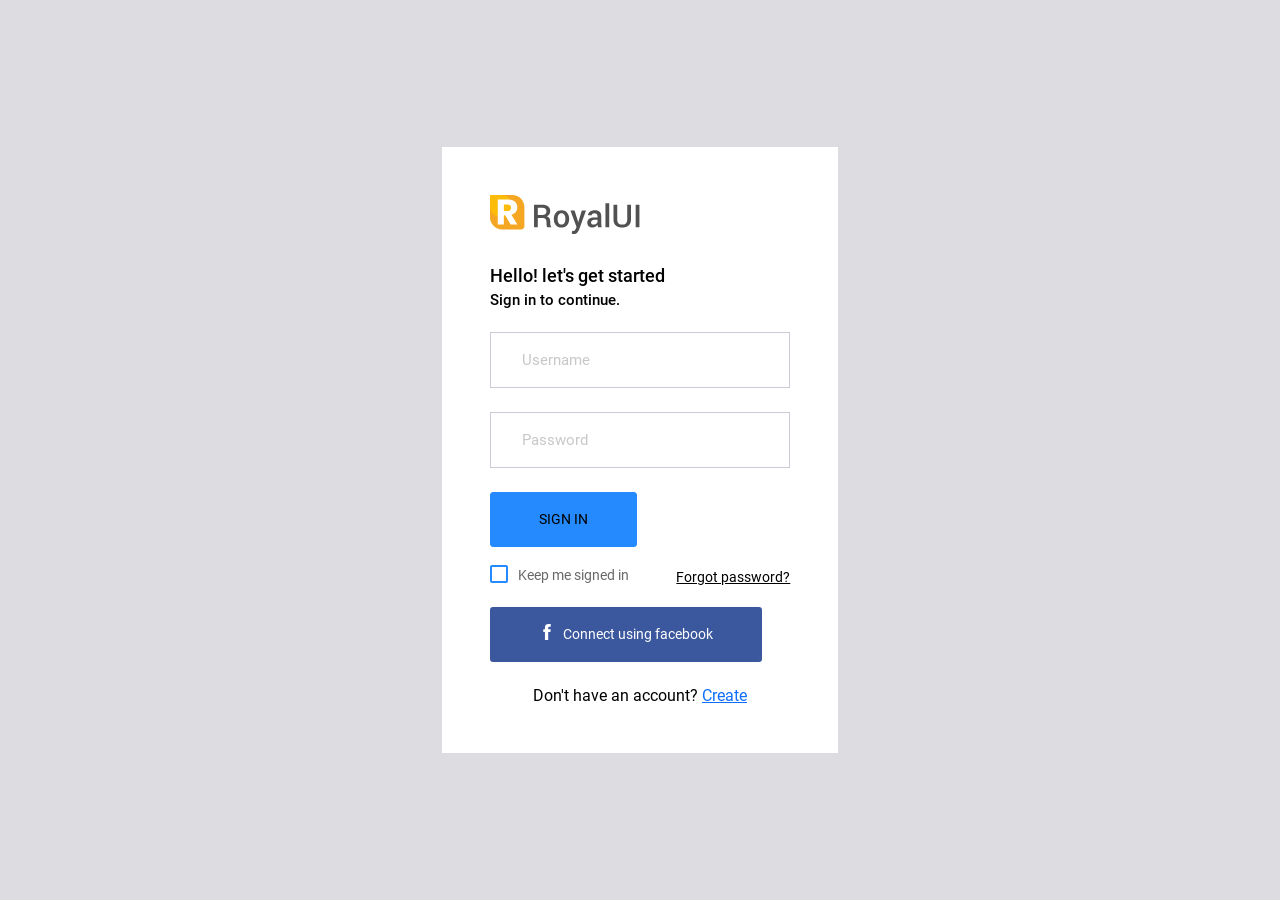
<file: admin/pages/samples/login.html>
<!DOCTYPE html>
<html lang="en">

<head>
  <!-- Required meta tags -->
  <meta charset="utf-8">
  <meta name="viewport" content="width=device-width, initial-scale=1, shrink-to-fit=no">
  <title>RoyalUI Admin</title>
  <!-- plugins:css -->
  <link rel="stylesheet" href="../../vendors/ti-icons/css/themify-icons.css">
  <link rel="stylesheet" href="../../vendors/base/vendor.bundle.base.css">
  <!-- endinject -->
  <!-- plugin css for this page -->
  <!-- End plugin css for this page -->
  <!-- inject:css -->
  <link rel="stylesheet" href="../../css/style.css">
  <!-- endinject -->
  <link rel="shortcut icon" href="../../images/favicon.png" />
</head>

<body>
  <div class="container-scroller">
    <div class="container-fluid page-body-wrapper full-page-wrapper">
      <div class="content-wrapper d-flex align-items-center auth px-0">
        <div class="row w-100 mx-0">
          <div class="col-lg-4 mx-auto">
            <div class="auth-form-light text-left py-5 px-4 px-sm-5">
              <div class="brand-logo">
                <img src="../../images/logo.svg" alt="logo">
              </div>
              <h4>Hello! let's get started</h4>
              <h6 class="font-weight-light">Sign in to continue.</h6>
              <form class="pt-3">
                <div class="form-group">
                  <input type="email" class="form-control form-control-lg" id="exampleInputEmail1" placeholder="Username">
                </div>
                <div class="form-group">
                  <input type="password" class="form-control form-control-lg" id="exampleInputPassword1" placeholder="Password">
                </div>
                <div class="mt-3">
                  <a class="btn btn-block btn-primary btn-lg font-weight-medium auth-form-btn" href="../../index.html">SIGN IN</a>
                </div>
                <div class="my-2 d-flex justify-content-between align-items-center">
                  <div class="form-check">
                    <label class="form-check-label text-muted">
                      <input type="checkbox" class="form-check-input">
                      Keep me signed in
                    </label>
                  </div>
                  <a href="#" class="auth-link text-black">Forgot password?</a>
                </div>
                <div class="mb-2">
                  <button type="button" class="btn btn-block btn-facebook auth-form-btn">
                    <i class="ti-facebook me-2"></i>Connect using facebook
                  </button>
                </div>
                <div class="text-center mt-4 font-weight-light">
                  Don't have an account? <a href="register.html" class="text-primary">Create</a>
                </div>
              </form>
            </div>
          </div>
        </div>
      </div>
      <!-- content-wrapper ends -->
    </div>
    <!-- page-body-wrapper ends -->
  </div>
  <!-- container-scroller -->
  <!-- plugins:js -->
  <script src="../../vendors/base/vendor.bundle.base.js"></script>
  <!-- endinject -->
  <!-- inject:js -->
  <script src="../../js/off-canvas.js"></script>
  <script src="../../js/hoverable-collapse.js"></script>
  <script src="../../js/template.js"></script>
  <script src="../../js/todolist.js"></script>
  <!-- endinject -->
</body>

</html>
</file>
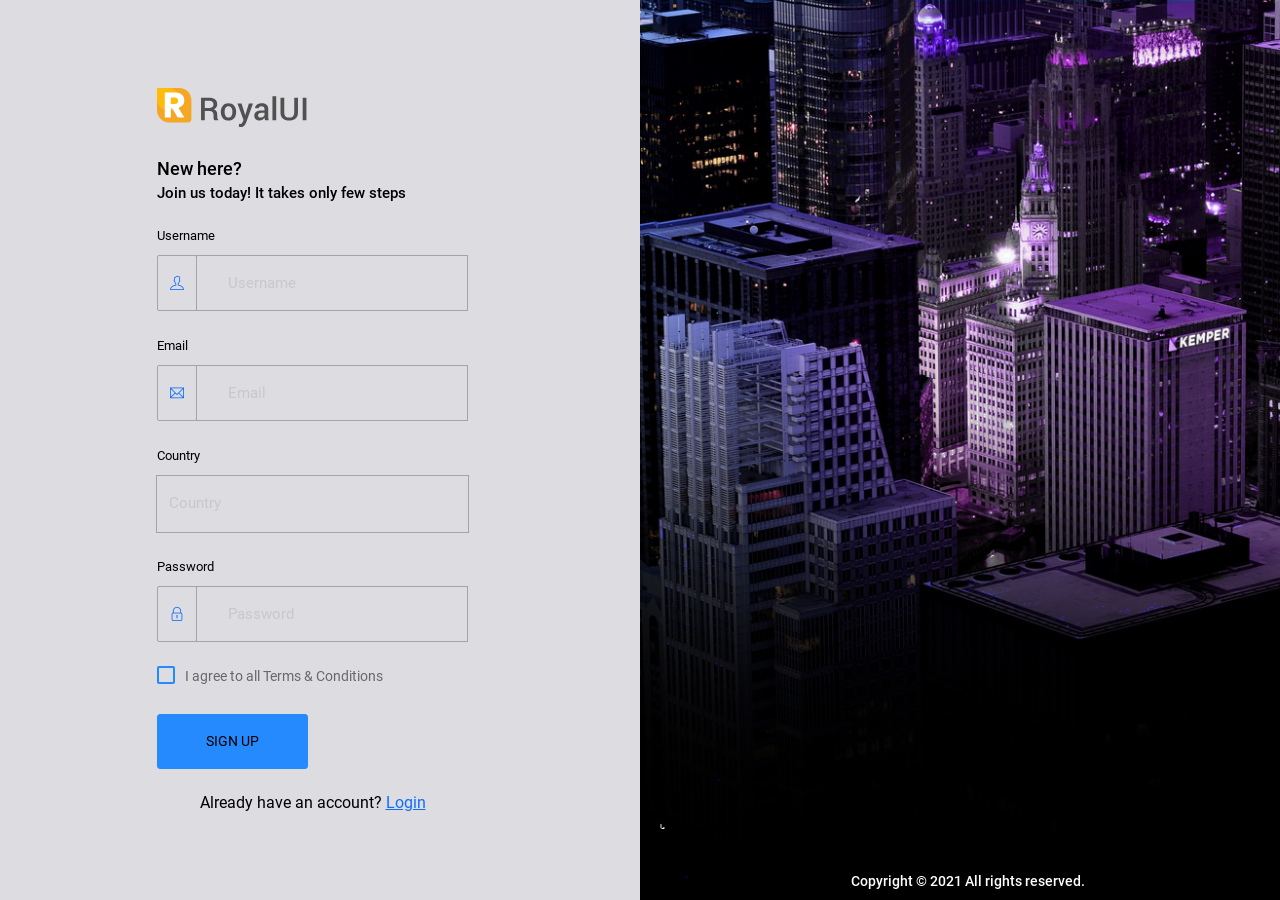
<file: admin/pages/samples/register-2.html>
<!DOCTYPE html>
<html lang="en">

<head>
  <!-- Required meta tags -->
  <meta charset="utf-8">
  <meta name="viewport" content="width=device-width, initial-scale=1, shrink-to-fit=no">
  <title>RoyalUI Admin</title>
  <!-- plugins:css -->
  <link rel="stylesheet" href="../../vendors/ti-icons/css/themify-icons.css">
  <link rel="stylesheet" href="../../vendors/base/vendor.bundle.base.css">
  <!-- endinject -->
  <!-- plugin css for this page -->
  <!-- End plugin css for this page -->
  <!-- inject:css -->
  <link rel="stylesheet" href="../../css/style.css">
  <!-- endinject -->
  <link rel="shortcut icon" href="../../images/favicon.png" />
</head>

<body>
  <div class="container-scroller">
    <div class="container-fluid page-body-wrapper full-page-wrapper">
      <div class="content-wrapper d-flex align-items-stretch auth auth-img-bg">
        <div class="row flex-grow">
          <div class="col-lg-6 d-flex align-items-center justify-content-center">
            <div class="auth-form-transparent text-left p-3">
              <div class="brand-logo">
                <img src="../../images/logo.svg" alt="logo">
              </div>
              <h4>New here?</h4>
              <h6 class="font-weight-light">Join us today! It takes only few steps</h6>
              <form class="pt-3">
                <div class="form-group">
                  <label>Username</label>
                  <div class="input-group">
                    <div class="input-group-prepend bg-transparent">
                      <span class="input-group-text bg-transparent border-right-0">
                        <i class="ti-user text-primary"></i>
                      </span>
                    </div>
                    <input type="text" class="form-control form-control-lg border-left-0" placeholder="Username">
                  </div>
                </div>
                <div class="form-group">
                  <label>Email</label>
                  <div class="input-group">
                    <div class="input-group-prepend bg-transparent">
                      <span class="input-group-text bg-transparent border-right-0">
                        <i class="ti-email text-primary"></i>
                      </span>
                    </div>
                    <input type="email" class="form-control form-control-lg border-left-0" placeholder="Email">
                  </div>
                </div>
                <div class="form-group">
                  <label>Country</label>
                  <select class="form-control form-control-lg" id="exampleFormControlSelect2">
                    <option>Country</option>
                    <option>United States of America</option>
                    <option>United Kingdom</option>
                    <option>India</option>
                    <option>Germany</option>
                    <option>Argentina</option>
                  </select>
                </div>
                <div class="form-group">
                  <label>Password</label>
                  <div class="input-group">
                    <div class="input-group-prepend bg-transparent">
                      <span class="input-group-text bg-transparent border-right-0">
                        <i class="ti-lock text-primary"></i>
                      </span>
                    </div>
                    <input type="password" class="form-control form-control-lg border-left-0" id="exampleInputPassword" placeholder="Password">                        
                  </div>
                </div>
                <div class="mb-4">
                  <div class="form-check">
                    <label class="form-check-label text-muted">
                      <input type="checkbox" class="form-check-input">
                      I agree to all Terms & Conditions
                    </label>
                  </div>
                </div>
                <div class="mt-3">
                  <a class="btn btn-block btn-primary btn-lg font-weight-medium auth-form-btn" href="../../index.html">SIGN UP</a>
                </div>
                <div class="text-center mt-4 font-weight-light">
                  Already have an account? <a href="login.html" class="text-primary">Login</a>
                </div>
              </form>
            </div>
          </div>
          <div class="col-lg-6 register-half-bg d-flex flex-row">
            <p class="text-white font-weight-medium text-center flex-grow align-self-end">Copyright &copy; 2021  All rights reserved.</p>
          </div>
        </div>
      </div>
      <!-- content-wrapper ends -->
    </div>
    <!-- page-body-wrapper ends -->
  </div>
  <!-- container-scroller -->
  <!-- plugins:js -->
  <script src="../../vendors/base/vendor.bundle.base.js"></script>
  <!-- endinject -->
  <!-- inject:js -->
  <script src="../../js/off-canvas.js"></script>
  <script src="../../js/hoverable-collapse.js"></script>
  <script src="../../js/template.js"></script>
  <script src="../../js/todolist.js"></script>
  <!-- endinject -->
</body>

</html>
</file>
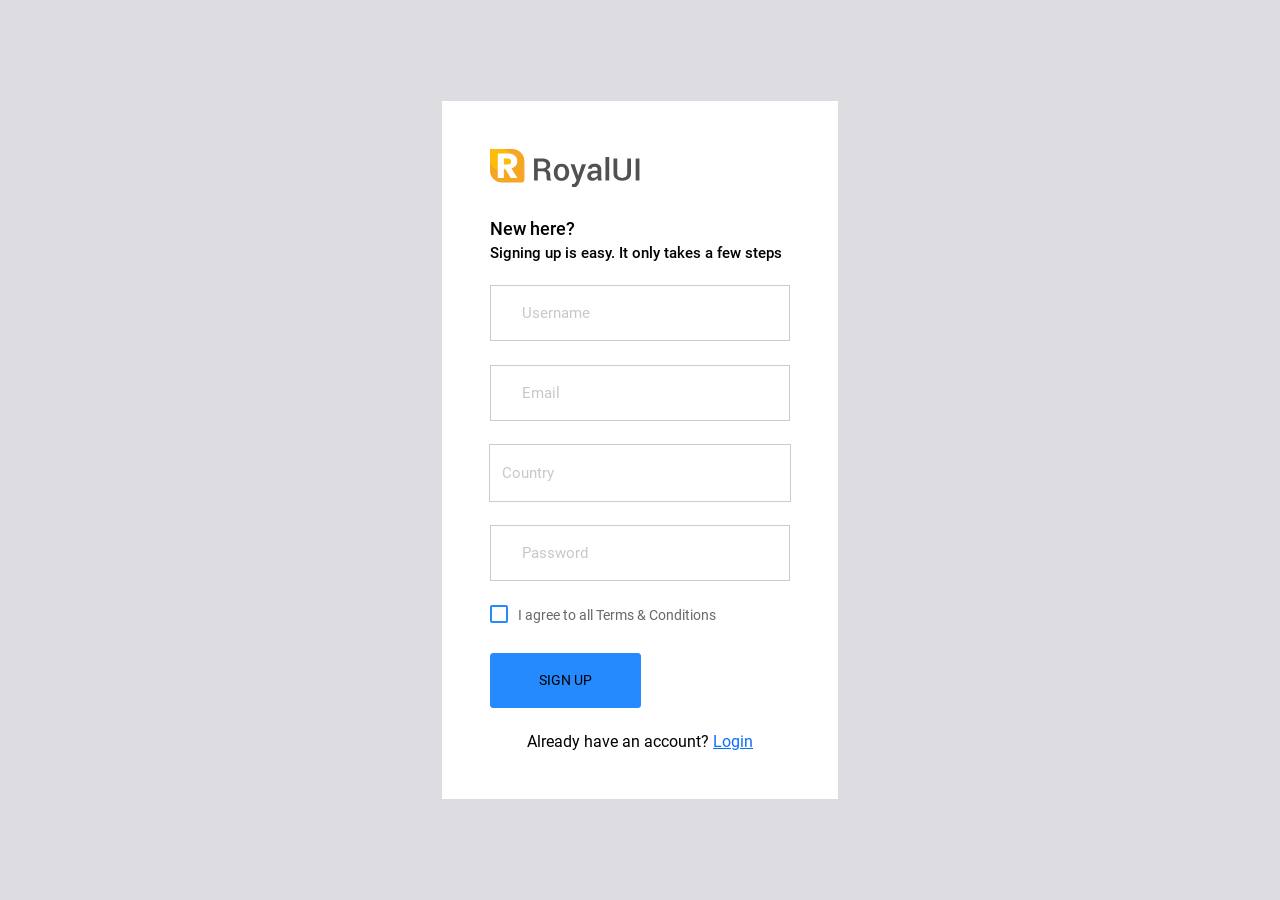
<file: admin/pages/samples/register.html>
<!DOCTYPE html>
<html lang="en">

<head>
  <!-- Required meta tags -->
  <meta charset="utf-8">
  <meta name="viewport" content="width=device-width, initial-scale=1, shrink-to-fit=no">
  <title>RoyalUI Admin</title>
  <!-- plugins:css -->
  <link rel="stylesheet" href="../../vendors/ti-icons/css/themify-icons.css">
  <link rel="stylesheet" href="../../vendors/base/vendor.bundle.base.css">
  <!-- endinject -->
  <!-- plugin css for this page -->
  <!-- End plugin css for this page -->
  <!-- inject:css -->
  <link rel="stylesheet" href="../../css/style.css">
  <!-- endinject -->
  <link rel="shortcut icon" href="../../images/favicon.png" />
</head>

<body>
  <div class="container-scroller">
    <div class="container-fluid page-body-wrapper full-page-wrapper">
      <div class="content-wrapper d-flex align-items-center auth px-0">
        <div class="row w-100 mx-0">
          <div class="col-lg-4 mx-auto">
            <div class="auth-form-light text-left py-5 px-4 px-sm-5">
              <div class="brand-logo">
                <img src="../../images/logo.svg" alt="logo">
              </div>
              <h4>New here?</h4>
              <h6 class="font-weight-light">Signing up is easy. It only takes a few steps</h6>
              <form class="pt-3">
                <div class="form-group">
                  <input type="text" class="form-control form-control-lg" id="exampleInputUsername1" placeholder="Username">
                </div>
                <div class="form-group">
                  <input type="email" class="form-control form-control-lg" id="exampleInputEmail1" placeholder="Email">
                </div>
                <div class="form-group">
                  <select class="form-control form-control-lg" id="exampleFormControlSelect2">
                    <option>Country</option>
                    <option>United States of America</option>
                    <option>United Kingdom</option>
                    <option>India</option>
                    <option>Germany</option>
                    <option>Argentina</option>
                  </select>
                </div>
                <div class="form-group">
                  <input type="password" class="form-control form-control-lg" id="exampleInputPassword1" placeholder="Password">
                </div>
                <div class="mb-4">
                  <div class="form-check">
                    <label class="form-check-label text-muted">
                      <input type="checkbox" class="form-check-input">
                      I agree to all Terms & Conditions
                    </label>
                  </div>
                </div>
                <div class="mt-3">
                  <a class="btn btn-block btn-primary btn-lg font-weight-medium auth-form-btn" href="../../index.html">SIGN UP</a>
                </div>
                <div class="text-center mt-4 font-weight-light">
                  Already have an account? <a href="login.html" class="text-primary">Login</a>
                </div>
              </form>
            </div>
          </div>
        </div>
      </div>
      <!-- content-wrapper ends -->
    </div>
    <!-- page-body-wrapper ends -->
  </div>
  <!-- container-scroller -->
  <!-- plugins:js -->
  <script src="../../vendors/base/vendor.bundle.base.js"></script>
  <!-- endinject -->
  <!-- inject:js -->
  <script src="../../js/off-canvas.js"></script>
  <script src="../../js/hoverable-collapse.js"></script>
  <script src="../../js/template.js"></script>
  <script src="../../js/todolist.js"></script>
  <!-- endinject -->
</body>

</html>
</file>
<file: admin/vendors/ti-icons/css/themify-icons.css>
@font-face {
	font-family: 'themify';
	src:url('../fonts/themify.eot');
	src:url('../fonts/themify.eot?#iefix') format('embedded-opentype'),
		url('../fonts/themify.woff') format('woff'),
		url('../fonts/themify.ttf') format('truetype'),
		url('../fonts/themify.svg') format('svg');
	font-weight: normal;
	font-style: normal;
}

[class^="ti-"], [class*=" ti-"] {
	font-family: 'themify';
	speak: none;
	font-style: normal;
	font-weight: normal;
	font-variant: normal;
	text-transform: none;
	line-height: 1;

	/* Better Font Rendering =========== */
	-webkit-font-smoothing: antialiased;
	-moz-osx-font-smoothing: grayscale;
}

.ti-wand:before {
	content: "\e600";
}
.ti-volume:before {
	content: "\e601";
}
.ti-user:before {
	content: "\e602";
}
.ti-unlock:before {
	content: "\e603";
}
.ti-unlink:before {
	content: "\e604";
}
.ti-trash:before {
	content: "\e605";
}
.ti-thought:before {
	content: "\e606";
}
.ti-target:before {
	content: "\e607";
}
.ti-tag:before {
	content: "\e608";
}
.ti-tablet:before {
	content: "\e609";
}
.ti-star:before {
	content: "\e60a";
}
.ti-spray:before {
	content: "\e60b";
}
.ti-signal:before {
	content: "\e60c";
}
.ti-shopping-cart:before {
	content: "\e60d";
}
.ti-shopping-cart-full:before {
	content: "\e60e";
}
.ti-settings:before {
	content: "\e60f";
}
.ti-search:before {
	content: "\e610";
}
.ti-zoom-in:before {
	content: "\e611";
}
.ti-zoom-out:before {
	content: "\e612";
}
.ti-cut:before {
	content: "\e613";
}
.ti-ruler:before {
	content: "\e614";
}
.ti-ruler-pencil:before {
	content: "\e615";
}
.ti-ruler-alt:before {
	content: "\e616";
}
.ti-bookmark:before {
	content: "\e617";
}
.ti-bookmark-alt:before {
	content: "\e618";
}
.ti-reload:before {
	content: "\e619";
}
.ti-plus:before {
	content: "\e61a";
}
.ti-pin:before {
	content: "\e61b";
}
.ti-pencil:before {
	content: "\e61c";
}
.ti-pencil-alt:before {
	content: "\e61d";
}
.ti-paint-roller:before {
	content: "\e61e";
}
.ti-paint-bucket:before {
	content: "\e61f";
}
.ti-na:before {
	content: "\e620";
}
.ti-mobile:before {
	content: "\e621";
}
.ti-minus:before {
	content: "\e622";
}
.ti-medall:before {
	content: "\e623";
}
.ti-medall-alt:before {
	content: "\e624";
}
.ti-marker:before {
	content: "\e625";
}
.ti-marker-alt:before {
	content: "\e626";
}
.ti-arrow-up:before {
	content: "\e627";
}
.ti-arrow-right:before {
	content: "\e628";
}
.ti-arrow-left:before {
	content: "\e629";
}
.ti-arrow-down:before {
	content: "\e62a";
}
.ti-lock:before {
	content: "\e62b";
}
.ti-location-arrow:before {
	content: "\e62c";
}
.ti-link:before {
	content: "\e62d";
}
.ti-layout:before {
	content: "\e62e";
}
.ti-layers:before {
	content: "\e62f";
}
.ti-layers-alt:before {
	content: "\e630";
}
.ti-key:before {
	content: "\e631";
}
.ti-import:before {
	content: "\e632";
}
.ti-image:before {
	content: "\e633";
}
.ti-heart:before {
	content: "\e634";
}
.ti-heart-broken:before {
	content: "\e635";
}
.ti-hand-stop:before {
	content: "\e636";
}
.ti-hand-open:before {
	content: "\e637";
}
.ti-hand-drag:before {
	content: "\e638";
}
.ti-folder:before {
	content: "\e639";
}
.ti-flag:before {
	content: "\e63a";
}
.ti-flag-alt:before {
	content: "\e63b";
}
.ti-flag-alt-2:before {
	content: "\e63c";
}
.ti-eye:before {
	content: "\e63d";
}
.ti-export:before {
	content: "\e63e";
}
.ti-exchange-vertical:before {
	content: "\e63f";
}
.ti-desktop:before {
	content: "\e640";
}
.ti-cup:before {
	content: "\e641";
}
.ti-crown:before {
	content: "\e642";
}
.ti-comments:before {
	content: "\e643";
}
.ti-comment:before {
	content: "\e644";
}
.ti-comment-alt:before {
	content: "\e645";
}
.ti-close:before {
	content: "\e646";
}
.ti-clip:before {
	content: "\e647";
}
.ti-angle-up:before {
	content: "\e648";
}
.ti-angle-right:before {
	content: "\e649";
}
.ti-angle-left:before {
	content: "\e64a";
}
.ti-angle-down:before {
	content: "\e64b";
}
.ti-check:before {
	content: "\e64c";
}
.ti-check-box:before {
	content: "\e64d";
}
.ti-camera:before {
	content: "\e64e";
}
.ti-announcement:before {
	content: "\e64f";
}
.ti-brush:before {
	content: "\e650";
}
.ti-briefcase:before {
	content: "\e651";
}
.ti-bolt:before {
	content: "\e652";
}
.ti-bolt-alt:before {
	content: "\e653";
}
.ti-blackboard:before {
	content: "\e654";
}
.ti-bag:before {
	content: "\e655";
}
.ti-move:before {
	content: "\e656";
}
.ti-arrows-vertical:before {
	content: "\e657";
}
.ti-arrows-horizontal:before {
	content: "\e658";
}
.ti-fullscreen:before {
	content: "\e659";
}
.ti-arrow-top-right:before {
	content: "\e65a";
}
.ti-arrow-top-left:before {
	content: "\e65b";
}
.ti-arrow-circle-up:before {
	content: "\e65c";
}
.ti-arrow-circle-right:before {
	content: "\e65d";
}
.ti-arrow-circle-left:before {
	content: "\e65e";
}
.ti-arrow-circle-down:before {
	content: "\e65f";
}
.ti-angle-double-up:before {
	content: "\e660";
}
.ti-angle-double-right:before {
	content: "\e661";
}
.ti-angle-double-left:before {
	content: "\e662";
}
.ti-angle-double-down:before {
	content: "\e663";
}
.ti-zip:before {
	content: "\e664";
}
.ti-world:before {
	content: "\e665";
}
.ti-wheelchair:before {
	content: "\e666";
}
.ti-view-list:before {
	content: "\e667";
}
.ti-view-list-alt:before {
	content: "\e668";
}
.ti-view-grid:before {
	content: "\e669";
}
.ti-uppercase:before {
	content: "\e66a";
}
.ti-upload:before {
	content: "\e66b";
}
.ti-underline:before {
	content: "\e66c";
}
.ti-truck:before {
	content: "\e66d";
}
.ti-timer:before {
	content: "\e66e";
}
.ti-ticket:before {
	content: "\e66f";
}
.ti-thumb-up:before {
	content: "\e670";
}
.ti-thumb-down:before {
	content: "\e671";
}
.ti-text:before {
	content: "\e672";
}
.ti-stats-up:before {
	content: "\e673";
}
.ti-stats-down:before {
	content: "\e674";
}
.ti-split-v:before {
	content: "\e675";
}
.ti-split-h:before {
	content: "\e676";
}
.ti-smallcap:before {
	content: "\e677";
}
.ti-shine:before {
	content: "\e678";
}
.ti-shift-right:before {
	content: "\e679";
}
.ti-shift-left:before {
	content: "\e67a";
}
.ti-shield:before {
	content: "\e67b";
}
.ti-notepad:before {
	content: "\e67c";
}
.ti-server:before {
	content: "\e67d";
}
.ti-quote-right:before {
	content: "\e67e";
}
.ti-quote-left:before {
	content: "\e67f";
}
.ti-pulse:before {
	content: "\e680";
}
.ti-printer:before {
	content: "\e681";
}
.ti-power-off:before {
	content: "\e682";
}
.ti-plug:before {
	content: "\e683";
}
.ti-pie-chart:before {
	content: "\e684";
}
.ti-paragraph:before {
	content: "\e685";
}
.ti-panel:before {
	content: "\e686";
}
.ti-package:before {
	content: "\e687";
}
.ti-music:before {
	content: "\e688";
}
.ti-music-alt:before {
	content: "\e689";
}
.ti-mouse:before {
	content: "\e68a";
}
.ti-mouse-alt:before {
	content: "\e68b";
}
.ti-money:before {
	content: "\e68c";
}
.ti-microphone:before {
	content: "\e68d";
}
.ti-menu:before {
	content: "\e68e";
}
.ti-menu-alt:before {
	content: "\e68f";
}
.ti-map:before {
	content: "\e690";
}
.ti-map-alt:before {
	content: "\e691";
}
.ti-loop:before {
	content: "\e692";
}
.ti-location-pin:before {
	content: "\e693";
}
.ti-list:before {
	content: "\e694";
}
.ti-light-bulb:before {
	content: "\e695";
}
.ti-Italic:before {
	content: "\e696";
}
.ti-info:before {
	content: "\e697";
}
.ti-infinite:before {
	content: "\e698";
}
.ti-id-badge:before {
	content: "\e699";
}
.ti-hummer:before {
	content: "\e69a";
}
.ti-home:before {
	content: "\e69b";
}
.ti-help:before {
	content: "\e69c";
}
.ti-headphone:before {
	content: "\e69d";
}
.ti-harddrives:before {
	content: "\e69e";
}
.ti-harddrive:before {
	content: "\e69f";
}
.ti-gift:before {
	content: "\e6a0";
}
.ti-game:before {
	content: "\e6a1";
}
.ti-filter:before {
	content: "\e6a2";
}
.ti-files:before {
	content: "\e6a3";
}
.ti-file:before {
	content: "\e6a4";
}
.ti-eraser:before {
	content: "\e6a5";
}
.ti-envelope:before {
	content: "\e6a6";
}
.ti-download:before {
	content: "\e6a7";
}
.ti-direction:before {
	content: "\e6a8";
}
.ti-direction-alt:before {
	content: "\e6a9";
}
.ti-dashboard:before {
	content: "\e6aa";
}
.ti-control-stop:before {
	content: "\e6ab";
}
.ti-control-shuffle:before {
	content: "\e6ac";
}
.ti-control-play:before {
	content: "\e6ad";
}
.ti-control-pause:before {
	content: "\e6ae";
}
.ti-control-forward:before {
	content: "\e6af";
}
.ti-control-backward:before {
	content: "\e6b0";
}
.ti-cloud:before {
	content: "\e6b1";
}
.ti-cloud-up:before {
	content: "\e6b2";
}
.ti-cloud-down:before {
	content: "\e6b3";
}
.ti-clipboard:before {
	content: "\e6b4";
}
.ti-car:before {
	content: "\e6b5";
}
.ti-calendar:before {
	content: "\e6b6";
}
.ti-book:before {
	content: "\e6b7";
}
.ti-bell:before {
	content: "\e6b8";
}
.ti-basketball:before {
	content: "\e6b9";
}
.ti-bar-chart:before {
	content: "\e6ba";
}
.ti-bar-chart-alt:before {
	content: "\e6bb";
}
.ti-back-right:before {
	content: "\e6bc";
}
.ti-back-left:before {
	content: "\e6bd";
}
.ti-arrows-corner:before {
	content: "\e6be";
}
.ti-archive:before {
	content: "\e6bf";
}
.ti-anchor:before {
	content: "\e6c0";
}
.ti-align-right:before {
	content: "\e6c1";
}
.ti-align-left:before {
	content: "\e6c2";
}
.ti-align-justify:before {
	content: "\e6c3";
}
.ti-align-center:before {
	content: "\e6c4";
}
.ti-alert:before {
	content: "\e6c5";
}
.ti-alarm-clock:before {
	content: "\e6c6";
}
.ti-agenda:before {
	content: "\e6c7";
}
.ti-write:before {
	content: "\e6c8";
}
.ti-window:before {
	content: "\e6c9";
}
.ti-widgetized:before {
	content: "\e6ca";
}
.ti-widget:before {
	content: "\e6cb";
}
.ti-widget-alt:before {
	content: "\e6cc";
}
.ti-wallet:before {
	content: "\e6cd";
}
.ti-video-clapper:before {
	content: "\e6ce";
}
.ti-video-camera:before {
	content: "\e6cf";
}
.ti-vector:before {
	content: "\e6d0";
}
.ti-themify-logo:before {
	content: "\e6d1";
}
.ti-themify-favicon:before {
	content: "\e6d2";
}
.ti-themify-favicon-alt:before {
	content: "\e6d3";
}
.ti-support:before {
	content: "\e6d4";
}
.ti-stamp:before {
	content: "\e6d5";
}
.ti-split-v-alt:before {
	content: "\e6d6";
}
.ti-slice:before {
	content: "\e6d7";
}
.ti-shortcode:before {
	content: "\e6d8";
}
.ti-shift-right-alt:before {
	content: "\e6d9";
}
.ti-shift-left-alt:before {
	content: "\e6da";
}
.ti-ruler-alt-2:before {
	content: "\e6db";
}
.ti-receipt:before {
	content: "\e6dc";
}
.ti-pin2:before {
	content: "\e6dd";
}
.ti-pin-alt:before {
	content: "\e6de";
}
.ti-pencil-alt2:before {
	content: "\e6df";
}
.ti-palette:before {
	content: "\e6e0";
}
.ti-more:before {
	content: "\e6e1";
}
.ti-more-alt:before {
	content: "\e6e2";
}
.ti-microphone-alt:before {
	content: "\e6e3";
}
.ti-magnet:before {
	content: "\e6e4";
}
.ti-line-double:before {
	content: "\e6e5";
}
.ti-line-dotted:before {
	content: "\e6e6";
}
.ti-line-dashed:before {
	content: "\e6e7";
}
.ti-layout-width-full:before {
	content: "\e6e8";
}
.ti-layout-width-default:before {
	content: "\e6e9";
}
.ti-layout-width-default-alt:before {
	content: "\e6ea";
}
.ti-layout-tab:before {
	content: "\e6eb";
}
.ti-layout-tab-window:before {
	content: "\e6ec";
}
.ti-layout-tab-v:before {
	content: "\e6ed";
}
.ti-layout-tab-min:before {
	content: "\e6ee";
}
.ti-layout-slider:before {
	content: "\e6ef";
}
.ti-layout-slider-alt:before {
	content: "\e6f0";
}
.ti-layout-sidebar-right:before {
	content: "\e6f1";
}
.ti-layout-sidebar-none:before {
	content: "\e6f2";
}
.ti-layout-sidebar-left:before {
	content: "\e6f3";
}
.ti-layout-placeholder:before {
	content: "\e6f4";
}
.ti-layout-menu:before {
	content: "\e6f5";
}
.ti-layout-menu-v:before {
	content: "\e6f6";
}
.ti-layout-menu-separated:before {
	content: "\e6f7";
}
.ti-layout-menu-full:before {
	content: "\e6f8";
}
.ti-layout-media-right-alt:before {
	content: "\e6f9";
}
.ti-layout-media-right:before {
	content: "\e6fa";
}
.ti-layout-media-overlay:before {
	content: "\e6fb";
}
.ti-layout-media-overlay-alt:before {
	content: "\e6fc";
}
.ti-layout-media-overlay-alt-2:before {
	content: "\e6fd";
}
.ti-layout-media-left-alt:before {
	content: "\e6fe";
}
.ti-layout-media-left:before {
	content: "\e6ff";
}
.ti-layout-media-center-alt:before {
	content: "\e700";
}
.ti-layout-media-center:before {
	content: "\e701";
}
.ti-layout-list-thumb:before {
	content: "\e702";
}
.ti-layout-list-thumb-alt:before {
	content: "\e703";
}
.ti-layout-list-post:before {
	content: "\e704";
}
.ti-layout-list-large-image:before {
	content: "\e705";
}
.ti-layout-line-solid:before {
	content: "\e706";
}
.ti-layout-grid4:before {
	content: "\e707";
}
.ti-layout-grid3:before {
	content: "\e708";
}
.ti-layout-grid2:before {
	content: "\e709";
}
.ti-layout-grid2-thumb:before {
	content: "\e70a";
}
.ti-layout-cta-right:before {
	content: "\e70b";
}
.ti-layout-cta-left:before {
	content: "\e70c";
}
.ti-layout-cta-center:before {
	content: "\e70d";
}
.ti-layout-cta-btn-right:before {
	content: "\e70e";
}
.ti-layout-cta-btn-left:before {
	content: "\e70f";
}
.ti-layout-column4:before {
	content: "\e710";
}
.ti-layout-column3:before {
	content: "\e711";
}
.ti-layout-column2:before {
	content: "\e712";
}
.ti-layout-accordion-separated:before {
	content: "\e713";
}
.ti-layout-accordion-merged:before {
	content: "\e714";
}
.ti-layout-accordion-list:before {
	content: "\e715";
}
.ti-ink-pen:before {
	content: "\e716";
}
.ti-info-alt:before {
	content: "\e717";
}
.ti-help-alt:before {
	content: "\e718";
}
.ti-headphone-alt:before {
	content: "\e719";
}
.ti-hand-point-up:before {
	content: "\e71a";
}
.ti-hand-point-right:before {
	content: "\e71b";
}
.ti-hand-point-left:before {
	content: "\e71c";
}
.ti-hand-point-down:before {
	content: "\e71d";
}
.ti-gallery:before {
	content: "\e71e";
}
.ti-face-smile:before {
	content: "\e71f";
}
.ti-face-sad:before {
	content: "\e720";
}
.ti-credit-card:before {
	content: "\e721";
}
.ti-control-skip-forward:before {
	content: "\e722";
}
.ti-control-skip-backward:before {
	content: "\e723";
}
.ti-control-record:before {
	content: "\e724";
}
.ti-control-eject:before {
	content: "\e725";
}
.ti-comments-smiley:before {
	content: "\e726";
}
.ti-brush-alt:before {
	content: "\e727";
}
.ti-youtube:before {
	content: "\e728";
}
.ti-vimeo:before {
	content: "\e729";
}
.ti-twitter:before {
	content: "\e72a";
}
.ti-time:before {
	content: "\e72b";
}
.ti-tumblr:before {
	content: "\e72c";
}
.ti-skype:before {
	content: "\e72d";
}
.ti-share:before {
	content: "\e72e";
}
.ti-share-alt:before {
	content: "\e72f";
}
.ti-rocket:before {
	content: "\e730";
}
.ti-pinterest:before {
	content: "\e731";
}
.ti-new-window:before {
	content: "\e732";
}
.ti-microsoft:before {
	content: "\e733";
}
.ti-list-ol:before {
	content: "\e734";
}
.ti-linkedin:before {
	content: "\e735";
}
.ti-layout-sidebar-2:before {
	content: "\e736";
}
.ti-layout-grid4-alt:before {
	content: "\e737";
}
.ti-layout-grid3-alt:before {
	content: "\e738";
}
.ti-layout-grid2-alt:before {
	content: "\e739";
}
.ti-layout-column4-alt:before {
	content: "\e73a";
}
.ti-layout-column3-alt:before {
	content: "\e73b";
}
.ti-layout-column2-alt:before {
	content: "\e73c";
}
.ti-instagram:before {
	content: "\e73d";
}
.ti-google:before {
	content: "\e73e";
}
.ti-github:before {
	content: "\e73f";
}
.ti-flickr:before {
	content: "\e740";
}
.ti-facebook:before {
	content: "\e741";
}
.ti-dropbox:before {
	content: "\e742";
}
.ti-dribbble:before {
	content: "\e743";
}
.ti-apple:before {
	content: "\e744";
}
.ti-android:before {
	content: "\e745";
}
.ti-save:before {
	content: "\e746";
}
.ti-save-alt:before {
	content: "\e747";
}
.ti-yahoo:before {
	content: "\e748";
}
.ti-wordpress:before {
	content: "\e749";
}
.ti-vimeo-alt:before {
	content: "\e74a";
}
.ti-twitter-alt:before {
	content: "\e74b";
}
.ti-tumblr-alt:before {
	content: "\e74c";
}
.ti-trello:before {
	content: "\e74d";
}
.ti-stack-overflow:before {
	content: "\e74e";
}
.ti-soundcloud:before {
	content: "\e74f";
}
.ti-sharethis:before {
	content: "\e750";
}
.ti-sharethis-alt:before {
	content: "\e751";
}
.ti-reddit:before {
	content: "\e752";
}
.ti-pinterest-alt:before {
	content: "\e753";
}
.ti-microsoft-alt:before {
	content: "\e754";
}
.ti-linux:before {
	content: "\e755";
}
.ti-jsfiddle:before {
	content: "\e756";
}
.ti-joomla:before {
	content: "\e757";
}
.ti-html5:before {
	content: "\e758";
}
.ti-flickr-alt:before {
	content: "\e759";
}
.ti-email:before {
	content: "\e75a";
}
.ti-drupal:before {
	content: "\e75b";
}
.ti-dropbox-alt:before {
	content: "\e75c";
}
.ti-css3:before {
	content: "\e75d";
}
.ti-rss:before {
	content: "\e75e";
}
.ti-rss-alt:before {
	content: "\e75f";
}
</file>
<file: admin/vendors/base/vendor.bundle.base.css>
/*
 * Container style
 */
.ps {
  overflow: hidden !important;
  overflow-anchor: none;
  -ms-overflow-style: none;
  touch-action: auto;
  -ms-touch-action: auto;
}

/*
 * Scrollbar rail styles
 */
.ps__rail-x {
  display: none;
  opacity: 0;
  transition: background-color .2s linear, opacity .2s linear;
  -webkit-transition: background-color .2s linear, opacity .2s linear;
  height: 15px;
  /* there must be 'bottom' or 'top' for ps__rail-x */
  bottom: 0px;
  /* please don't change 'position' */
  position: absolute;
}

.ps__rail-y {
  display: none;
  opacity: 0;
  transition: background-color .2s linear, opacity .2s linear;
  -webkit-transition: background-color .2s linear, opacity .2s linear;
  width: 15px;
  /* there must be 'right' or 'left' for ps__rail-y */
  right: 0;
  /* please don't change 'position' */
  position: absolute;
}

.ps--active-x > .ps__rail-x,
.ps--active-y > .ps__rail-y {
  display: block;
  background-color: transparent;
}

.ps:hover > .ps__rail-x,
.ps:hover > .ps__rail-y,
.ps--focus > .ps__rail-x,
.ps--focus > .ps__rail-y,
.ps--scrolling-x > .ps__rail-x,
.ps--scrolling-y > .ps__rail-y {
  opacity: 0.6;
}

.ps .ps__rail-x:hover,
.ps .ps__rail-y:hover,
.ps .ps__rail-x:focus,
.ps .ps__rail-y:focus,
.ps .ps__rail-x.ps--clicking,
.ps .ps__rail-y.ps--clicking {
  background-color: #eee;
  opacity: 0.9;
}

/*
 * Scrollbar thumb styles
 */
.ps__thumb-x {
  background-color: #aaa;
  border-radius: 6px;
  transition: background-color .2s linear, height .2s ease-in-out;
  -webkit-transition: background-color .2s linear, height .2s ease-in-out;
  height: 6px;
  /* there must be 'bottom' for ps__thumb-x */
  bottom: 2px;
  /* please don't change 'position' */
  position: absolute;
}

.ps__thumb-y {
  background-color: #aaa;
  border-radius: 6px;
  transition: background-color .2s linear, width .2s ease-in-out;
  -webkit-transition: background-color .2s linear, width .2s ease-in-out;
  width: 6px;
  /* there must be 'right' for ps__thumb-y */
  right: 2px;
  /* please don't change 'position' */
  position: absolute;
}

.ps__rail-x:hover > .ps__thumb-x,
.ps__rail-x:focus > .ps__thumb-x,
.ps__rail-x.ps--clicking .ps__thumb-x {
  background-color: #999;
  height: 11px;
}

.ps__rail-y:hover > .ps__thumb-y,
.ps__rail-y:focus > .ps__thumb-y,
.ps__rail-y.ps--clicking .ps__thumb-y {
  background-color: #999;
  width: 11px;
}

/* MS supports */
@supports (-ms-overflow-style: none) {
  .ps {
    overflow: auto !important;
  }
}

@media screen and (-ms-high-contrast: active), (-ms-high-contrast: none) {
  .ps {
    overflow: auto !important;
  }
}
</file>
